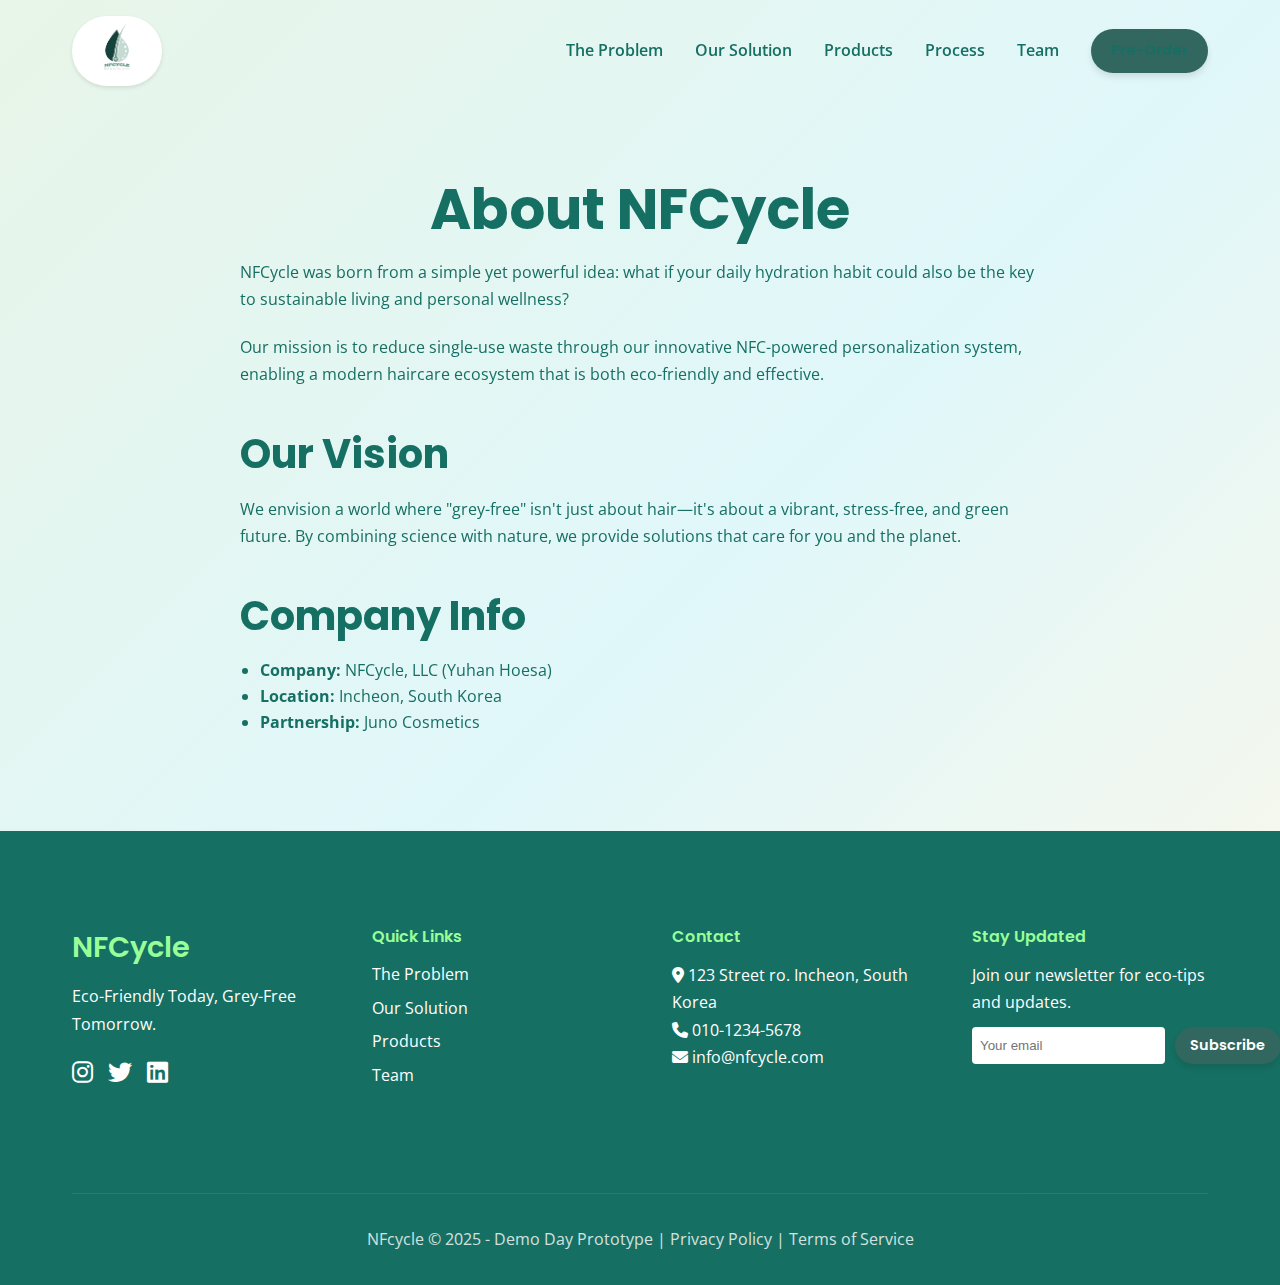
<file: about.html>
<!DOCTYPE html>
<html lang="en">

<head>
    <meta charset="UTF-8">
    <meta name="viewport" content="width=device-width, initial-scale=1.0">
    <title>About Us | NFCycle</title>
    <link rel="preconnect" href="https://fonts.googleapis.com">
    <link rel="preconnect" href="https://fonts.gstatic.com" crossorigin>
    <link
        href="https://fonts.googleapis.com/css2?family=Open+Sans:wght@400;600&family=Poppins:wght@500;600;700&display=swap"
        rel="stylesheet">
    <!-- FontAwesome -->
    <link rel="stylesheet" href="https://cdnjs.cloudflare.com/ajax/libs/font-awesome/6.4.0/css/all.min.css">
    <!-- AOS Animation Library -->
    <link href="https://unpkg.com/aos@2.3.1/dist/aos.css" rel="stylesheet">
    <link rel="stylesheet" href="style.css">
</head>

<body>
    <header>
        <div class="container">
            <nav>
                <a href="index.html" class="logo">
                    <img src="assets/logo.png" alt="NFCycle Logo" style="height: 60px;">
                </a>
                <div class="nav-links" id="navLinks">
                    <a href="index.html#problem">The Problem</a>
                    <a href="index.html#solution">Our Solution</a>
                    <a href="index.html#products">Products</a>
                    <a href="index.html#process">Process</a>
                    <a href="index.html#team">Team</a>
                    <a href="index.html#preorder" class="btn btn-sm">Pre-Order</a>
                </div>
                <div class="hamburger" id="hamburger">
                    <i class="fas fa-bars"></i>
                </div>
            </nav>
        </div>
    </header>

    <section class="section-padding" style="margin-top: 80px;">
        <div class="container">
            <h1 class="text-center" data-aos="fade-up">About NFCycle</h1>
            <div style="max-width: 800px; margin: 0 auto;" data-aos="fade-up" data-aos-delay="100">
                <p style="margin-bottom: 20px;">
                    NFCycle was born from a simple yet powerful idea: what if your daily hydration habit could also be
                    the key to sustainable living and personal wellness?
                </p>
                <p style="margin-bottom: 20px;">
                    Our mission is to reduce single-use waste through our innovative NFC-powered personalization system,
                    enabling a modern haircare ecosystem that is both eco-friendly and effective.
                </p>

                <h2 style="margin-top: 40px;">Our Vision</h2>
                <p>
                    We envision a world where "grey-free" isn't just about hair—it's about a vibrant, stress-free, and
                    green future. By combining science with nature, we provide solutions that care for you and the
                    planet.
                </p>

                <h2 style="margin-top: 40px;">Company Info</h2>
                <ul style="list-style: disc; padding-left: 20px;">
                    <li><strong>Company:</strong> NFCycle, LLC (Yuhan Hoesa)</li>
                    <li><strong>Location:</strong> Incheon, South Korea</li>
                    <li><strong>Partnership:</strong> Juno Cosmetics</li>
                </ul>
            </div>
        </div>
    </section>

    <!-- Footer -->
    <footer>
        <div class="container">
            <div class="footer-content">
                <div class="footer-brand">
                    <h3>NFCycle</h3>
                    <p>Eco-Friendly Today, Grey-Free Tomorrow.</p>
                    <div class="social-links" style="margin-top: 15px;">
                        <a href="#"><i class="fab fa-instagram"></i></a>
                        <a href="#"><i class="fab fa-twitter"></i></a>
                        <a href="#"><i class="fab fa-linkedin"></i></a>
                    </div>
                </div>
                <div class="footer-links">
                    <h4>Quick Links</h4>
                    <ul>
                        <li><a href="index.html#problem">The Problem</a></li>
                        <li><a href="index.html#solution">Our Solution</a></li>
                        <li><a href="index.html#products">Products</a></li>
                        <li><a href="index.html#team">Team</a></li>
                    </ul>
                </div>
                <div class="footer-contact">
                    <h4>Contact</h4>
                    <p><i class="fas fa-map-marker-alt"></i> 123 Street ro. Incheon, South Korea</p>
                    <p><i class="fas fa-phone"></i> 010-1234-5678</p>
                    <p><i class="fas fa-envelope"></i> info@nfcycle.com</p>
                </div>
                <div class="footer-newsletter">
                    <h4>Stay Updated</h4>
                    <p>Join our newsletter for eco-tips and updates.</p>
                    <form style="display: flex; gap: 10px; margin-top: 10px;">
                        <input type="email" placeholder="Your email"
                            style="padding: 8px; border-radius: 4px; border: none; flex: 1;">
                        <button type="submit" class="btn"
                            style="padding: 8px 15px; font-size: 0.9rem;">Subscribe</button>
                    </form>
                </div>
            </div>
            <div class="footer-bottom">
                <p>NFcycle © 2025 - Demo Day Prototype | <a href="#">Privacy Policy</a> | <a href="#">Terms of
                        Service</a></p>
            </div>
        </div>
    </footer>

    <!-- AOS Library -->
    <script src="https://unpkg.com/aos@2.3.1/dist/aos.js"></script>
    <script>
        // Initialize AOS
        AOS.init({
            duration: 800,
            once: true,
            offset: 100
        });

        // Mobile Menu Toggle
        const hamburger = document.getElementById('hamburger');
        const navLinks = document.getElementById('navLinks');

        if (hamburger && navLinks) {
            hamburger.addEventListener('click', () => {
                navLinks.classList.toggle('active');
                hamburger.classList.toggle('active');
            });
        }
    </script>
</body>

</html>
</file>
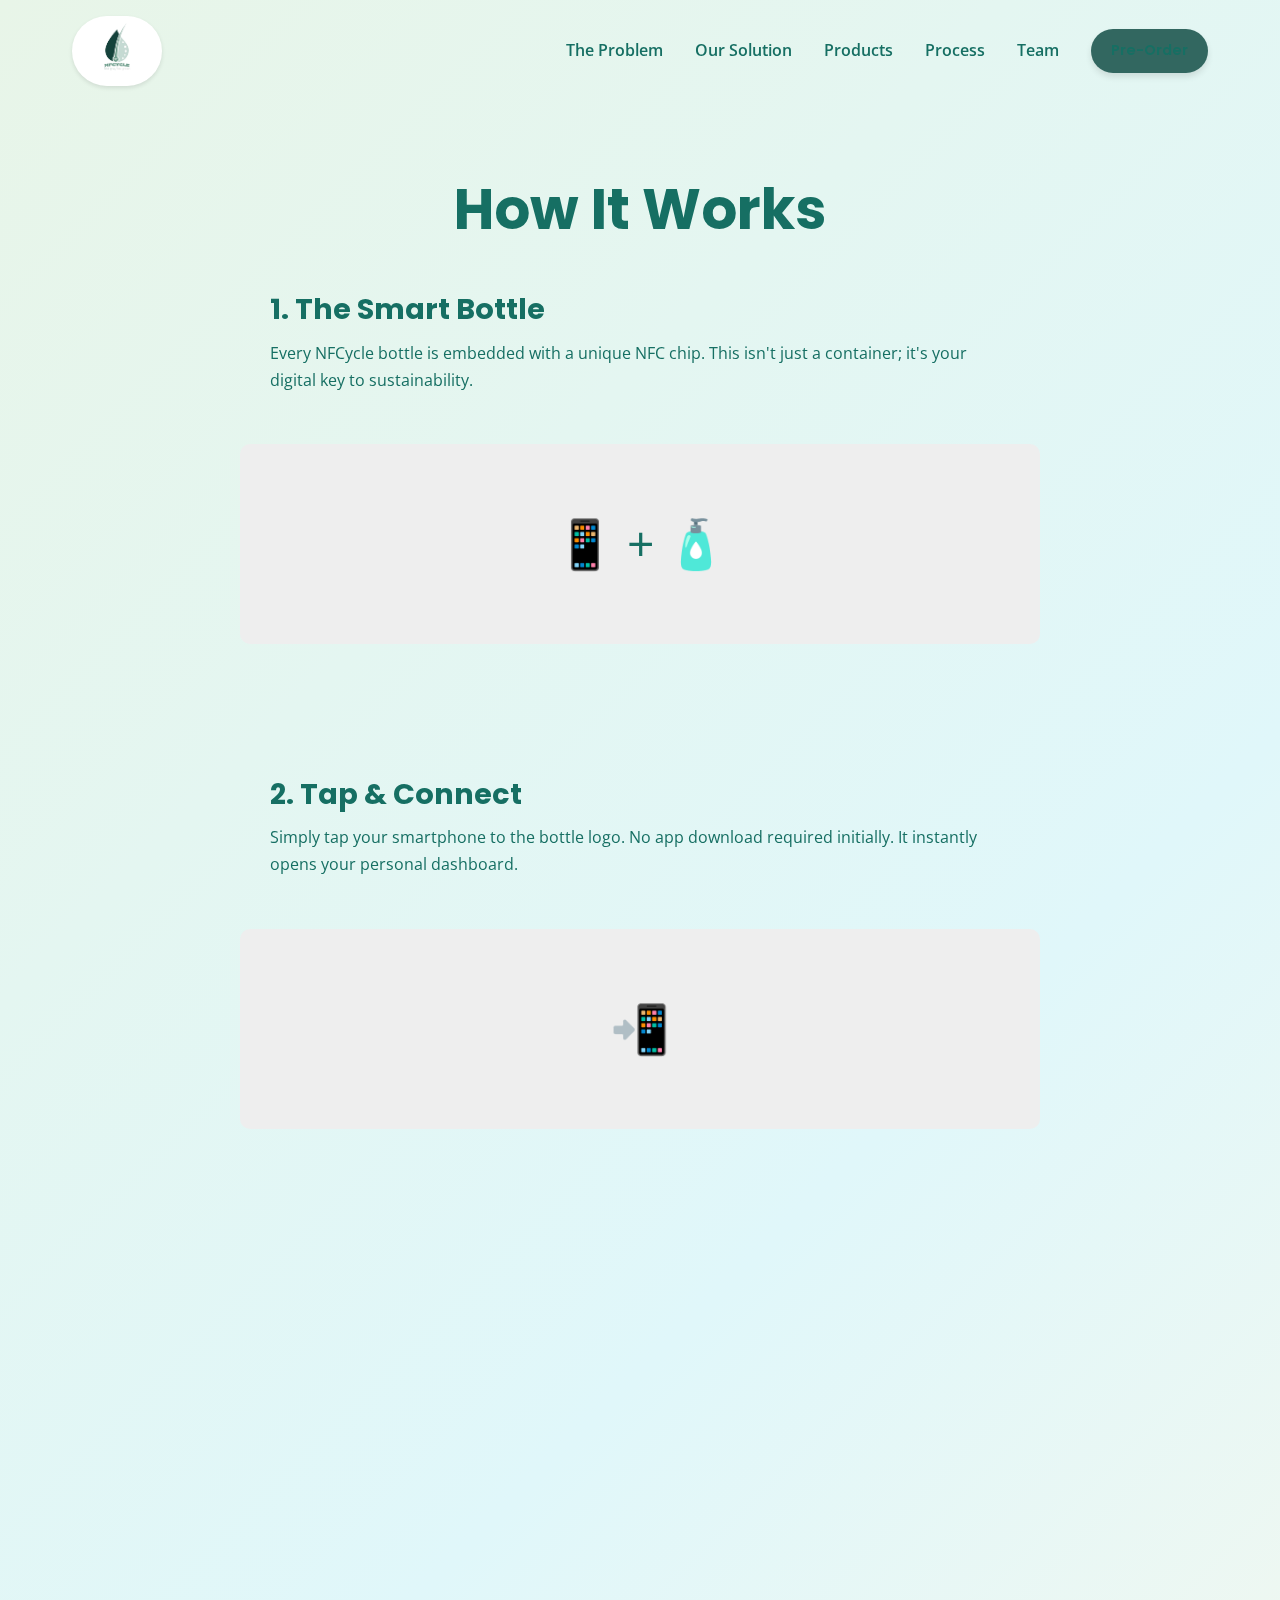
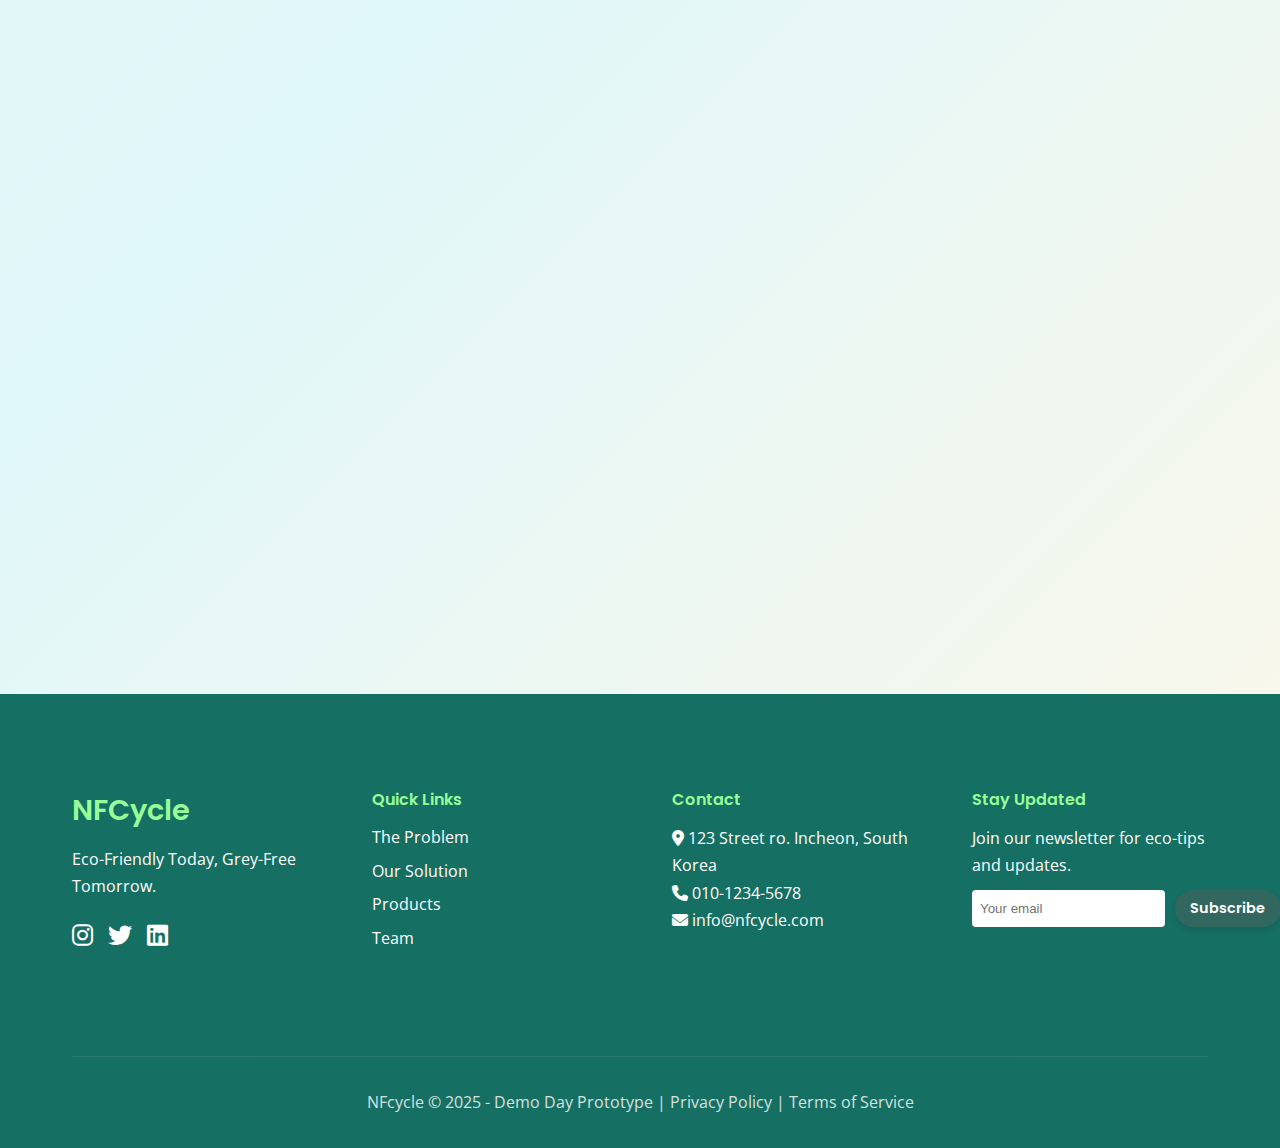
<file: how-it-works.html>
<!DOCTYPE html>
<html lang="en">

<head>
    <meta charset="UTF-8">
    <meta name="viewport" content="width=device-width, initial-scale=1.0">
    <title>How It Works | NFCycle</title>
    <link rel="preconnect" href="https://fonts.googleapis.com">
    <link rel="preconnect" href="https://fonts.gstatic.com" crossorigin>
    <link
        href="https://fonts.googleapis.com/css2?family=Open+Sans:wght@400;600&family=Poppins:wght@500;600;700&display=swap"
        rel="stylesheet">
    <!-- FontAwesome -->
    <link rel="stylesheet" href="https://cdnjs.cloudflare.com/ajax/libs/font-awesome/6.4.0/css/all.min.css">
    <!-- AOS Animation Library -->
    <link href="https://unpkg.com/aos@2.3.1/dist/aos.css" rel="stylesheet">
    <link rel="stylesheet" href="style.css">
</head>

<body>
    <header>
        <div class="container">
            <nav>
                <a href="index.html" class="logo">
                    <img src="assets/logo.png" alt="NFCycle Logo" style="height: 60px;">
                </a>
                <div class="nav-links" id="navLinks">
                    <a href="index.html#problem">The Problem</a>
                    <a href="index.html#solution">Our Solution</a>
                    <a href="index.html#products">Products</a>
                    <a href="index.html#process">Process</a>
                    <a href="index.html#team">Team</a>
                    <a href="index.html#preorder" class="btn btn-sm">Pre-Order</a>
                </div>
                <div class="hamburger" id="hamburger">
                    <i class="fas fa-bars"></i>
                </div>
            </nav>
        </div>
    </header>

    <section class="section-padding" style="margin-top: 80px;">
        <div class="container">
            <h1 class="text-center" data-aos="fade-up">How It Works</h1>
            <div style="max-width: 800px; margin: 0 auto;">

                <div class="product-item" data-aos="fade-up" data-aos-delay="100">
                    <div class="product-info">
                        <h3>1. The Smart Bottle</h3>
                        <p>Every NFCycle bottle is embedded with a unique NFC chip. This isn't just a container; it's
                            your digital key to sustainability.</p>
                    </div>
                    <div class="product-image">
                        <div
                            style="background: #eee; height: 200px; display: flex; align-items: center; justify-content: center; border-radius: 10px;">
                            <span style="font-size: 3rem;">📱 + 🧴</span>
                        </div>
                    </div>
                </div>

                <div class="product-item" data-aos="fade-up" data-aos-delay="200">
                    <div class="product-info">
                        <h3>2. Tap & Connect</h3>
                        <p>Simply tap your smartphone to the bottle logo. No app download required initially. It
                            instantly opens your personal dashboard.</p>
                    </div>
                    <div class="product-image">
                        <div
                            style="background: #eee; height: 200px; display: flex; align-items: center; justify-content: center; border-radius: 10px;">
                            <span style="font-size: 3rem;">📲</span>
                        </div>
                    </div>
                </div>

                <div class="product-item" data-aos="fade-up" data-aos-delay="300">
                    <div class="product-info">
                        <h3>3. Track & Refill</h3>
                        <p>Monitor your usage, earn eco-points for every refill, and order new product cartridges
                            directly through the interface.</p>
                    </div>
                    <div class="product-image">
                        <div
                            style="background: #eee; height: 200px; display: flex; align-items: center; justify-content: center; border-radius: 10px;">
                            <span style="font-size: 3rem;">📊</span>
                        </div>
                    </div>
                </div>

                <div class="product-item" data-aos="fade-up" data-aos-delay="400">
                    <div class="product-info">
                        <h3>4. Closed Loop</h3>
                        <p>When your bottle reaches the end of its life, return it to us. We recycle the materials 100%,
                            and you get a discount on your next upgrade.</p>
                    </div>
                    <div class="product-image">
                        <div
                            style="background: #eee; height: 200px; display: flex; align-items: center; justify-content: center; border-radius: 10px;">
                            <span style="font-size: 3rem;">♻️</span>
                        </div>
                    </div>
                </div>

            </div>
        </div>
    </section>

    <!-- Footer -->
    <footer>
        <div class="container">
            <div class="footer-content">
                <div class="footer-brand">
                    <h3>NFCycle</h3>
                    <p>Eco-Friendly Today, Grey-Free Tomorrow.</p>
                    <div class="social-links" style="margin-top: 15px;">
                        <a href="#"><i class="fab fa-instagram"></i></a>
                        <a href="#"><i class="fab fa-twitter"></i></a>
                        <a href="#"><i class="fab fa-linkedin"></i></a>
                    </div>
                </div>
                <div class="footer-links">
                    <h4>Quick Links</h4>
                    <ul>
                        <li><a href="index.html#problem">The Problem</a></li>
                        <li><a href="index.html#solution">Our Solution</a></li>
                        <li><a href="index.html#products">Products</a></li>
                        <li><a href="index.html#team">Team</a></li>
                    </ul>
                </div>
                <div class="footer-contact">
                    <h4>Contact</h4>
                    <p><i class="fas fa-map-marker-alt"></i> 123 Street ro. Incheon, South Korea</p>
                    <p><i class="fas fa-phone"></i> 010-1234-5678</p>
                    <p><i class="fas fa-envelope"></i> info@nfcycle.com</p>
                </div>
                <div class="footer-newsletter">
                    <h4>Stay Updated</h4>
                    <p>Join our newsletter for eco-tips and updates.</p>
                    <form style="display: flex; gap: 10px; margin-top: 10px;">
                        <input type="email" placeholder="Your email"
                            style="padding: 8px; border-radius: 4px; border: none; flex: 1;">
                        <button type="submit" class="btn"
                            style="padding: 8px 15px; font-size: 0.9rem;">Subscribe</button>
                    </form>
                </div>
            </div>
            <div class="footer-bottom">
                <p>NFcycle © 2025 - Demo Day Prototype | <a href="#">Privacy Policy</a> | <a href="#">Terms of
                        Service</a></p>
            </div>
        </div>
    </footer>

    <!-- AOS Library -->
    <script src="https://unpkg.com/aos@2.3.1/dist/aos.js"></script>
    <script>
        // Initialize AOS
        AOS.init({
            duration: 800,
            once: true,
            offset: 100
        });

        // Mobile Menu Toggle
        const hamburger = document.getElementById('hamburger');
        const navLinks = document.getElementById('navLinks');

        if (hamburger && navLinks) {
            hamburger.addEventListener('click', () => {
                navLinks.classList.toggle('active');
                hamburger.classList.toggle('active');
            });
        }
    </script>
</body>

</html>
</file>
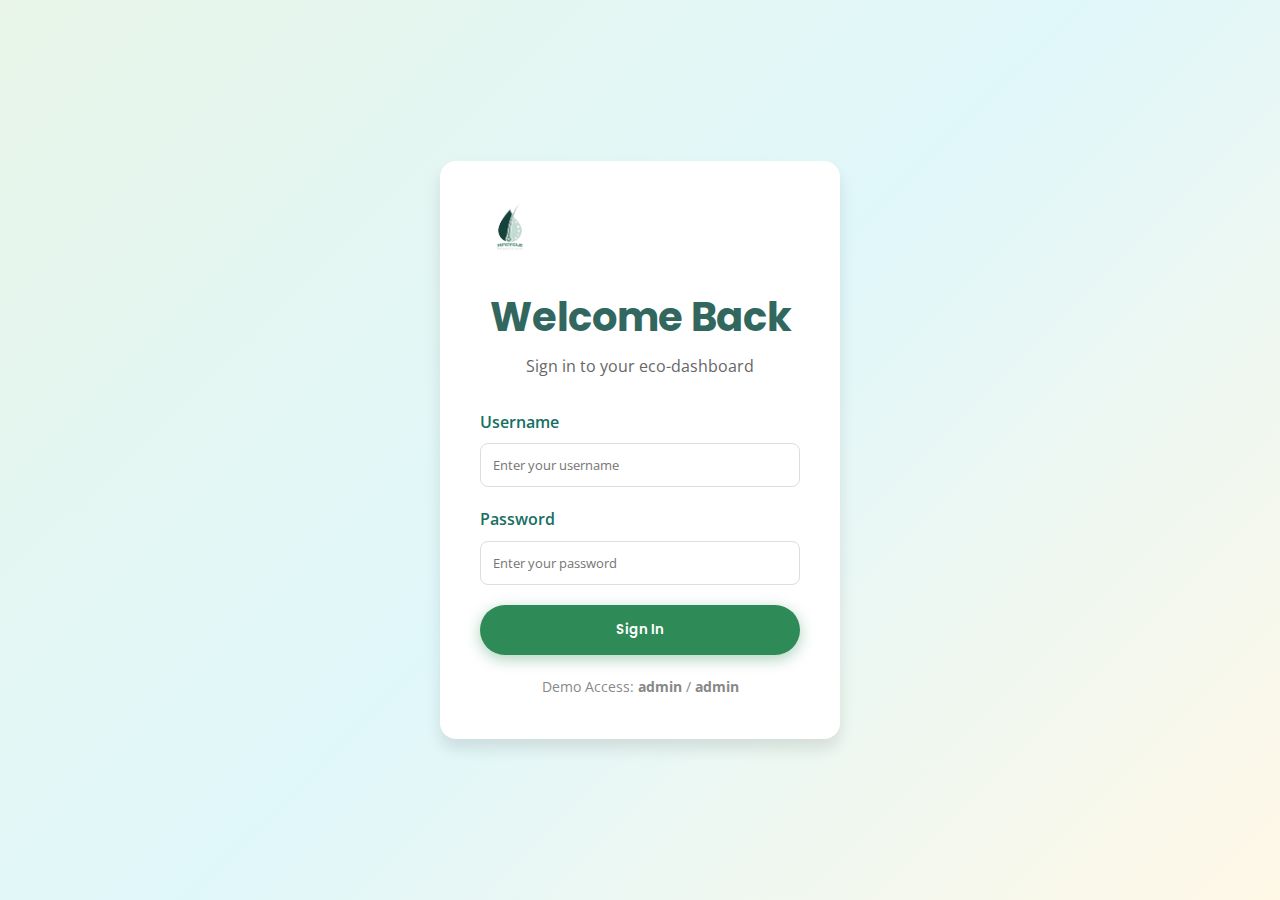
<file: login.html>
<!DOCTYPE html>
<html lang="en">

<head>
    <meta charset="UTF-8">
    <meta name="viewport" content="width=device-width, initial-scale=1.0">
    <title>Login | NFCycle</title>
    <link rel="icon" type="image/png" href="assets/images/logo.png">
    <link rel="preconnect" href="https://fonts.googleapis.com">
    <link rel="preconnect" href="https://fonts.gstatic.com" crossorigin>
    <link
        href="https://fonts.googleapis.com/css2?family=Open+Sans:wght@400;600&family=Poppins:wght@500;600;700&display=swap"
        rel="stylesheet">
    <link rel="stylesheet" href="https://cdnjs.cloudflare.com/ajax/libs/font-awesome/6.4.0/css/all.min.css">
    <link rel="stylesheet" href="style.css">
    <style>
        body {
            background-color: #f8fbf8;
            display: flex;
            justify-content: center;
            align-items: center;
            min-height: 100vh;
            margin: 0;
        }

        .auth-container {
            background: white;
            padding: 40px;
            border-radius: var(--radius-lg);
            box-shadow: var(--shadow-lg);
            width: 100%;
            max-width: 400px;
            text-align: center;
        }

        .auth-logo {
            margin-bottom: 30px;
        }

        .auth-logo img {
            height: 60px;
        }

        .form-group {
            margin-bottom: 20px;
            text-align: left;
        }

        .form-group label {
            display: block;
            margin-bottom: 8px;
            font-weight: 600;
            color: var(--color-text-dark);
        }

        .form-group input {
            width: 100%;
            padding: 12px;
            border: 1px solid #ddd;
            border-radius: var(--radius-md);
            font-family: inherit;
            transition: border-color 0.3s;
        }

        .form-group input:focus {
            outline: none;
            border-color: var(--color-primary);
        }

        .btn-block {
            width: 100%;
            margin-top: 10px;
        }

        .error-message {
            color: #dc3545;
            font-size: 0.9rem;
            margin-top: 15px;
            display: none;
        }
    </style>
</head>

<body>

    <div class="auth-container">
        <div class="auth-logo">
            <a href="index.html">
                <img src="assets/images/logo.png" alt="NFCycle Logo">
            </a>
        </div>
        <h2 style="margin-bottom: 10px; color: var(--color-primary);">Welcome Back</h2>
        <p style="margin-bottom: 30px; color: #666;">Sign in to your eco-dashboard</p>

        <form id="loginForm" onsubmit="handleLogin(event)">
            <div class="form-group">
                <label for="username">Username</label>
                <input type="text" id="username" name="username" placeholder="Enter your username" required>
            </div>
            <div class="form-group">
                <label for="password">Password</label>
                <input type="password" id="password" name="password" placeholder="Enter your password" required>
            </div>
            <button type="submit" class="btn btn-primary btn-block">Sign In</button>
            <p class="error-message" id="errorMessage">Invalid username or password.</p>
        </form>
        <p style="margin-top: 20px; font-size: 0.9rem; color: #888;">
            Demo Access: <strong>admin</strong> / <strong>admin</strong>
        </p>
    </div>

    <script>
        function handleLogin(event) {
            event.preventDefault();
            const username = document.getElementById('username').value;
            const password = document.getElementById('password').value;
            const errorMessage = document.getElementById('errorMessage');

            if (username === 'admin' && password === 'admin') {
                // Successful login
                window.location.href = 'user-dashboard.html';
            } else {
                // Failed login
                errorMessage.style.display = 'block';
            }
        }
    </script>
</body>

</html>
</file>
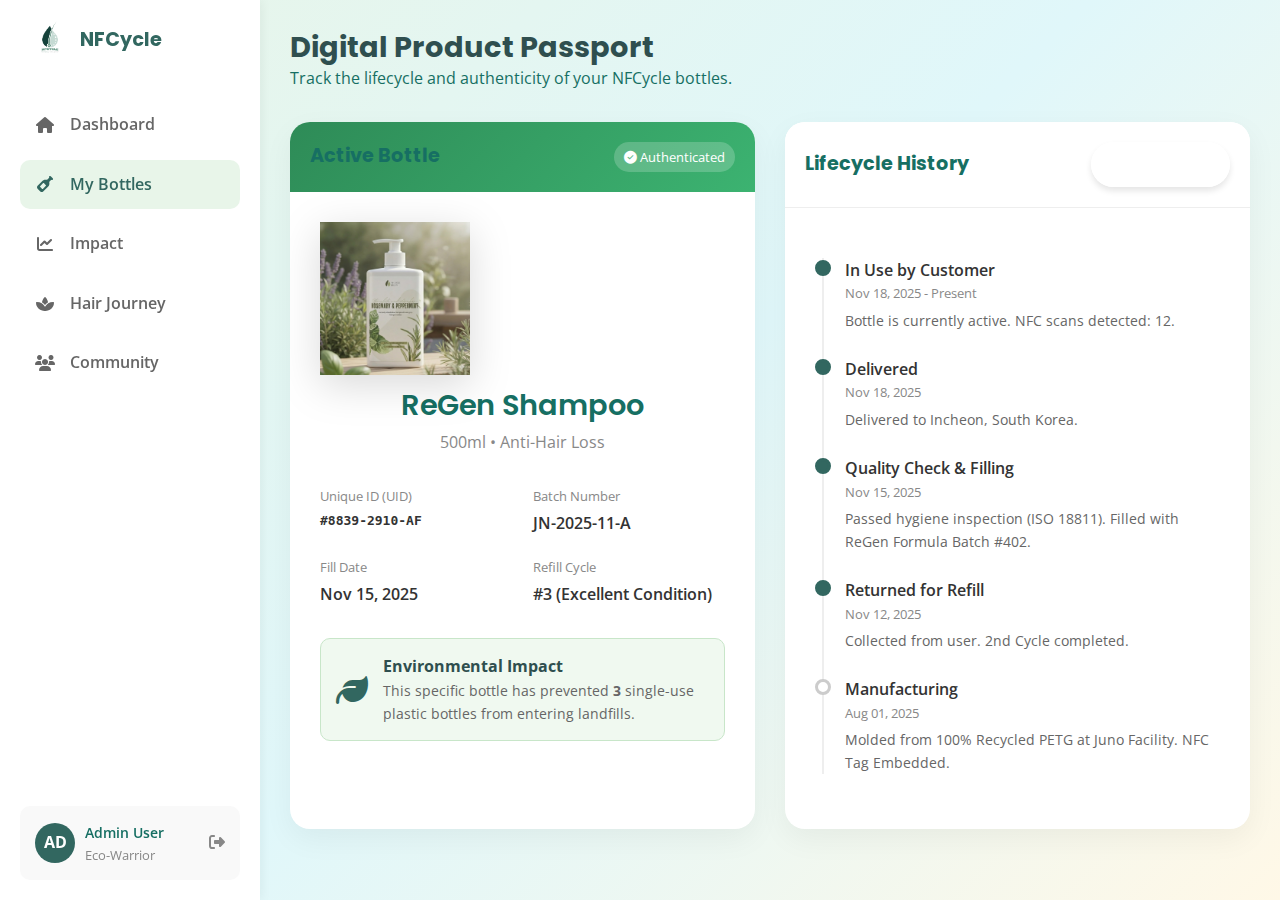
<file: my-bottles.html>
<!DOCTYPE html>
<html lang="en">

<head>
    <meta charset="UTF-8">
    <meta name="viewport" content="width=device-width, initial-scale=1.0">
    <title>My Bottles | NFCycle</title>
    <link rel="icon" type="image/png" href="assets/images/logo.png">
    <link rel="preconnect" href="https://fonts.googleapis.com">
    <link rel="preconnect" href="https://fonts.gstatic.com" crossorigin>
    <link
        href="https://fonts.googleapis.com/css2?family=Open+Sans:wght@400;600&family=Poppins:wght@500;600;700&display=swap"
        rel="stylesheet">
    <link rel="stylesheet" href="https://cdnjs.cloudflare.com/ajax/libs/font-awesome/6.4.0/css/all.min.css">
    <link rel="stylesheet" href="style.css">
    <style>
        body {
            background-color: #f4f7f4;
            display: flex;
            min-height: 100vh;
            margin: 0;
            font-family: 'Open Sans', sans-serif;
        }

        /* Sidebar Styles (Copied for consistency) */
        .sidebar {
            width: 260px;
            background-color: white;
            box-shadow: 2px 0 10px rgba(0, 0, 0, 0.05);
            padding: 20px;
            display: flex;
            flex-direction: column;
            position: fixed;
            height: 100vh;
            z-index: 100;
        }

        .sidebar-logo {
            display: flex;
            align-items: center;
            gap: 10px;
            margin-bottom: 40px;
            padding-left: 10px;
        }

        .sidebar-logo img {
            height: 40px;
        }

        .sidebar-logo span {
            font-family: 'Poppins', sans-serif;
            font-weight: 700;
            font-size: 1.2rem;
            color: var(--color-primary);
        }

        .nav-menu {
            list-style: none;
            padding: 0;
            flex-grow: 1;
        }

        .nav-item {
            margin-bottom: 10px;
        }

        .nav-link {
            display: flex;
            align-items: center;
            gap: 15px;
            padding: 12px 15px;
            color: #666;
            text-decoration: none;
            border-radius: 10px;
            transition: all 0.3s;
            font-weight: 600;
        }

        .nav-link:hover,
        .nav-link.active {
            background-color: #e8f5e9;
            color: var(--color-primary);
        }

        .nav-link i {
            width: 20px;
            text-align: center;
        }

        .user-mini-profile {
            display: flex;
            align-items: center;
            gap: 10px;
            padding: 15px;
            background-color: #f9f9f9;
            border-radius: 10px;
            margin-top: auto;
        }

        .user-avatar {
            width: 40px;
            height: 40px;
            border-radius: 50%;
            background-color: var(--color-primary);
            color: white;
            display: flex;
            justify-content: center;
            align-items: center;
            font-weight: bold;
        }

        /* Main Content Styles */
        .main-content {
            flex-grow: 1;
            margin-left: 260px;
            padding: 30px;
        }

        .header-bar {
            display: flex;
            justify-content: space-between;
            align-items: center;
            margin-bottom: 30px;
        }

        .header-title h1 {
            margin: 0;
            font-size: 1.8rem;
            color: #2F4F4F;
        }

        /* Digital Passport Styles */
        .passport-grid {
            display: grid;
            grid-template-columns: 1fr 1fr;
            gap: 30px;
        }

        .passport-card {
            background: white;
            border-radius: 20px;
            overflow: hidden;
            box-shadow: 0 10px 30px rgba(0, 0, 0, 0.05);
            position: relative;
        }

        .passport-header {
            background: linear-gradient(135deg, #2E8B57, #3CB371);
            padding: 20px;
            color: white;
            display: flex;
            justify-content: space-between;
            align-items: center;
        }

        .passport-header h2 {
            margin: 0;
            font-size: 1.2rem;
            font-family: 'Poppins', sans-serif;
        }

        .passport-body {
            padding: 30px;
        }

        .bottle-visual {
            text-align: center;
            margin-bottom: 30px;
        }

        .bottle-visual img {
            max-width: 150px;
            filter: drop-shadow(0 10px 20px rgba(0, 0, 0, 0.15));
        }

        .bottle-details {
            display: grid;
            grid-template-columns: 1fr 1fr;
            gap: 20px;
            margin-bottom: 30px;
        }

        .detail-item label {
            display: block;
            font-size: 0.8rem;
            color: #888;
            margin-bottom: 5px;
        }

        .detail-item div {
            font-weight: 600;
            color: #333;
        }

        .lifecycle-timeline {
            position: relative;
            padding-left: 30px;
            margin-top: 20px;
        }

        .lifecycle-timeline::before {
            content: '';
            position: absolute;
            left: 7px;
            top: 0;
            bottom: 0;
            width: 2px;
            background: #eee;
        }

        .lifecycle-event {
            position: relative;
            margin-bottom: 25px;
        }

        .event-dot {
            position: absolute;
            left: -30px;
            width: 16px;
            height: 16px;
            background: white;
            border: 3px solid #ccc;
            border-radius: 50%;
            top: 2px;
        }

        .lifecycle-event.active .event-dot {
            border-color: var(--color-primary);
            background: var(--color-primary);
        }

        .event-title {
            font-weight: 600;
            color: #333;
        }

        .event-date {
            font-size: 0.8rem;
            color: #888;
        }

        .event-desc {
            font-size: 0.9rem;
            color: #666;
            margin-top: 5px;
        }

        .impact-badge {
            background: #f0f9f0;
            border: 1px solid #c8e6c9;
            border-radius: 10px;
            padding: 15px;
            display: flex;
            align-items: center;
            gap: 15px;
            margin-top: 20px;
        }

        .impact-icon {
            font-size: 2rem;
            color: var(--color-primary);
        }

        @media (max-width: 1024px) {
            .passport-grid {
                grid-template-columns: 1fr;
            }

            .sidebar {
                width: 70px;
                padding: 20px 10px;
            }

            .sidebar-logo span,
            .nav-link span,
            .user-mini-profile div {
                display: none;
            }

            .nav-link {
                justify-content: center;
                padding: 15px;
            }

            .main-content {
                margin-left: 70px;
            }
        }
    </style>
</head>

<body>

    <!-- Sidebar -->
    <aside class="sidebar">
        <div class="sidebar-logo">
            <img src="assets/images/logo.png" alt="NFCycle">
            <span>NFCycle</span>
        </div>

        <ul class="nav-menu">
            <li class="nav-item">
                <a href="user-dashboard.html" class="nav-link">
                    <i class="fas fa-home"></i>
                    <span>Dashboard</span>
                </a>
            </li>
            <li class="nav-item">
                <a href="#" class="nav-link active">
                    <i class="fas fa-wine-bottle"></i>
                    <span>My Bottles</span>
                </a>
            </li>
            <li class="nav-item">
                <a href="#" class="nav-link" onclick="alert('Impact tracking coming soon!')">
                    <i class="fas fa-chart-line"></i>
                    <span>Impact</span>
                </a>
            </li>
            <li class="nav-item">
                <a href="#" class="nav-link" onclick="alert('Hair Journey features coming soon!')">
                    <i class="fas fa-spa"></i>
                    <span>Hair Journey</span>
                </a>
            </li>
            <li class="nav-item">
                <a href="#" class="nav-link" onclick="alert('Community features coming soon!')">
                    <i class="fas fa-users"></i>
                    <span>Community</span>
                </a>
            </li>
        </ul>

        <div class="user-mini-profile">
            <div class="user-avatar">AD</div>
            <div>
                <div style="font-weight: 600; font-size: 0.9rem;">Admin User</div>
                <div style="font-size: 0.8rem; color: #888;">Eco-Warrior</div>
            </div>
            <a href="login.html" style="margin-left: auto; color: #888;"><i class="fas fa-sign-out-alt"></i></a>
        </div>
    </aside>

    <!-- Main Content -->
    <main class="main-content">
        <div class="header-bar">
            <div class="header-title">
                <h1>Digital Product Passport</h1>
                <p>Track the lifecycle and authenticity of your NFCycle bottles.</p>
            </div>
        </div>

        <div class="passport-grid">
            <!-- Active Bottle Card -->
            <div class="passport-card">
                <div class="passport-header">
                    <h2>Active Bottle</h2>
                    <span
                        style="background: rgba(255,255,255,0.2); padding: 5px 10px; border-radius: 20px; font-size: 0.8rem;">
                        <i class="fas fa-check-circle"></i> Authenticated
                    </span>
                </div>
                <div class="passport-body">
                    <div class="bottle-visual">
                        <img src="assets/images/products/regen.jpg" alt="ReGen Bottle">
                        <h3 style="margin: 10px 0 5px;">ReGen Shampoo</h3>
                        <div style="color: #888;">500ml • Anti-Hair Loss</div>
                    </div>

                    <div class="bottle-details">
                        <div class="detail-item">
                            <label>Unique ID (UID)</label>
                            <div style="font-family: monospace;">#8839-2910-AF</div>
                        </div>
                        <div class="detail-item">
                            <label>Batch Number</label>
                            <div>JN-2025-11-A</div>
                        </div>
                        <div class="detail-item">
                            <label>Fill Date</label>
                            <div>Nov 15, 2025</div>
                        </div>
                        <div class="detail-item">
                            <label>Refill Cycle</label>
                            <div>#3 (Excellent Condition)</div>
                        </div>
                    </div>

                    <div class="impact-badge">
                        <i class="fas fa-leaf impact-icon"></i>
                        <div>
                            <div style="font-weight: 700; color: #2F4F4F;">Environmental Impact</div>
                            <div style="font-size: 0.9rem; color: #666;">This specific bottle has prevented
                                <strong>3</strong> single-use plastic bottles from entering landfills.
                            </div>
                        </div>
                    </div>
                </div>
            </div>

            <!-- Lifecycle Timeline -->
            <div class="passport-card">
                <div class="passport-header" style="background: white; color: #333; border-bottom: 1px solid #eee;">
                    <h2>Lifecycle History</h2>
                    <button class="btn btn-sm btn-outline">View Full Log</button>
                </div>
                <div class="passport-body">
                    <div class="lifecycle-timeline">
                        <div class="lifecycle-event active">
                            <div class="event-dot"></div>
                            <div class="event-title">In Use by Customer</div>
                            <div class="event-date">Nov 18, 2025 - Present</div>
                            <div class="event-desc">Bottle is currently active. NFC scans detected: 12.</div>
                        </div>

                        <div class="lifecycle-event active">
                            <div class="event-dot"></div>
                            <div class="event-title">Delivered</div>
                            <div class="event-date">Nov 18, 2025</div>
                            <div class="event-desc">Delivered to Incheon, South Korea.</div>
                        </div>

                        <div class="lifecycle-event active">
                            <div class="event-dot"></div>
                            <div class="event-title">Quality Check & Filling</div>
                            <div class="event-date">Nov 15, 2025</div>
                            <div class="event-desc">Passed hygiene inspection (ISO 18811). Filled with ReGen Formula
                                Batch #402.</div>
                        </div>

                        <div class="lifecycle-event active">
                            <div class="event-dot"></div>
                            <div class="event-title">Returned for Refill</div>
                            <div class="event-date">Nov 12, 2025</div>
                            <div class="event-desc">Collected from user. 2nd Cycle completed.</div>
                        </div>

                        <div class="lifecycle-event">
                            <div class="event-dot"></div>
                            <div class="event-title">Manufacturing</div>
                            <div class="event-date">Aug 01, 2025</div>
                            <div class="event-desc">Molded from 100% Recycled PETG at Juno Facility. NFC Tag Embedded.
                            </div>
                        </div>
                    </div>
                </div>
            </div>
        </div>
    </main>

</body>

</html>
</file>
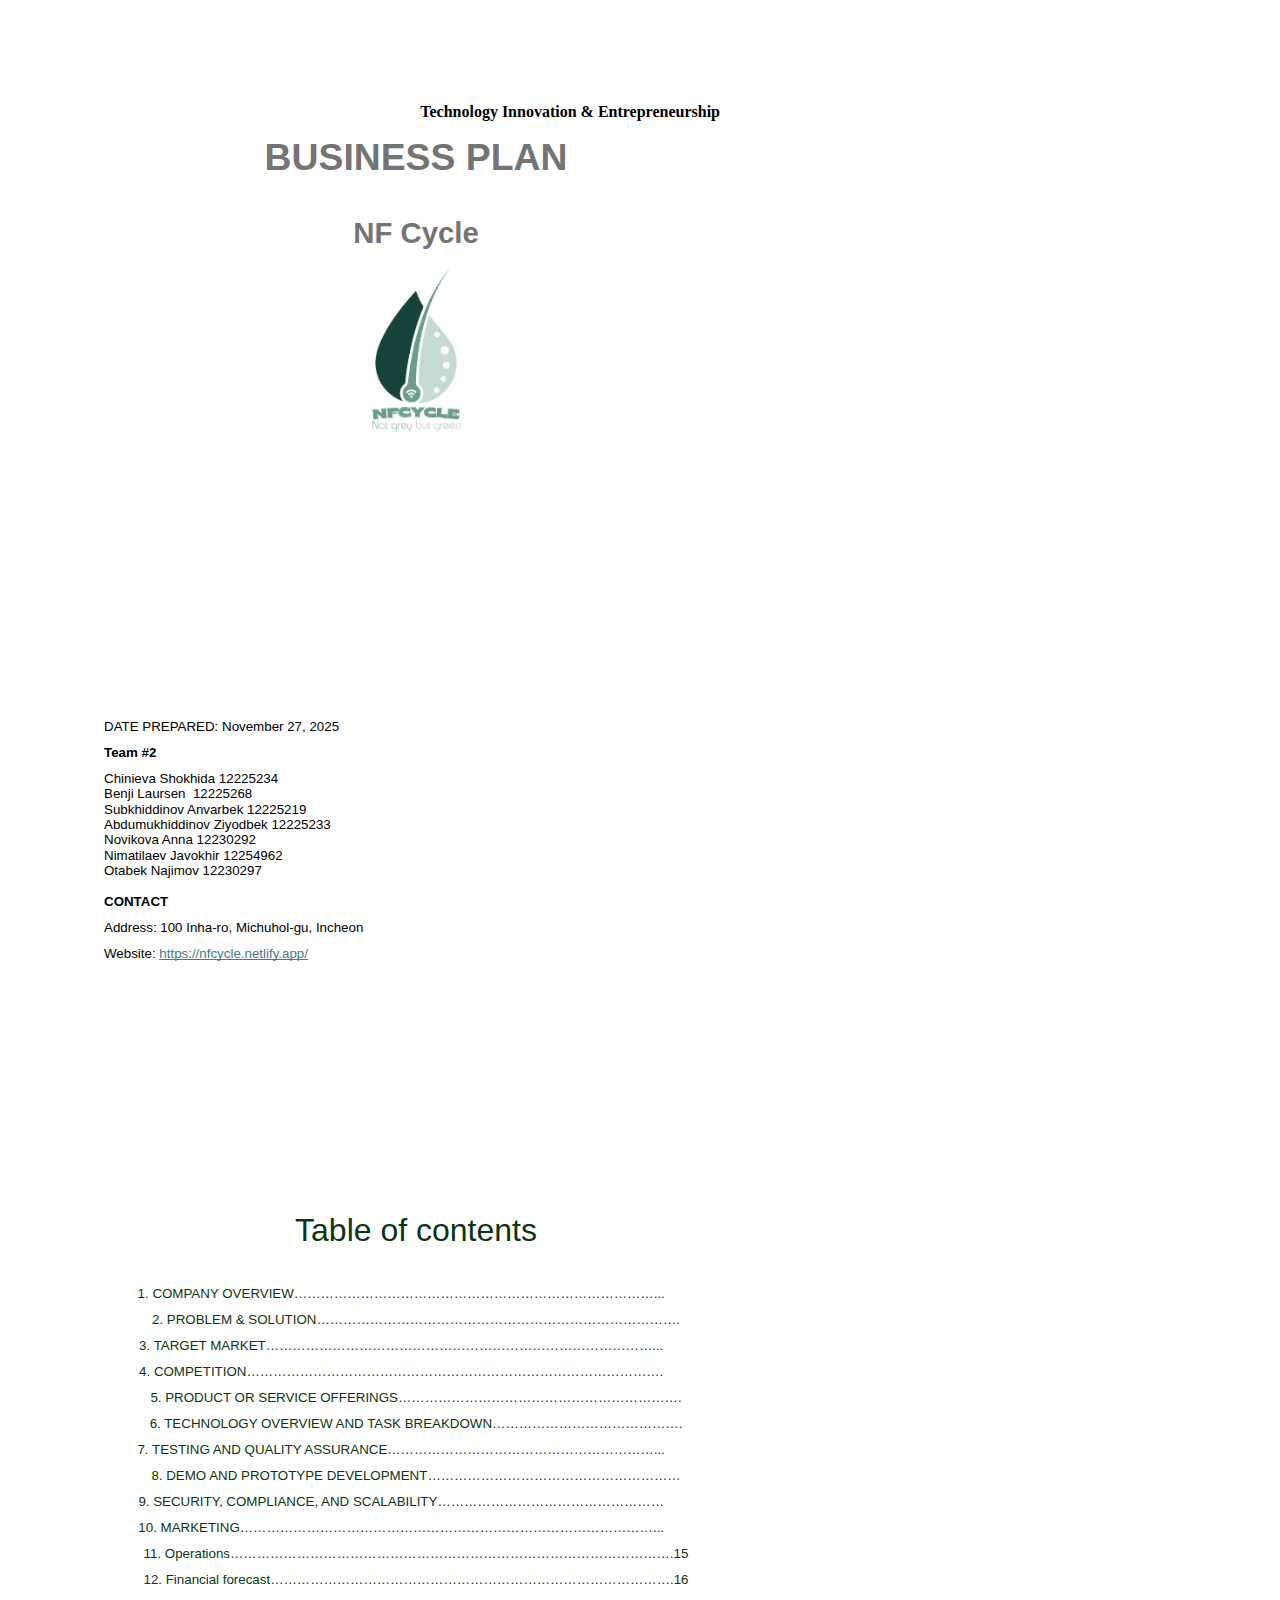
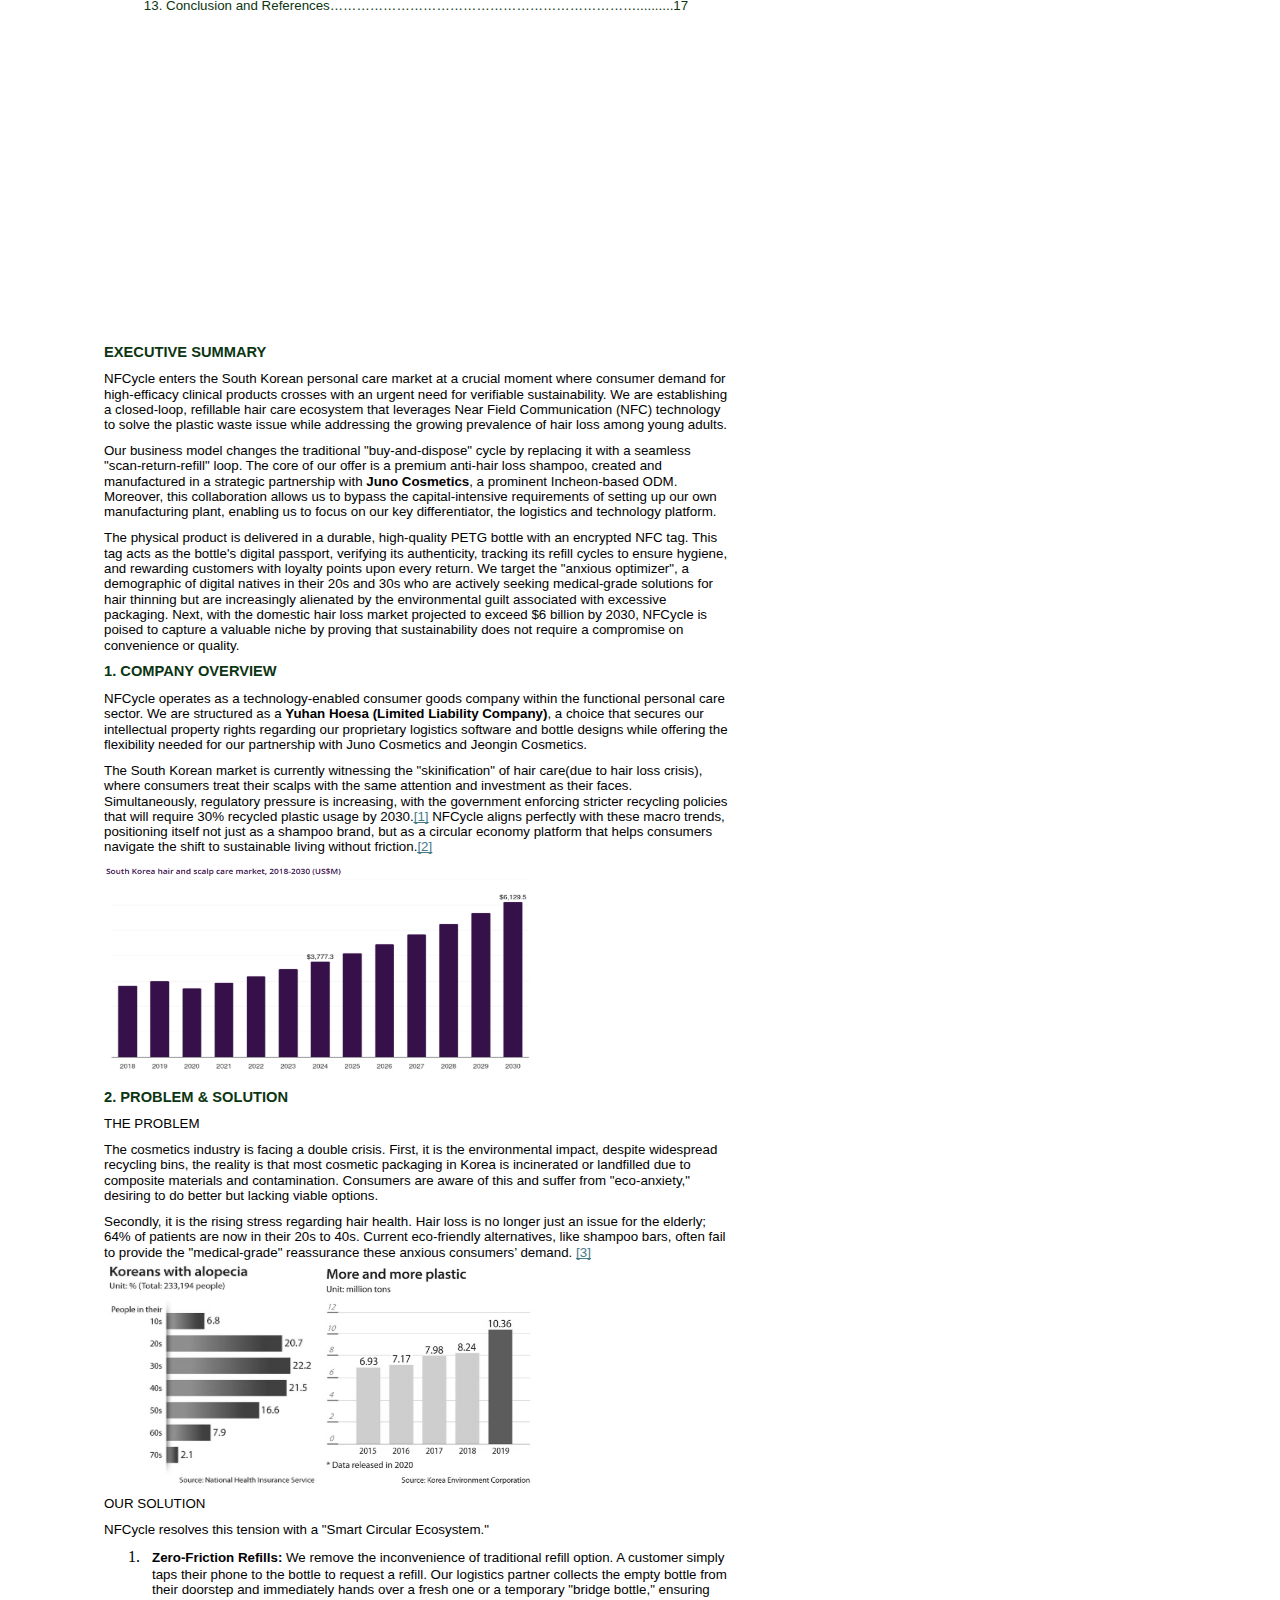
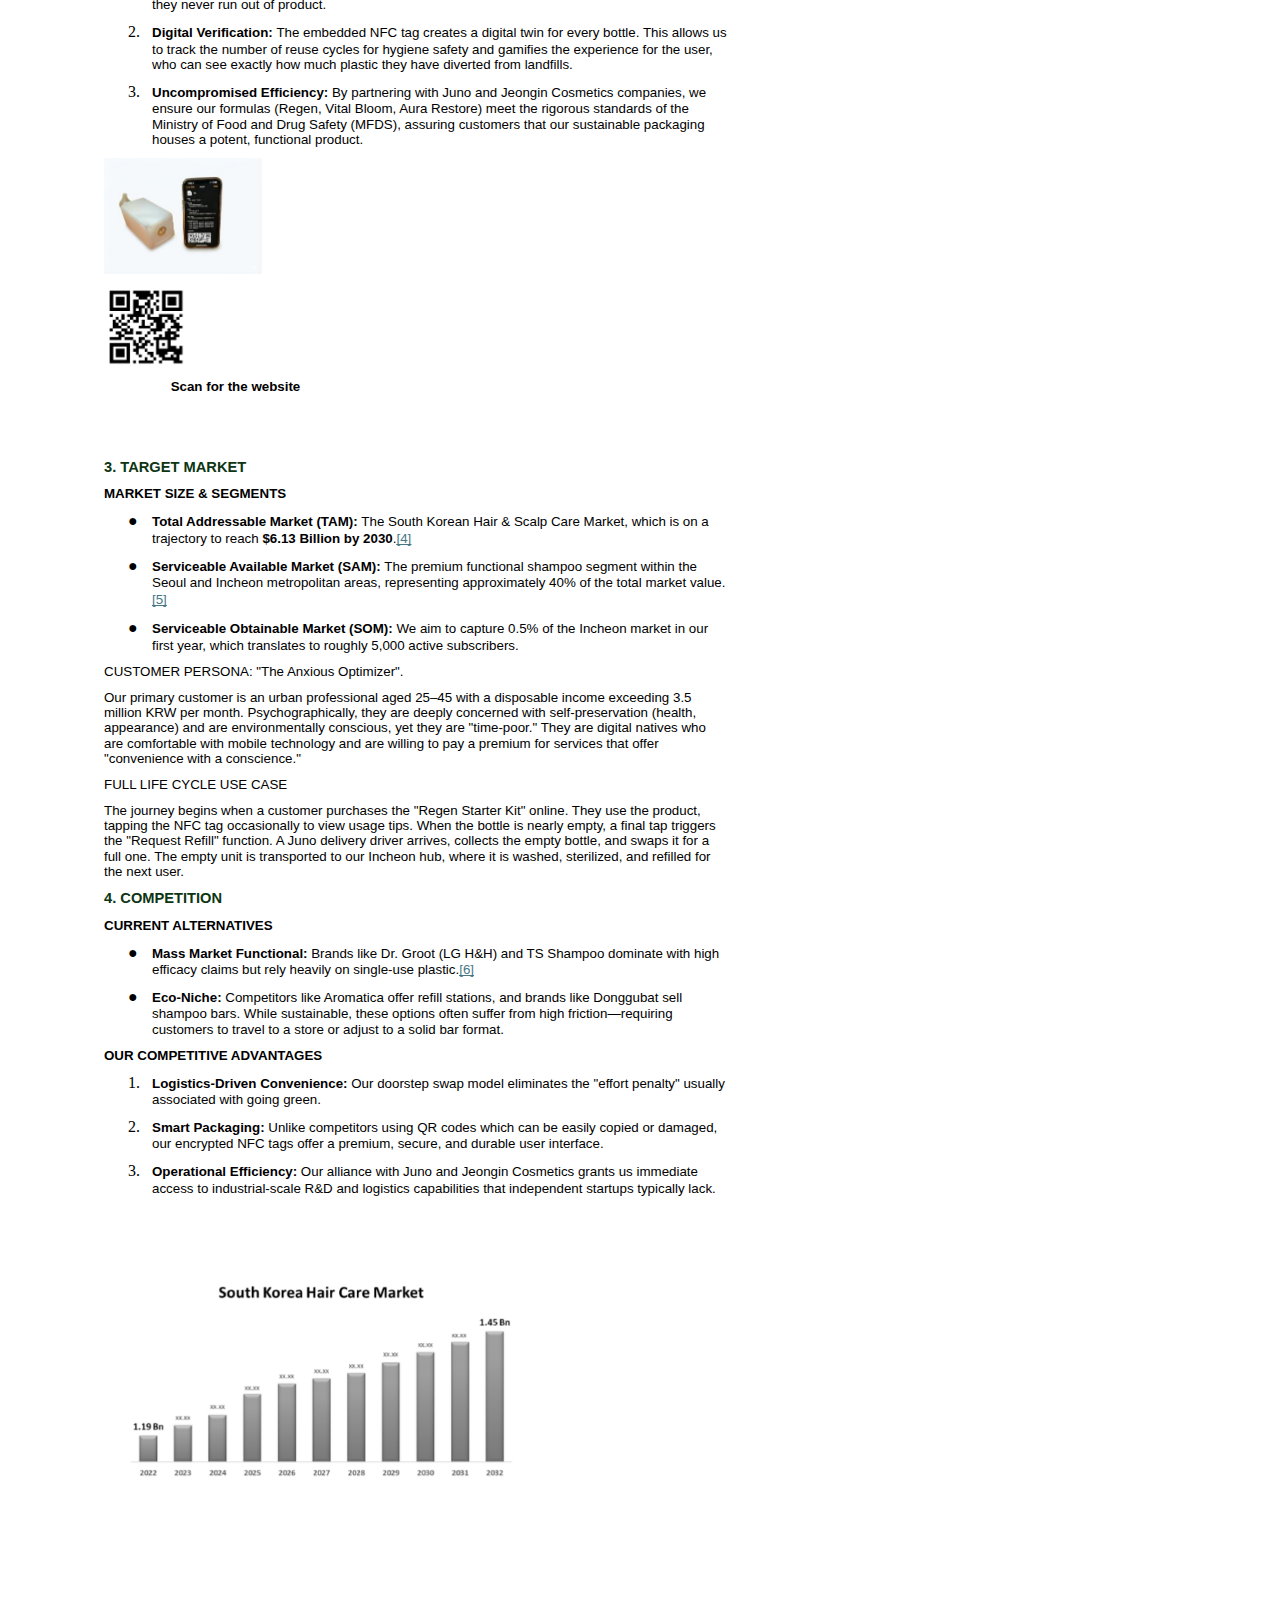
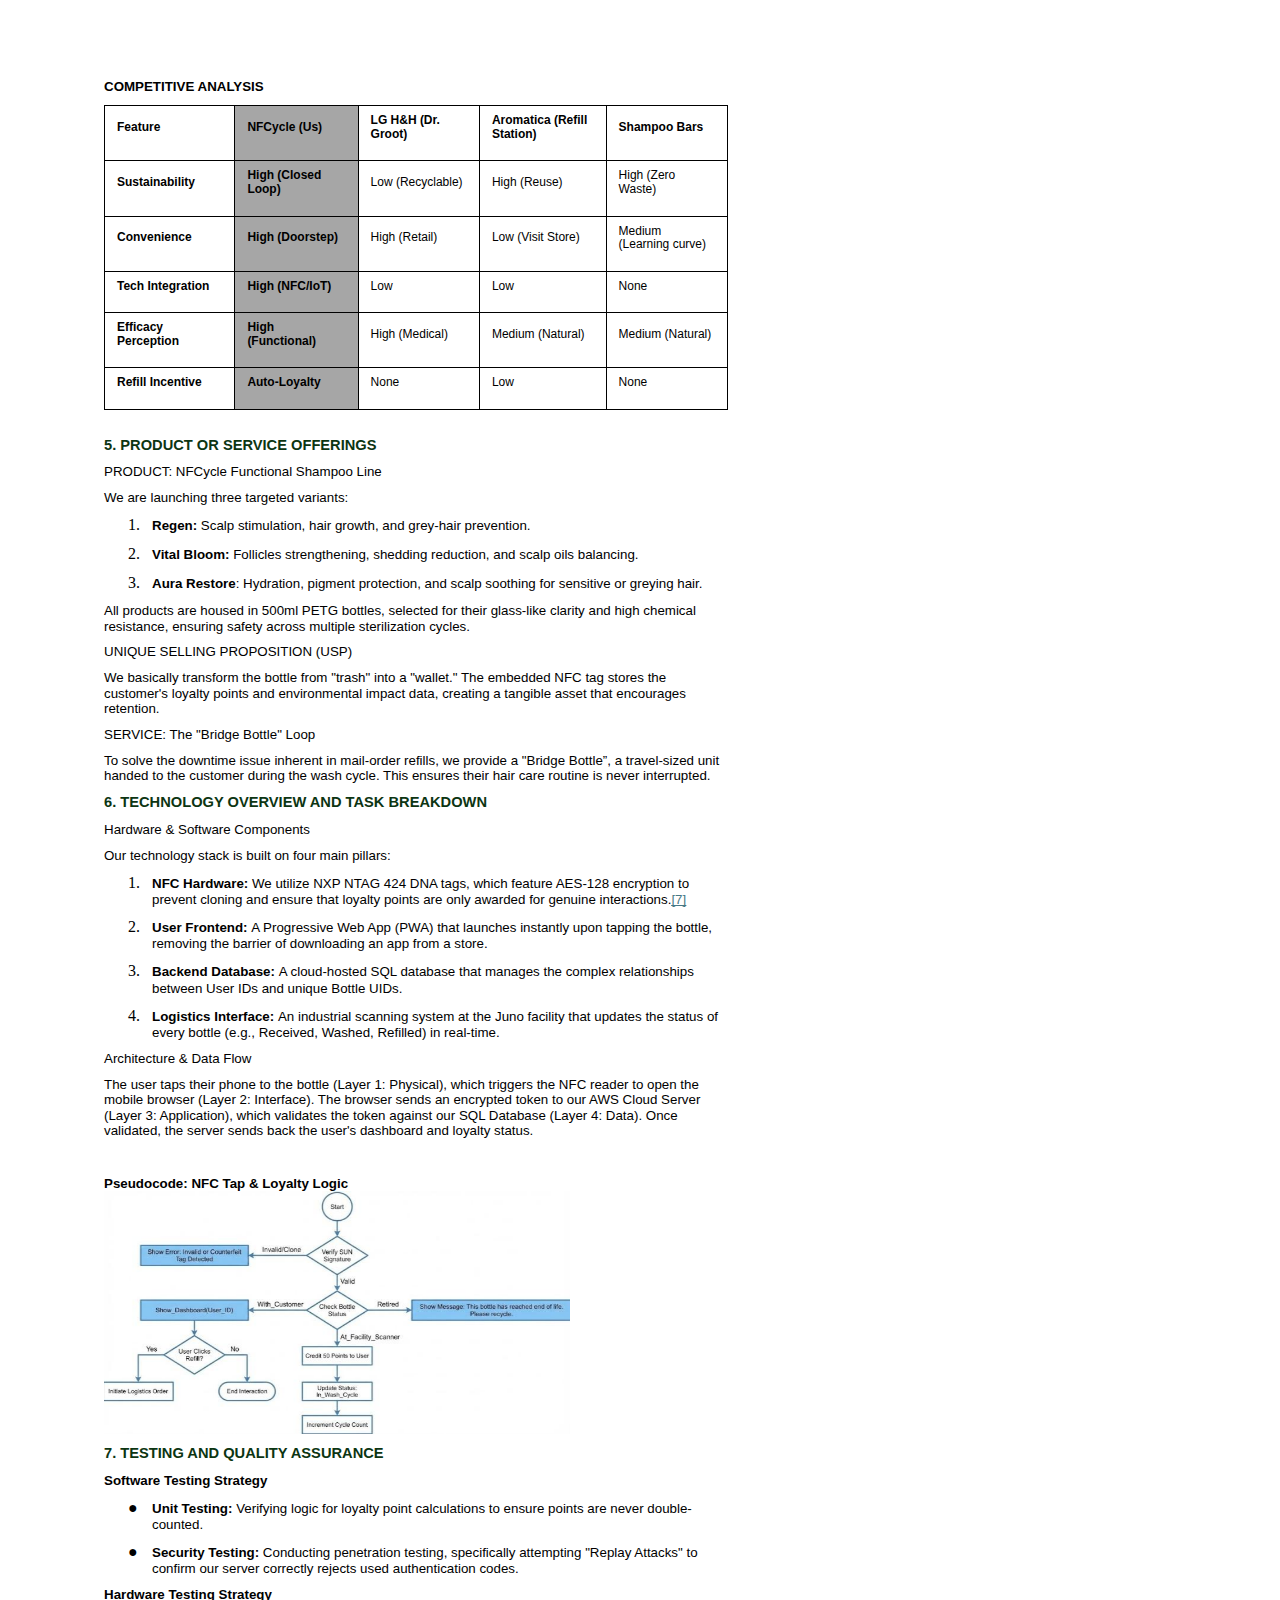
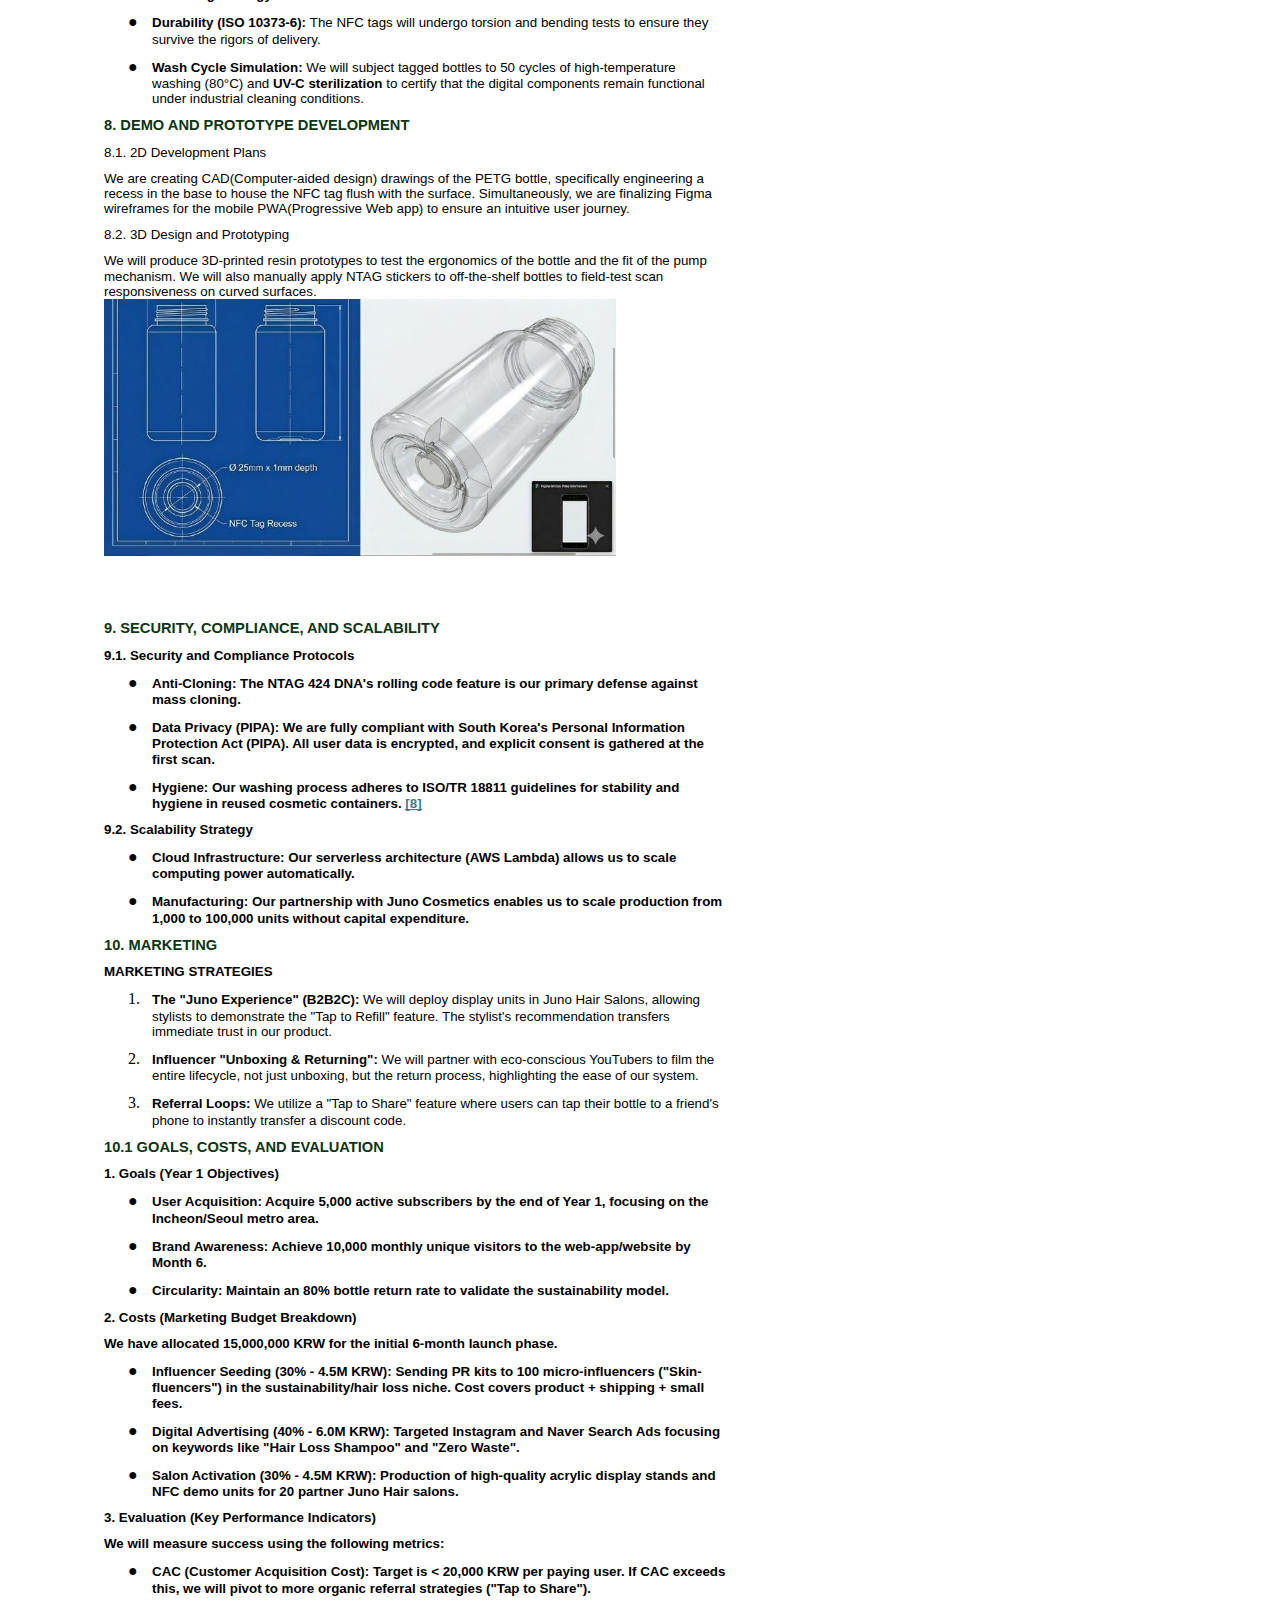
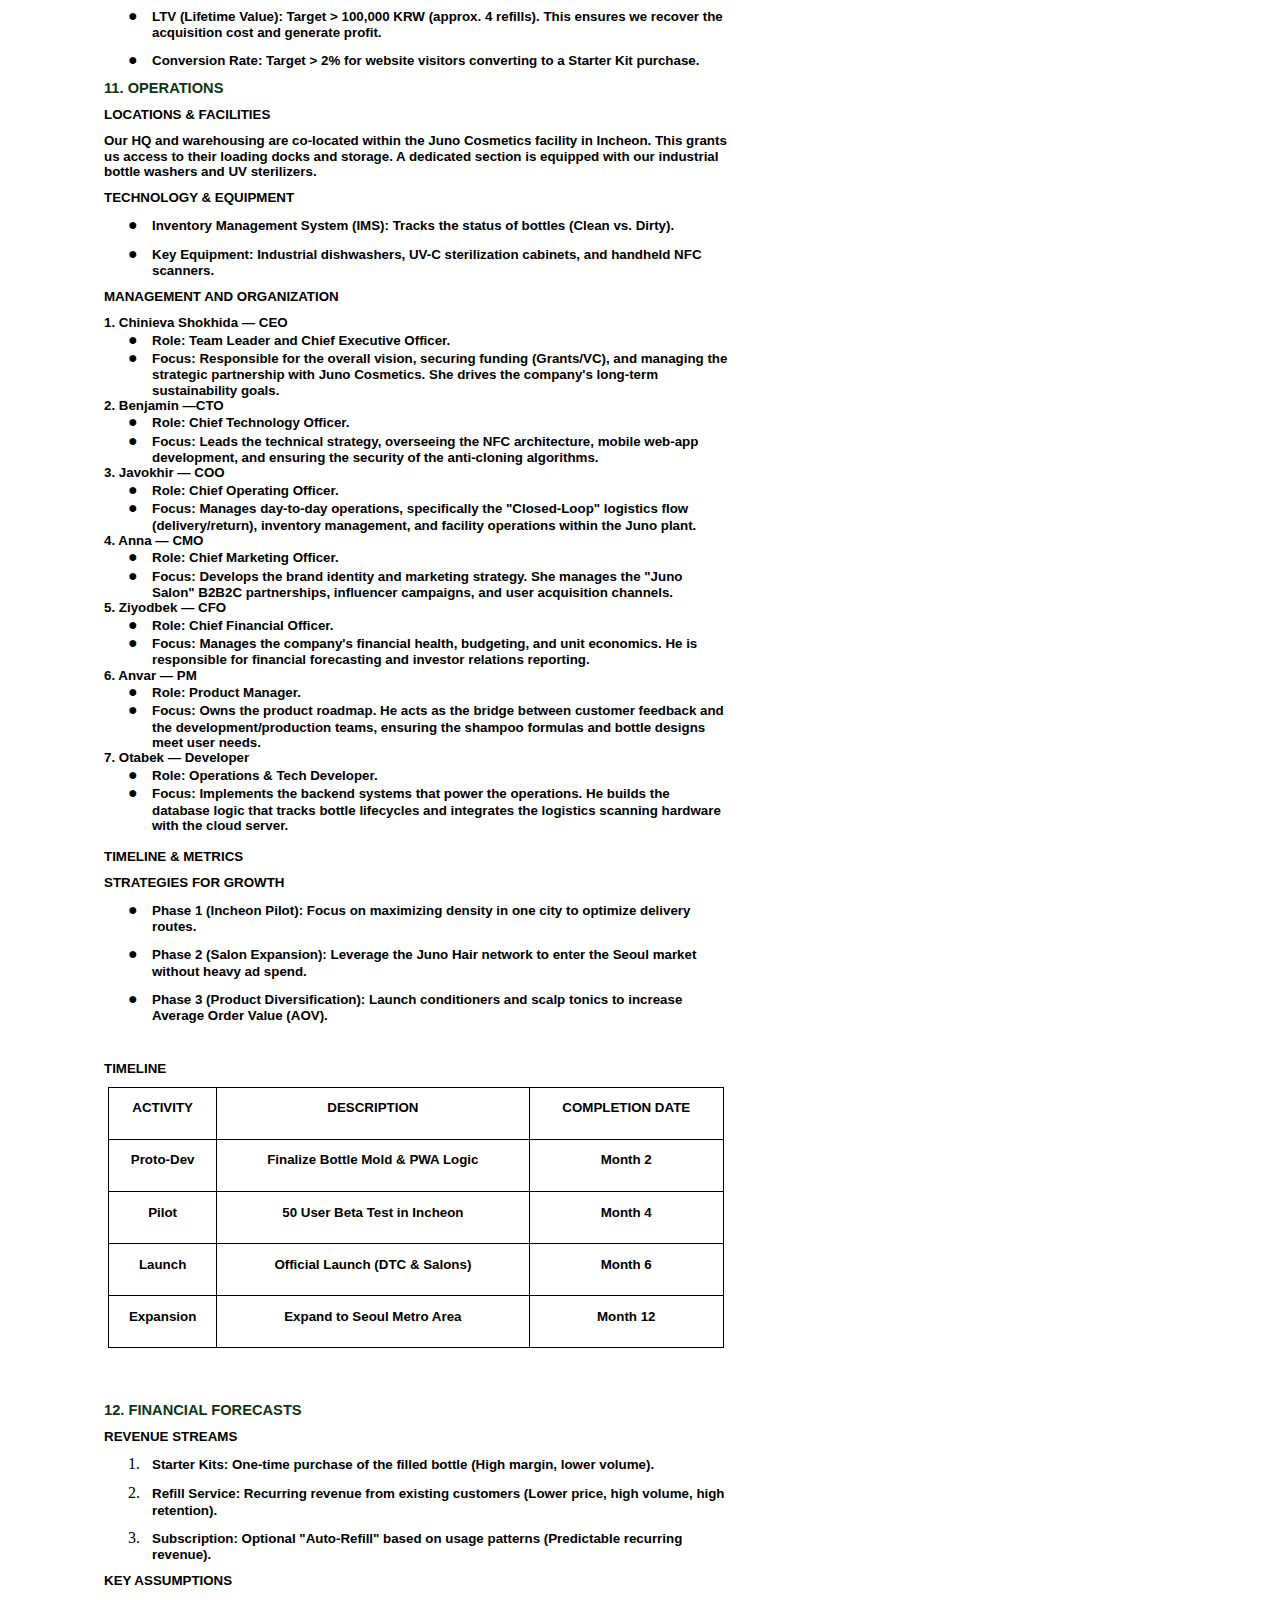
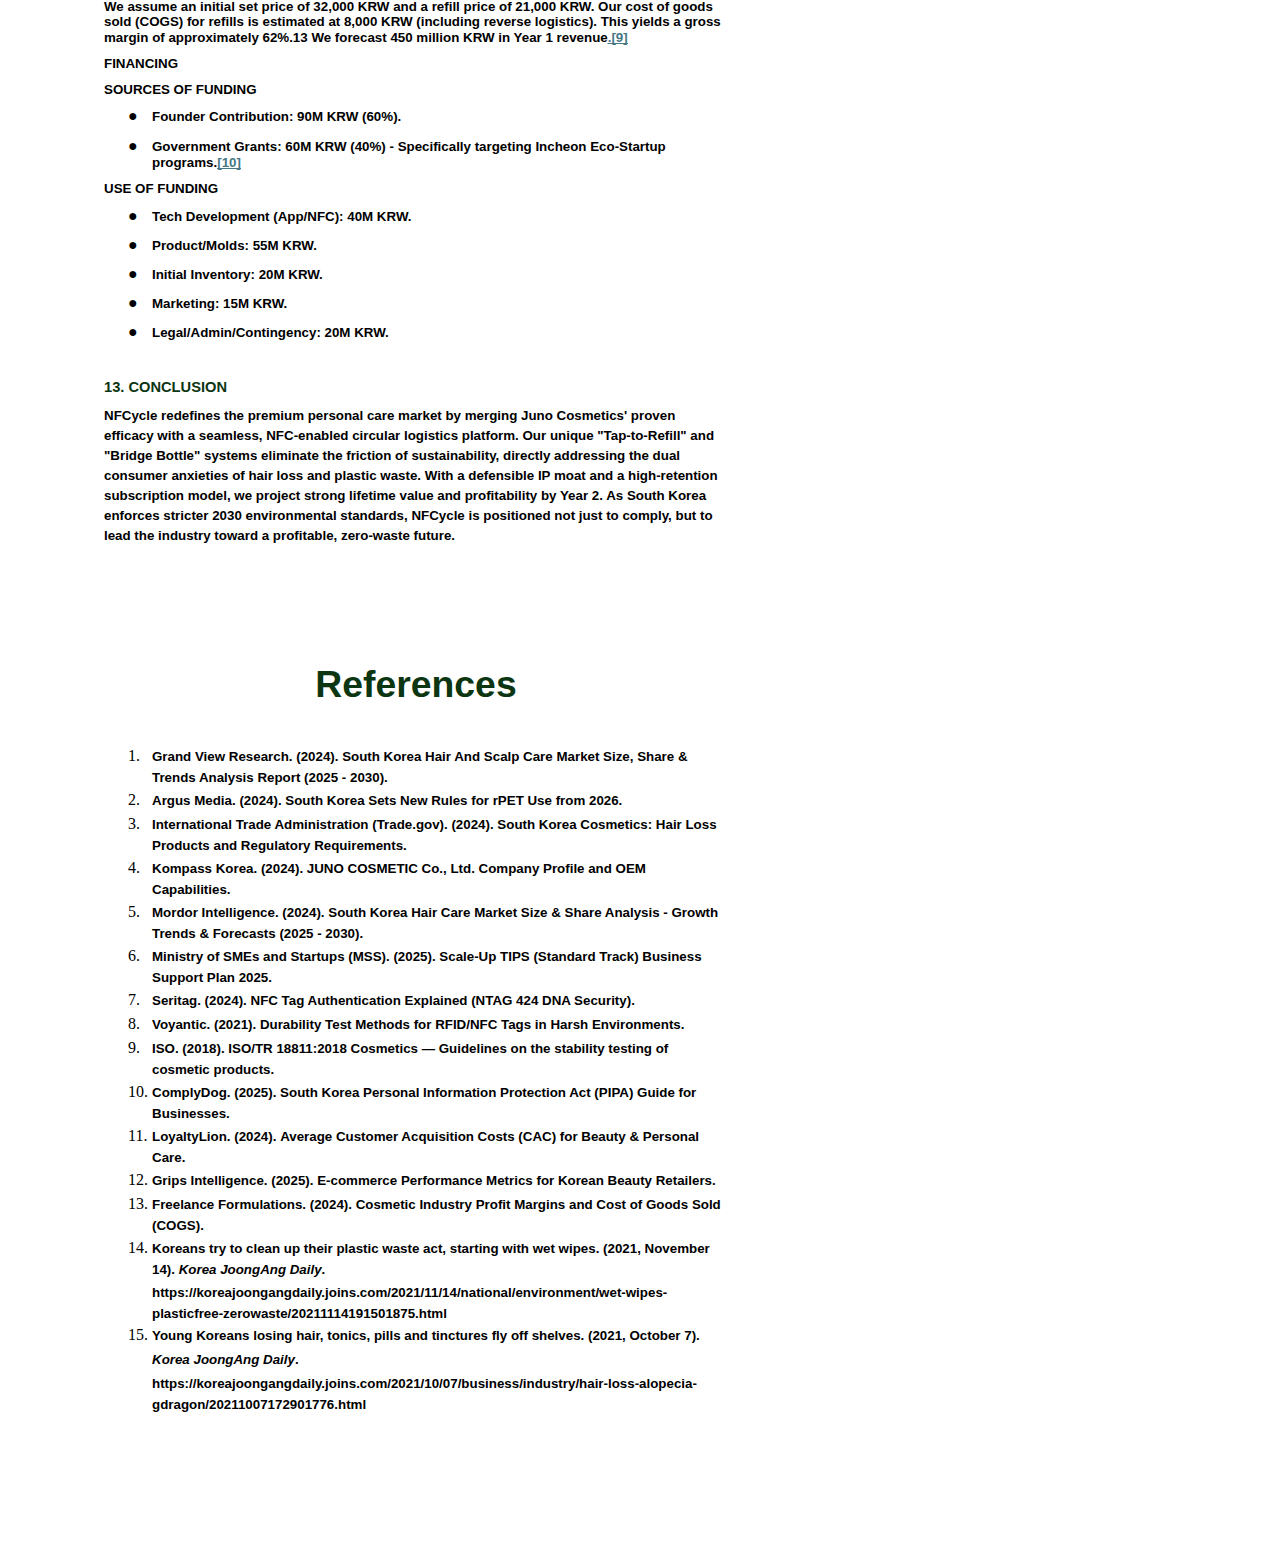
<file: Final Report_Team2_NFCycle/FinalReport_Team2_NFCycle.html>
<html><head><meta content="text/html; charset=UTF-8" http-equiv="content-type"><style type="text/css">@import url(https://themes.googleusercontent.com/fonts/css?kit=1BVhQjsg_ddXeTZ1N5YwRA);ol.lst-kix_list_7-0{list-style-type:none}.lst-kix_list_14-1>li:before{content:"o  "}.lst-kix_list_14-3>li:before{content:"\0025aa   "}ol.lst-kix_list_15-6{list-style-type:none}ol.lst-kix_list_15-7{list-style-type:none}ol.lst-kix_list_15-8{list-style-type:none}.lst-kix_list_14-0>li:before{content:"\0025cf   "}.lst-kix_list_14-4>li:before{content:"\0025aa   "}ol.lst-kix_list_15-2{list-style-type:none}ol.lst-kix_list_15-3{list-style-type:none}ol.lst-kix_list_15-4{list-style-type:none}.lst-kix_list_6-1>li{counter-increment:lst-ctn-kix_list_6-1}.lst-kix_list_14-5>li:before{content:"\0025aa   "}.lst-kix_list_14-7>li:before{content:"\0025aa   "}ol.lst-kix_list_15-5{list-style-type:none}ol.lst-kix_list_15-0{list-style-type:none}.lst-kix_list_14-6>li:before{content:"\0025aa   "}ol.lst-kix_list_15-1{list-style-type:none}ul.lst-kix_list_9-3{list-style-type:none}ul.lst-kix_list_9-4{list-style-type:none}ul.lst-kix_list_9-1{list-style-type:none}ul.lst-kix_list_9-2{list-style-type:none}ul.lst-kix_list_9-7{list-style-type:none}ol.lst-kix_list_7-4.start{counter-reset:lst-ctn-kix_list_7-4 0}ul.lst-kix_list_9-8{list-style-type:none}ul.lst-kix_list_9-5{list-style-type:none}.lst-kix_list_5-0>li{counter-increment:lst-ctn-kix_list_5-0}ul.lst-kix_list_9-6{list-style-type:none}ol.lst-kix_list_7-5{list-style-type:none}ol.lst-kix_list_7-6{list-style-type:none}ol.lst-kix_list_7-7{list-style-type:none}ol.lst-kix_list_7-8{list-style-type:none}ol.lst-kix_list_7-1{list-style-type:none}ol.lst-kix_list_7-2{list-style-type:none}ul.lst-kix_list_9-0{list-style-type:none}ol.lst-kix_list_7-3{list-style-type:none}ol.lst-kix_list_7-4{list-style-type:none}.lst-kix_list_14-2>li:before{content:"\0025aa   "}ol.lst-kix_list_5-3.start{counter-reset:lst-ctn-kix_list_5-3 0}ul.lst-kix_list_17-1{list-style-type:none}ul.lst-kix_list_17-0{list-style-type:none}.lst-kix_list_4-3>li{counter-increment:lst-ctn-kix_list_4-3}ul.lst-kix_list_17-8{list-style-type:none}ul.lst-kix_list_17-7{list-style-type:none}ul.lst-kix_list_17-6{list-style-type:none}ul.lst-kix_list_17-5{list-style-type:none}ul.lst-kix_list_17-4{list-style-type:none}ul.lst-kix_list_17-3{list-style-type:none}.lst-kix_list_14-8>li:before{content:"\0025aa   "}ul.lst-kix_list_17-2{list-style-type:none}ol.lst-kix_list_15-5.start{counter-reset:lst-ctn-kix_list_15-5 0}.lst-kix_list_7-2>li{counter-increment:lst-ctn-kix_list_7-2}.lst-kix_list_5-0>li:before{content:"" counter(lst-ctn-kix_list_5-0,decimal) ". "}ol.lst-kix_list_6-0{list-style-type:none}ol.lst-kix_list_6-1{list-style-type:none}.lst-kix_list_5-4>li{counter-increment:lst-ctn-kix_list_5-4}.lst-kix_list_24-7>li:before{content:"\0025cf   "}.lst-kix_list_1-4>li{counter-increment:lst-ctn-kix_list_1-4}.lst-kix_list_24-8>li:before{content:"\0025cf   "}ol.lst-kix_list_1-6.start{counter-reset:lst-ctn-kix_list_1-6 0}.lst-kix_list_5-3>li:before{content:"" counter(lst-ctn-kix_list_5-3,decimal) ". "}.lst-kix_list_5-2>li:before{content:"" counter(lst-ctn-kix_list_5-2,decimal) ". "}.lst-kix_list_5-1>li:before{content:"" counter(lst-ctn-kix_list_5-1,decimal) ". "}.lst-kix_list_24-2>li:before{content:"\0025cf   "}.lst-kix_list_5-7>li:before{content:"" counter(lst-ctn-kix_list_5-7,decimal) ". "}ul.lst-kix_list_8-4{list-style-type:none}ul.lst-kix_list_8-5{list-style-type:none}.lst-kix_list_5-6>li:before{content:"" counter(lst-ctn-kix_list_5-6,decimal) ". "}.lst-kix_list_5-8>li:before{content:"" counter(lst-ctn-kix_list_5-8,decimal) ". "}ul.lst-kix_list_8-2{list-style-type:none}ul.lst-kix_list_8-3{list-style-type:none}ul.lst-kix_list_8-8{list-style-type:none}.lst-kix_list_24-3>li:before{content:"\0025cf   "}ul.lst-kix_list_8-6{list-style-type:none}.lst-kix_list_24-4>li:before{content:"\0025cf   "}ul.lst-kix_list_8-7{list-style-type:none}ol.lst-kix_list_6-6{list-style-type:none}.lst-kix_list_24-5>li:before{content:"\0025cf   "}ol.lst-kix_list_6-7{list-style-type:none}.lst-kix_list_5-4>li:before{content:"" counter(lst-ctn-kix_list_5-4,decimal) ". "}ol.lst-kix_list_6-8{list-style-type:none}.lst-kix_list_5-5>li:before{content:"" counter(lst-ctn-kix_list_5-5,decimal) ". "}ol.lst-kix_list_6-2{list-style-type:none}ul.lst-kix_list_8-0{list-style-type:none}ol.lst-kix_list_6-3{list-style-type:none}ul.lst-kix_list_8-1{list-style-type:none}ol.lst-kix_list_6-4{list-style-type:none}.lst-kix_list_24-6>li:before{content:"\0025cf   "}ol.lst-kix_list_6-5{list-style-type:none}.lst-kix_list_23-6>li:before{content:"\0025cf   "}.lst-kix_list_6-1>li:before{content:"" counter(lst-ctn-kix_list_6-1,decimal) ". "}.lst-kix_list_6-3>li:before{content:"" counter(lst-ctn-kix_list_6-3,decimal) ". "}.lst-kix_list_6-5>li{counter-increment:lst-ctn-kix_list_6-5}ol.lst-kix_list_27-6{list-style-type:none}ol.lst-kix_list_27-5{list-style-type:none}.lst-kix_list_6-8>li{counter-increment:lst-ctn-kix_list_6-8}ol.lst-kix_list_27-8{list-style-type:none}.lst-kix_list_23-3>li:before{content:"\0025cf   "}.lst-kix_list_23-7>li:before{content:"\0025cf   "}.lst-kix_list_6-0>li:before{content:"" counter(lst-ctn-kix_list_6-0,decimal) ". "}.lst-kix_list_6-4>li:before{content:"" counter(lst-ctn-kix_list_6-4,decimal) ". "}ol.lst-kix_list_27-7{list-style-type:none}ol.lst-kix_list_27-2{list-style-type:none}.lst-kix_list_23-2>li:before{content:"\0025cf   "}ul.lst-kix_list_16-2{list-style-type:none}ol.lst-kix_list_27-1{list-style-type:none}ul.lst-kix_list_16-1{list-style-type:none}ol.lst-kix_list_27-4{list-style-type:none}ul.lst-kix_list_16-0{list-style-type:none}ol.lst-kix_list_27-3{list-style-type:none}.lst-kix_list_23-0>li:before{content:"\0025cf   "}.lst-kix_list_23-8>li:before{content:"\0025cf   "}ol.lst-kix_list_27-0{list-style-type:none}.lst-kix_list_23-1>li:before{content:"\0025cf   "}.lst-kix_list_6-2>li:before{content:"" counter(lst-ctn-kix_list_6-2,decimal) ". "}.lst-kix_list_24-1>li:before{content:"\0025cf   "}ol.lst-kix_list_15-0.start{counter-reset:lst-ctn-kix_list_15-0 0}ul.lst-kix_list_16-8{list-style-type:none}ul.lst-kix_list_16-7{list-style-type:none}ul.lst-kix_list_16-6{list-style-type:none}ul.lst-kix_list_16-5{list-style-type:none}.lst-kix_list_24-0>li:before{content:"\0025cf   "}ul.lst-kix_list_16-4{list-style-type:none}.lst-kix_list_6-8>li:before{content:"" counter(lst-ctn-kix_list_6-8,decimal) ". "}ul.lst-kix_list_16-3{list-style-type:none}.lst-kix_list_6-5>li:before{content:"" counter(lst-ctn-kix_list_6-5,decimal) ". "}.lst-kix_list_6-7>li:before{content:"" counter(lst-ctn-kix_list_6-7,decimal) ". "}.lst-kix_list_23-4>li:before{content:"\0025cf   "}.lst-kix_list_23-5>li:before{content:"\0025cf   "}.lst-kix_list_6-6>li:before{content:"" counter(lst-ctn-kix_list_6-6,decimal) ". "}ol.lst-kix_list_27-6.start{counter-reset:lst-ctn-kix_list_27-6 0}.lst-kix_list_7-4>li:before{content:"" counter(lst-ctn-kix_list_7-4,decimal) ". "}.lst-kix_list_7-6>li:before{content:"" counter(lst-ctn-kix_list_7-6,decimal) ". "}ol.lst-kix_list_6-2.start{counter-reset:lst-ctn-kix_list_6-2 0}.lst-kix_list_15-5>li{counter-increment:lst-ctn-kix_list_15-5}.lst-kix_list_22-2>li:before{content:"\0025cf   "}.lst-kix_list_22-6>li:before{content:"\0025cf   "}.lst-kix_list_7-2>li:before{content:"" counter(lst-ctn-kix_list_7-2,decimal) ". "}.lst-kix_list_7-6>li{counter-increment:lst-ctn-kix_list_7-6}.lst-kix_list_27-2>li{counter-increment:lst-ctn-kix_list_27-2}.lst-kix_list_22-0>li:before{content:"\0025cf   "}.lst-kix_list_22-8>li:before{content:"\0025cf   "}ol.lst-kix_list_4-6.start{counter-reset:lst-ctn-kix_list_4-6 0}.lst-kix_list_13-7>li:before{content:"\0025aa   "}.lst-kix_list_5-7>li{counter-increment:lst-ctn-kix_list_5-7}.lst-kix_list_7-8>li:before{content:"" counter(lst-ctn-kix_list_7-8,decimal) ". "}.lst-kix_list_15-6>li{counter-increment:lst-ctn-kix_list_15-6}.lst-kix_list_4-7>li{counter-increment:lst-ctn-kix_list_4-7}.lst-kix_list_22-4>li:before{content:"\0025cf   "}.lst-kix_list_15-5>li:before{content:"" counter(lst-ctn-kix_list_15-5,decimal) ". "}.lst-kix_list_27-3>li{counter-increment:lst-ctn-kix_list_27-3}.lst-kix_list_4-1>li:before{content:"" counter(lst-ctn-kix_list_4-1,decimal) ". "}.lst-kix_list_15-7>li:before{content:"" counter(lst-ctn-kix_list_15-7,decimal) ". "}ul.lst-kix_list_19-7{list-style-type:none}ul.lst-kix_list_19-6{list-style-type:none}.lst-kix_list_4-3>li:before{content:"" counter(lst-ctn-kix_list_4-3,decimal) ". "}.lst-kix_list_4-5>li:before{content:"" counter(lst-ctn-kix_list_4-5,decimal) ". "}ul.lst-kix_list_19-5{list-style-type:none}ul.lst-kix_list_19-4{list-style-type:none}ul.lst-kix_list_19-3{list-style-type:none}.lst-kix_list_1-8>li{counter-increment:lst-ctn-kix_list_1-8}.lst-kix_list_25-5>li:before{content:"\0025cf   "}ul.lst-kix_list_19-2{list-style-type:none}ul.lst-kix_list_19-1{list-style-type:none}ul.lst-kix_list_19-0{list-style-type:none}.lst-kix_list_15-1>li:before{content:"" counter(lst-ctn-kix_list_15-1,decimal) ". "}ol.lst-kix_list_1-4.start{counter-reset:lst-ctn-kix_list_1-4 0}.lst-kix_list_25-7>li:before{content:"\0025cf   "}ol.lst-kix_list_1-1.start{counter-reset:lst-ctn-kix_list_1-1 0}.lst-kix_list_15-3>li:before{content:"" counter(lst-ctn-kix_list_15-3,decimal) ". "}ul.lst-kix_list_19-8{list-style-type:none}ol.lst-kix_list_4-4.start{counter-reset:lst-ctn-kix_list_4-4 0}.lst-kix_list_6-4>li{counter-increment:lst-ctn-kix_list_6-4}ol.lst-kix_list_27-4.start{counter-reset:lst-ctn-kix_list_27-4 0}ol.lst-kix_list_15-2.start{counter-reset:lst-ctn-kix_list_15-2 0}.lst-kix_list_12-3>li:before{content:"\0025aa   "}ol.lst-kix_list_7-6.start{counter-reset:lst-ctn-kix_list_7-6 0}.lst-kix_list_12-1>li:before{content:"o  "}ol.lst-kix_list_15-3.start{counter-reset:lst-ctn-kix_list_15-3 0}.lst-kix_list_13-3>li:before{content:"\0025aa   "}ul.lst-kix_list_18-0{list-style-type:none}ol.lst-kix_list_5-8.start{counter-reset:lst-ctn-kix_list_5-8 0}.lst-kix_list_1-3>li{counter-increment:lst-ctn-kix_list_1-3}.lst-kix_list_13-5>li:before{content:"\0025aa   "}.lst-kix_list_12-5>li:before{content:"\0025aa   "}ul.lst-kix_list_18-8{list-style-type:none}ul.lst-kix_list_18-7{list-style-type:none}ul.lst-kix_list_18-6{list-style-type:none}ul.lst-kix_list_18-5{list-style-type:none}.lst-kix_list_12-7>li:before{content:"\0025aa   "}ul.lst-kix_list_18-4{list-style-type:none}ul.lst-kix_list_18-3{list-style-type:none}ul.lst-kix_list_18-2{list-style-type:none}ol.lst-kix_list_6-0.start{counter-reset:lst-ctn-kix_list_6-0 0}ul.lst-kix_list_18-1{list-style-type:none}.lst-kix_list_4-2>li{counter-increment:lst-ctn-kix_list_4-2}.lst-kix_list_13-1>li:before{content:"o  "}ul.lst-kix_list_24-0{list-style-type:none}.lst-kix_list_5-1>li{counter-increment:lst-ctn-kix_list_5-1}ul.lst-kix_list_24-1{list-style-type:none}ul.lst-kix_list_24-2{list-style-type:none}ul.lst-kix_list_24-3{list-style-type:none}ul.lst-kix_list_24-4{list-style-type:none}ul.lst-kix_list_24-5{list-style-type:none}.lst-kix_list_1-1>li{counter-increment:lst-ctn-kix_list_1-1}.lst-kix_list_7-1>li{counter-increment:lst-ctn-kix_list_7-1}.lst-kix_list_3-0>li:before{content:"\0025cf   "}.lst-kix_list_21-8>li:before{content:"\0025cf   "}.lst-kix_list_26-5>li:before{content:"\0025cf   "}.lst-kix_list_4-0>li{counter-increment:lst-ctn-kix_list_4-0}ul.lst-kix_list_24-6{list-style-type:none}ul.lst-kix_list_24-7{list-style-type:none}.lst-kix_list_3-4>li:before{content:"\0025aa   "}ul.lst-kix_list_24-8{list-style-type:none}.lst-kix_list_3-3>li:before{content:"\0025aa   "}.lst-kix_list_26-8>li:before{content:"\0025cf   "}.lst-kix_list_8-0>li:before{content:"\0025cf   "}.lst-kix_list_8-7>li:before{content:"\0025cf   "}.lst-kix_list_3-8>li:before{content:"\0025aa   "}.lst-kix_list_21-0>li:before{content:"\0025cf   "}.lst-kix_list_26-1>li:before{content:"\0025cf   "}.lst-kix_list_21-1>li:before{content:"\0025cf   "}ol.lst-kix_list_15-8.start{counter-reset:lst-ctn-kix_list_15-8 0}.lst-kix_list_8-3>li:before{content:"\0025cf   "}ul.lst-kix_list_13-5{list-style-type:none}ul.lst-kix_list_13-4{list-style-type:none}ul.lst-kix_list_13-3{list-style-type:none}ul.lst-kix_list_13-2{list-style-type:none}ul.lst-kix_list_13-1{list-style-type:none}.lst-kix_list_3-7>li:before{content:"\0025aa   "}ul.lst-kix_list_13-0{list-style-type:none}.lst-kix_list_26-4>li:before{content:"\0025cf   "}.lst-kix_list_8-4>li:before{content:"\0025cf   "}ul.lst-kix_list_13-8{list-style-type:none}.lst-kix_list_11-1>li:before{content:"o  "}ul.lst-kix_list_13-7{list-style-type:none}ul.lst-kix_list_13-6{list-style-type:none}.lst-kix_list_21-5>li:before{content:"\0025cf   "}.lst-kix_list_21-4>li:before{content:"\0025cf   "}.lst-kix_list_11-0>li:before{content:"\0025cf   "}.lst-kix_list_26-0>li:before{content:"\0025cf   "}.lst-kix_list_8-8>li:before{content:"\0025cf   "}.lst-kix_list_16-8>li:before{content:"\0025aa   "}ul.lst-kix_list_23-0{list-style-type:none}ul.lst-kix_list_23-1{list-style-type:none}.lst-kix_list_16-7>li:before{content:"\0025aa   "}ol.lst-kix_list_7-2.start{counter-reset:lst-ctn-kix_list_7-2 0}ul.lst-kix_list_23-2{list-style-type:none}ul.lst-kix_list_23-3{list-style-type:none}ul.lst-kix_list_23-4{list-style-type:none}ul.lst-kix_list_23-5{list-style-type:none}ul.lst-kix_list_23-6{list-style-type:none}.lst-kix_list_4-8>li:before{content:"" counter(lst-ctn-kix_list_4-8,decimal) ". "}.lst-kix_list_4-7>li:before{content:"" counter(lst-ctn-kix_list_4-7,decimal) ". "}.lst-kix_list_17-0>li:before{content:"\0025cf   "}.lst-kix_list_16-0>li:before{content:"\0025cf   "}ol.lst-kix_list_27-8.start{counter-reset:lst-ctn-kix_list_27-8 0}ol.lst-kix_list_4-8.start{counter-reset:lst-ctn-kix_list_4-8 0}.lst-kix_list_25-1>li:before{content:"\0025cf   "}ul.lst-kix_list_23-7{list-style-type:none}.lst-kix_list_25-0>li:before{content:"\0025cf   "}.lst-kix_list_16-4>li:before{content:"\0025aa   "}ul.lst-kix_list_23-8{list-style-type:none}.lst-kix_list_16-3>li:before{content:"\0025aa   "}ol.lst-kix_list_7-1.start{counter-reset:lst-ctn-kix_list_7-1 0}ul.lst-kix_list_12-6{list-style-type:none}ul.lst-kix_list_12-5{list-style-type:none}.lst-kix_list_17-7>li:before{content:"\0025aa   "}ul.lst-kix_list_12-4{list-style-type:none}ul.lst-kix_list_12-3{list-style-type:none}ul.lst-kix_list_12-2{list-style-type:none}ul.lst-kix_list_12-1{list-style-type:none}.lst-kix_list_17-8>li:before{content:"\0025aa   "}ul.lst-kix_list_12-0{list-style-type:none}.lst-kix_list_17-3>li:before{content:"\0025aa   "}.lst-kix_list_27-7>li{counter-increment:lst-ctn-kix_list_27-7}.lst-kix_list_17-4>li:before{content:"\0025aa   "}ul.lst-kix_list_12-8{list-style-type:none}ul.lst-kix_list_12-7{list-style-type:none}.lst-kix_list_7-0>li:before{content:"" counter(lst-ctn-kix_list_7-0,decimal) ". "}ol.lst-kix_list_27-7.start{counter-reset:lst-ctn-kix_list_27-7 0}ol.lst-kix_list_4-7.start{counter-reset:lst-ctn-kix_list_4-7 0}ol.lst-kix_list_5-0{list-style-type:none}ol.lst-kix_list_5-1{list-style-type:none}ol.lst-kix_list_5-2{list-style-type:none}.lst-kix_list_22-5>li:before{content:"\0025cf   "}ul.lst-kix_list_26-0{list-style-type:none}.lst-kix_list_2-4>li:before{content:"\0025aa   "}.lst-kix_list_2-8>li:before{content:"\0025aa   "}ul.lst-kix_list_26-1{list-style-type:none}ul.lst-kix_list_26-2{list-style-type:none}ul.lst-kix_list_26-3{list-style-type:none}.lst-kix_list_22-1>li:before{content:"\0025cf   "}.lst-kix_list_27-4>li:before{content:"" counter(lst-ctn-kix_list_27-4,decimal) ". "}.lst-kix_list_6-6>li{counter-increment:lst-ctn-kix_list_6-6}ol.lst-kix_list_15-7.start{counter-reset:lst-ctn-kix_list_15-7 0}.lst-kix_list_7-3>li:before{content:"" counter(lst-ctn-kix_list_7-3,decimal) ". "}.lst-kix_list_10-0>li:before{content:"\0025cf   "}.lst-kix_list_13-8>li:before{content:"\0025aa   "}.lst-kix_list_18-3>li:before{content:"\0025cf   "}.lst-kix_list_18-7>li:before{content:"\0025cf   "}ol.lst-kix_list_5-7{list-style-type:none}ul.lst-kix_list_26-4{list-style-type:none}ol.lst-kix_list_5-8{list-style-type:none}ul.lst-kix_list_26-5{list-style-type:none}ul.lst-kix_list_26-6{list-style-type:none}ul.lst-kix_list_26-7{list-style-type:none}ol.lst-kix_list_5-3{list-style-type:none}ul.lst-kix_list_26-8{list-style-type:none}ol.lst-kix_list_5-4{list-style-type:none}.lst-kix_list_27-0>li:before{content:"" counter(lst-ctn-kix_list_27-0,decimal) ". "}ol.lst-kix_list_5-5{list-style-type:none}ol.lst-kix_list_5-6{list-style-type:none}.lst-kix_list_7-7>li:before{content:"" counter(lst-ctn-kix_list_7-7,decimal) ". "}.lst-kix_list_15-4>li:before{content:"" counter(lst-ctn-kix_list_15-4,decimal) ". "}.lst-kix_list_5-8>li{counter-increment:lst-ctn-kix_list_5-8}.lst-kix_list_10-4>li:before{content:"\0025aa   "}.lst-kix_list_10-8>li:before{content:"\0025aa   "}.lst-kix_list_4-0>li:before{content:"" counter(lst-ctn-kix_list_4-0,decimal) ". "}.lst-kix_list_27-0>li{counter-increment:lst-ctn-kix_list_27-0}.lst-kix_list_15-0>li:before{content:"" counter(lst-ctn-kix_list_15-0,decimal) ". "}.lst-kix_list_15-8>li:before{content:"" counter(lst-ctn-kix_list_15-8,decimal) ". "}.lst-kix_list_15-7>li{counter-increment:lst-ctn-kix_list_15-7}.lst-kix_list_4-4>li:before{content:"" counter(lst-ctn-kix_list_4-4,decimal) ". "}.lst-kix_list_25-4>li:before{content:"\0025cf   "}.lst-kix_list_9-3>li:before{content:"\0025cf   "}ol.lst-kix_list_7-0.start{counter-reset:lst-ctn-kix_list_7-0 0}.lst-kix_list_25-8>li:before{content:"\0025cf   "}ol.lst-kix_list_4-0{list-style-type:none}ol.lst-kix_list_4-1{list-style-type:none}ol.lst-kix_list_4-2{list-style-type:none}ol.lst-kix_list_4-3{list-style-type:none}ul.lst-kix_list_25-0{list-style-type:none}ul.lst-kix_list_25-1{list-style-type:none}ul.lst-kix_list_25-2{list-style-type:none}.lst-kix_list_9-7>li:before{content:"\0025cf   "}ul.lst-kix_list_25-3{list-style-type:none}ul.lst-kix_list_25-4{list-style-type:none}.lst-kix_list_11-4>li:before{content:"\0025aa   "}.lst-kix_list_15-2>li{counter-increment:lst-ctn-kix_list_15-2}.lst-kix_list_12-4>li:before{content:"\0025aa   "}.lst-kix_list_27-5>li{counter-increment:lst-ctn-kix_list_27-5}.lst-kix_list_5-3>li{counter-increment:lst-ctn-kix_list_5-3}.lst-kix_list_20-5>li:before{content:"\0025cf   "}ol.lst-kix_list_4-8{list-style-type:none}.lst-kix_list_7-4>li{counter-increment:lst-ctn-kix_list_7-4}ul.lst-kix_list_25-5{list-style-type:none}.lst-kix_list_1-0>li:before{content:"" counter(lst-ctn-kix_list_1-0,decimal) ". "}ul.lst-kix_list_25-6{list-style-type:none}.lst-kix_list_20-1>li:before{content:"\0025cf   "}ul.lst-kix_list_25-7{list-style-type:none}ul.lst-kix_list_25-8{list-style-type:none}ol.lst-kix_list_4-4{list-style-type:none}.lst-kix_list_11-8>li:before{content:"\0025aa   "}ol.lst-kix_list_4-5{list-style-type:none}ol.lst-kix_list_4-6{list-style-type:none}.lst-kix_list_12-0>li:before{content:"\0025cf   "}ol.lst-kix_list_4-7{list-style-type:none}.lst-kix_list_1-4>li:before{content:"" counter(lst-ctn-kix_list_1-4,decimal) ". "}.lst-kix_list_13-0>li:before{content:"\0025cf   "}ul.lst-kix_list_14-4{list-style-type:none}ul.lst-kix_list_14-3{list-style-type:none}.lst-kix_list_1-6>li{counter-increment:lst-ctn-kix_list_1-6}ul.lst-kix_list_14-2{list-style-type:none}.lst-kix_list_13-4>li:before{content:"\0025aa   "}ul.lst-kix_list_14-1{list-style-type:none}ul.lst-kix_list_14-0{list-style-type:none}ul.lst-kix_list_14-8{list-style-type:none}ul.lst-kix_list_14-7{list-style-type:none}.lst-kix_list_2-0>li:before{content:"\0025cf   "}ul.lst-kix_list_14-6{list-style-type:none}ul.lst-kix_list_14-5{list-style-type:none}.lst-kix_list_4-5>li{counter-increment:lst-ctn-kix_list_4-5}.lst-kix_list_1-8>li:before{content:"" counter(lst-ctn-kix_list_1-8,decimal) ". "}.lst-kix_list_27-8>li:before{content:"" counter(lst-ctn-kix_list_27-8,decimal) ". "}.lst-kix_list_12-8>li:before{content:"\0025aa   "}.lst-kix_list_4-1>li{counter-increment:lst-ctn-kix_list_4-1}ul.lst-kix_list_20-2{list-style-type:none}ul.lst-kix_list_20-3{list-style-type:none}.lst-kix_list_19-0>li:before{content:"\0025cf   "}.lst-kix_list_19-1>li:before{content:"\0025cf   "}ul.lst-kix_list_20-4{list-style-type:none}ul.lst-kix_list_20-5{list-style-type:none}ul.lst-kix_list_20-6{list-style-type:none}ul.lst-kix_list_20-7{list-style-type:none}ul.lst-kix_list_20-8{list-style-type:none}.lst-kix_list_27-8>li{counter-increment:lst-ctn-kix_list_27-8}.lst-kix_list_19-4>li:before{content:"\0025cf   "}.lst-kix_list_19-2>li:before{content:"\0025cf   "}.lst-kix_list_19-3>li:before{content:"\0025cf   "}ul.lst-kix_list_20-0{list-style-type:none}ul.lst-kix_list_20-1{list-style-type:none}.lst-kix_list_15-0>li{counter-increment:lst-ctn-kix_list_15-0}ol.lst-kix_list_6-6.start{counter-reset:lst-ctn-kix_list_6-6 0}.lst-kix_list_7-0>li{counter-increment:lst-ctn-kix_list_7-0}ol.lst-kix_list_1-5.start{counter-reset:lst-ctn-kix_list_1-5 0}ol.lst-kix_list_27-5.start{counter-reset:lst-ctn-kix_list_27-5 0}ol.lst-kix_list_4-5.start{counter-reset:lst-ctn-kix_list_4-5 0}.lst-kix_list_1-2>li{counter-increment:lst-ctn-kix_list_1-2}.lst-kix_list_19-8>li:before{content:"\0025cf   "}.lst-kix_list_5-2>li{counter-increment:lst-ctn-kix_list_5-2}.lst-kix_list_19-5>li:before{content:"\0025cf   "}.lst-kix_list_19-6>li:before{content:"\0025cf   "}.lst-kix_list_19-7>li:before{content:"\0025cf   "}ol.lst-kix_list_15-6.start{counter-reset:lst-ctn-kix_list_15-6 0}ol.lst-kix_list_1-0.start{counter-reset:lst-ctn-kix_list_1-0 0}.lst-kix_list_18-0>li:before{content:"\0025cf   "}.lst-kix_list_18-1>li:before{content:"\0025cf   "}.lst-kix_list_18-2>li:before{content:"\0025cf   "}ol.lst-kix_list_4-0.start{counter-reset:lst-ctn-kix_list_4-0 0}ol.lst-kix_list_27-0.start{counter-reset:lst-ctn-kix_list_27-0 0}.lst-kix_list_27-4>li{counter-increment:lst-ctn-kix_list_27-4}.lst-kix_list_27-1>li{counter-increment:lst-ctn-kix_list_27-1}ol.lst-kix_list_1-3{list-style-type:none}ul.lst-kix_list_22-0{list-style-type:none}ol.lst-kix_list_1-4{list-style-type:none}.lst-kix_list_2-7>li:before{content:"\0025aa   "}.lst-kix_list_27-1>li:before{content:"" counter(lst-ctn-kix_list_27-1,decimal) ". "}ul.lst-kix_list_22-1{list-style-type:none}ol.lst-kix_list_1-5{list-style-type:none}ul.lst-kix_list_22-2{list-style-type:none}ol.lst-kix_list_1-6{list-style-type:none}ul.lst-kix_list_22-3{list-style-type:none}ul.lst-kix_list_22-4{list-style-type:none}ol.lst-kix_list_1-0{list-style-type:none}.lst-kix_list_2-5>li:before{content:"\0025aa   "}.lst-kix_list_27-3>li:before{content:"" counter(lst-ctn-kix_list_27-3,decimal) ". "}ul.lst-kix_list_22-5{list-style-type:none}ol.lst-kix_list_1-1{list-style-type:none}ul.lst-kix_list_22-6{list-style-type:none}ol.lst-kix_list_1-2{list-style-type:none}ul.lst-kix_list_22-7{list-style-type:none}.lst-kix_list_27-5>li:before{content:"" counter(lst-ctn-kix_list_27-5,decimal) ". "}.lst-kix_list_18-6>li:before{content:"\0025cf   "}ul.lst-kix_list_3-7{list-style-type:none}ul.lst-kix_list_3-8{list-style-type:none}.lst-kix_list_10-1>li:before{content:"o  "}.lst-kix_list_18-4>li:before{content:"\0025cf   "}.lst-kix_list_18-8>li:before{content:"\0025cf   "}ol.lst-kix_list_27-3.start{counter-reset:lst-ctn-kix_list_27-3 0}ul.lst-kix_list_3-1{list-style-type:none}ul.lst-kix_list_22-8{list-style-type:none}ul.lst-kix_list_3-2{list-style-type:none}.lst-kix_list_7-7>li{counter-increment:lst-ctn-kix_list_7-7}ol.lst-kix_list_15-1.start{counter-reset:lst-ctn-kix_list_15-1 0}ol.lst-kix_list_15-4.start{counter-reset:lst-ctn-kix_list_15-4 0}ul.lst-kix_list_3-0{list-style-type:none}ol.lst-kix_list_4-3.start{counter-reset:lst-ctn-kix_list_4-3 0}ol.lst-kix_list_1-7{list-style-type:none}ul.lst-kix_list_3-5{list-style-type:none}ol.lst-kix_list_1-8{list-style-type:none}ul.lst-kix_list_3-6{list-style-type:none}ul.lst-kix_list_3-3{list-style-type:none}ul.lst-kix_list_3-4{list-style-type:none}.lst-kix_list_10-7>li:before{content:"\0025aa   "}.lst-kix_list_7-8>li{counter-increment:lst-ctn-kix_list_7-8}.lst-kix_list_10-5>li:before{content:"\0025aa   "}.lst-kix_list_10-3>li:before{content:"\0025aa   "}ul.lst-kix_list_11-7{list-style-type:none}.lst-kix_list_15-4>li{counter-increment:lst-ctn-kix_list_15-4}ul.lst-kix_list_11-6{list-style-type:none}ol.lst-kix_list_7-3.start{counter-reset:lst-ctn-kix_list_7-3 0}ul.lst-kix_list_11-5{list-style-type:none}ul.lst-kix_list_11-4{list-style-type:none}ul.lst-kix_list_11-3{list-style-type:none}ul.lst-kix_list_11-2{list-style-type:none}ul.lst-kix_list_11-1{list-style-type:none}ul.lst-kix_list_11-0{list-style-type:none}.lst-kix_list_9-2>li:before{content:"\0025cf   "}ol.lst-kix_list_5-7.start{counter-reset:lst-ctn-kix_list_5-7 0}ul.lst-kix_list_11-8{list-style-type:none}.lst-kix_list_20-8>li:before{content:"\0025cf   "}.lst-kix_list_5-5>li{counter-increment:lst-ctn-kix_list_5-5}.lst-kix_list_9-0>li:before{content:"\0025cf   "}ul.lst-kix_list_21-1{list-style-type:none}ul.lst-kix_list_21-2{list-style-type:none}ul.lst-kix_list_21-3{list-style-type:none}ul.lst-kix_list_21-4{list-style-type:none}.lst-kix_list_20-0>li:before{content:"\0025cf   "}ul.lst-kix_list_21-5{list-style-type:none}ul.lst-kix_list_21-6{list-style-type:none}ul.lst-kix_list_21-7{list-style-type:none}ul.lst-kix_list_21-8{list-style-type:none}.lst-kix_list_9-6>li:before{content:"\0025cf   "}.lst-kix_list_9-4>li:before{content:"\0025cf   "}.lst-kix_list_11-3>li:before{content:"\0025aa   "}ul.lst-kix_list_21-0{list-style-type:none}.lst-kix_list_6-3>li{counter-increment:lst-ctn-kix_list_6-3}.lst-kix_list_20-6>li:before{content:"\0025cf   "}ol.lst-kix_list_1-3.start{counter-reset:lst-ctn-kix_list_1-3 0}ul.lst-kix_list_2-8{list-style-type:none}ol.lst-kix_list_1-2.start{counter-reset:lst-ctn-kix_list_1-2 0}.lst-kix_list_20-4>li:before{content:"\0025cf   "}.lst-kix_list_11-5>li:before{content:"\0025aa   "}ol.lst-kix_list_6-1.start{counter-reset:lst-ctn-kix_list_6-1 0}ul.lst-kix_list_2-2{list-style-type:none}.lst-kix_list_20-2>li:before{content:"\0025cf   "}ul.lst-kix_list_2-3{list-style-type:none}ul.lst-kix_list_2-0{list-style-type:none}ul.lst-kix_list_2-1{list-style-type:none}.lst-kix_list_9-8>li:before{content:"\0025cf   "}ul.lst-kix_list_2-6{list-style-type:none}.lst-kix_list_1-1>li:before{content:"" counter(lst-ctn-kix_list_1-1,decimal) ". "}ul.lst-kix_list_2-7{list-style-type:none}.lst-kix_list_11-7>li:before{content:"\0025aa   "}ul.lst-kix_list_2-4{list-style-type:none}ul.lst-kix_list_2-5{list-style-type:none}ul.lst-kix_list_10-0{list-style-type:none}.lst-kix_list_1-3>li:before{content:"" counter(lst-ctn-kix_list_1-3,decimal) ". "}ul.lst-kix_list_10-8{list-style-type:none}.lst-kix_list_4-8>li{counter-increment:lst-ctn-kix_list_4-8}ul.lst-kix_list_10-7{list-style-type:none}.lst-kix_list_1-7>li:before{content:"" counter(lst-ctn-kix_list_1-7,decimal) ". "}ul.lst-kix_list_10-6{list-style-type:none}ul.lst-kix_list_10-5{list-style-type:none}ul.lst-kix_list_10-4{list-style-type:none}ul.lst-kix_list_10-3{list-style-type:none}.lst-kix_list_1-5>li:before{content:"" counter(lst-ctn-kix_list_1-5,decimal) ". "}ul.lst-kix_list_10-2{list-style-type:none}ul.lst-kix_list_10-1{list-style-type:none}.lst-kix_list_5-6>li{counter-increment:lst-ctn-kix_list_5-6}ol.lst-kix_list_7-5.start{counter-reset:lst-ctn-kix_list_7-5 0}.lst-kix_list_2-1>li:before{content:"o  "}.lst-kix_list_27-7>li:before{content:"" counter(lst-ctn-kix_list_27-7,decimal) ". "}.lst-kix_list_2-3>li:before{content:"\0025aa   "}ol.lst-kix_list_7-7.start{counter-reset:lst-ctn-kix_list_7-7 0}.lst-kix_list_3-1>li:before{content:"o  "}.lst-kix_list_3-2>li:before{content:"\0025aa   "}.lst-kix_list_26-6>li:before{content:"\0025cf   "}.lst-kix_list_26-7>li:before{content:"\0025cf   "}.lst-kix_list_8-1>li:before{content:"\0025cf   "}ol.lst-kix_list_1-8.start{counter-reset:lst-ctn-kix_list_1-8 0}.lst-kix_list_8-2>li:before{content:"\0025cf   "}.lst-kix_list_6-0>li{counter-increment:lst-ctn-kix_list_6-0}.lst-kix_list_3-5>li:before{content:"\0025aa   "}.lst-kix_list_21-2>li:before{content:"\0025cf   "}.lst-kix_list_8-5>li:before{content:"\0025cf   "}.lst-kix_list_8-6>li:before{content:"\0025cf   "}.lst-kix_list_15-1>li{counter-increment:lst-ctn-kix_list_15-1}.lst-kix_list_26-2>li:before{content:"\0025cf   "}.lst-kix_list_26-3>li:before{content:"\0025cf   "}.lst-kix_list_3-6>li:before{content:"\0025aa   "}.lst-kix_list_21-6>li:before{content:"\0025cf   "}.lst-kix_list_21-7>li:before{content:"\0025cf   "}ol.lst-kix_list_5-0.start{counter-reset:lst-ctn-kix_list_5-0 0}.lst-kix_list_11-2>li:before{content:"\0025aa   "}ol.lst-kix_list_4-2.start{counter-reset:lst-ctn-kix_list_4-2 0}ol.lst-kix_list_27-2.start{counter-reset:lst-ctn-kix_list_27-2 0}.lst-kix_list_21-3>li:before{content:"\0025cf   "}.lst-kix_list_16-6>li:before{content:"\0025aa   "}.lst-kix_list_4-4>li{counter-increment:lst-ctn-kix_list_4-4}ol.lst-kix_list_6-4.start{counter-reset:lst-ctn-kix_list_6-4 0}.lst-kix_list_25-2>li:before{content:"\0025cf   "}.lst-kix_list_17-1>li:before{content:"o  "}.lst-kix_list_25-3>li:before{content:"\0025cf   "}ol.lst-kix_list_5-6.start{counter-reset:lst-ctn-kix_list_5-6 0}.lst-kix_list_16-1>li:before{content:"o  "}ol.lst-kix_list_4-1.start{counter-reset:lst-ctn-kix_list_4-1 0}.lst-kix_list_7-3>li{counter-increment:lst-ctn-kix_list_7-3}.lst-kix_list_16-2>li:before{content:"\0025aa   "}ol.lst-kix_list_27-1.start{counter-reset:lst-ctn-kix_list_27-1 0}.lst-kix_list_16-5>li:before{content:"\0025aa   "}.lst-kix_list_15-3>li{counter-increment:lst-ctn-kix_list_15-3}ol.lst-kix_list_7-8.start{counter-reset:lst-ctn-kix_list_7-8 0}ol.lst-kix_list_6-3.start{counter-reset:lst-ctn-kix_list_6-3 0}.lst-kix_list_17-2>li:before{content:"\0025aa   "}ol.lst-kix_list_5-5.start{counter-reset:lst-ctn-kix_list_5-5 0}.lst-kix_list_17-6>li:before{content:"\0025aa   "}.lst-kix_list_17-5>li:before{content:"\0025aa   "}.lst-kix_list_6-2>li{counter-increment:lst-ctn-kix_list_6-2}.lst-kix_list_2-6>li:before{content:"\0025aa   "}.lst-kix_list_27-2>li:before{content:"" counter(lst-ctn-kix_list_27-2,decimal) ". "}.lst-kix_list_22-3>li:before{content:"\0025cf   "}.lst-kix_list_7-1>li:before{content:"" counter(lst-ctn-kix_list_7-1,decimal) ". "}.lst-kix_list_7-5>li:before{content:"" counter(lst-ctn-kix_list_7-5,decimal) ". "}.lst-kix_list_27-6>li:before{content:"" counter(lst-ctn-kix_list_27-6,decimal) ". "}.lst-kix_list_22-7>li:before{content:"\0025cf   "}ol.lst-kix_list_5-4.start{counter-reset:lst-ctn-kix_list_5-4 0}.lst-kix_list_18-5>li:before{content:"\0025cf   "}.lst-kix_list_13-6>li:before{content:"\0025aa   "}ol.lst-kix_list_5-1.start{counter-reset:lst-ctn-kix_list_5-1 0}.lst-kix_list_6-7>li{counter-increment:lst-ctn-kix_list_6-7}.lst-kix_list_1-7>li{counter-increment:lst-ctn-kix_list_1-7}.lst-kix_list_7-5>li{counter-increment:lst-ctn-kix_list_7-5}.lst-kix_list_15-6>li:before{content:"" counter(lst-ctn-kix_list_15-6,decimal) ". "}ol.lst-kix_list_6-8.start{counter-reset:lst-ctn-kix_list_6-8 0}.lst-kix_list_10-2>li:before{content:"\0025aa   "}.lst-kix_list_4-6>li{counter-increment:lst-ctn-kix_list_4-6}ol.lst-kix_list_1-7.start{counter-reset:lst-ctn-kix_list_1-7 0}.lst-kix_list_1-5>li{counter-increment:lst-ctn-kix_list_1-5}.lst-kix_list_20-7>li:before{content:"\0025cf   "}ol.lst-kix_list_6-5.start{counter-reset:lst-ctn-kix_list_6-5 0}.lst-kix_list_4-2>li:before{content:"" counter(lst-ctn-kix_list_4-2,decimal) ". "}.lst-kix_list_4-6>li:before{content:"" counter(lst-ctn-kix_list_4-6,decimal) ". "}.lst-kix_list_15-2>li:before{content:"" counter(lst-ctn-kix_list_15-2,decimal) ". "}.lst-kix_list_25-6>li:before{content:"\0025cf   "}.lst-kix_list_10-6>li:before{content:"\0025aa   "}.lst-kix_list_9-1>li:before{content:"\0025cf   "}.lst-kix_list_15-8>li{counter-increment:lst-ctn-kix_list_15-8}ol.lst-kix_list_6-7.start{counter-reset:lst-ctn-kix_list_6-7 0}.lst-kix_list_9-5>li:before{content:"\0025cf   "}.lst-kix_list_12-2>li:before{content:"\0025aa   "}.lst-kix_list_11-6>li:before{content:"\0025aa   "}.lst-kix_list_20-3>li:before{content:"\0025cf   "}.lst-kix_list_1-2>li:before{content:"" counter(lst-ctn-kix_list_1-2,decimal) ". "}.lst-kix_list_27-6>li{counter-increment:lst-ctn-kix_list_27-6}.lst-kix_list_1-0>li{counter-increment:lst-ctn-kix_list_1-0}.lst-kix_list_1-6>li:before{content:"" counter(lst-ctn-kix_list_1-6,decimal) ". "}li.li-bullet-0:before{margin-left:-18pt;white-space:nowrap;display:inline-block;min-width:18pt}.lst-kix_list_12-6>li:before{content:"\0025aa   "}.lst-kix_list_2-2>li:before{content:"\0025aa   "}.lst-kix_list_13-2>li:before{content:"\0025aa   "}ol.lst-kix_list_5-2.start{counter-reset:lst-ctn-kix_list_5-2 0}ol{margin:0;padding:0}table td,table th{padding:0}.c29{border-right-style:solid;padding:6pt 9pt 6pt 9pt;border-bottom-color:#000000;border-top-width:1pt;border-right-width:1pt;border-left-color:#000000;vertical-align:middle;border-right-color:#000000;border-left-width:1pt;border-top-style:solid;background-color:#a6a6a6;border-left-style:solid;border-bottom-width:1pt;width:89.8pt;border-top-color:#000000;border-bottom-style:solid}.c10{border-right-style:solid;padding:0.8pt 0.8pt 0.8pt 0.8pt;border-bottom-color:#000000;border-top-width:1pt;border-right-width:1pt;border-left-color:#000000;vertical-align:middle;border-right-color:#000000;border-left-width:1pt;border-top-style:solid;border-left-style:solid;border-bottom-width:1pt;width:143.4pt;border-top-color:#000000;border-bottom-style:solid}.c16{border-right-style:solid;padding:6pt 9pt 6pt 9pt;border-bottom-color:#000000;border-top-width:1pt;border-right-width:1pt;border-left-color:#000000;vertical-align:middle;border-right-color:#000000;border-left-width:1pt;border-top-style:solid;border-left-style:solid;border-bottom-width:1pt;width:88.5pt;border-top-color:#000000;border-bottom-style:solid}.c12{border-right-style:solid;padding:6pt 9pt 6pt 9pt;border-bottom-color:#000000;border-top-width:1pt;border-right-width:1pt;border-left-color:#000000;vertical-align:middle;border-right-color:#000000;border-left-width:1pt;border-top-style:solid;border-left-style:solid;border-bottom-width:1pt;width:99.8pt;border-top-color:#000000;border-bottom-style:solid}.c24{border-right-style:solid;padding:6pt 9pt 6pt 9pt;border-bottom-color:#000000;border-top-width:1pt;border-right-width:1pt;border-left-color:#000000;vertical-align:middle;border-right-color:#000000;border-left-width:1pt;border-top-style:solid;border-left-style:solid;border-bottom-width:1pt;width:95.1pt;border-top-color:#000000;border-bottom-style:solid}.c15{border-right-style:solid;padding:6pt 9pt 6pt 9pt;border-bottom-color:#000000;border-top-width:1pt;border-right-width:1pt;border-left-color:#000000;vertical-align:middle;border-right-color:#000000;border-left-width:1pt;border-top-style:solid;border-left-style:solid;border-bottom-width:1pt;width:94pt;border-top-color:#000000;border-bottom-style:solid}.c34{border-right-style:solid;padding:0.8pt 0.8pt 0.8pt 0.8pt;border-bottom-color:#000000;border-top-width:1pt;border-right-width:1pt;border-left-color:#000000;vertical-align:middle;border-right-color:#000000;border-left-width:1pt;border-top-style:solid;border-left-style:solid;border-bottom-width:1pt;width:232pt;border-top-color:#000000;border-bottom-style:solid}.c33{border-right-style:solid;padding:0.8pt 0.8pt 0.8pt 0.8pt;border-bottom-color:#000000;border-top-width:1pt;border-right-width:1pt;border-left-color:#000000;vertical-align:middle;border-right-color:#000000;border-left-width:1pt;border-top-style:solid;border-left-style:solid;border-bottom-width:1pt;width:78.7pt;border-top-color:#000000;border-bottom-style:solid}.c14{margin-left:36pt;padding-top:0pt;padding-left:0pt;padding-bottom:0pt;line-height:1.5;orphans:2;widows:2;text-align:left}.c9{-webkit-text-decoration-skip:none;color:#467886;font-weight:400;text-decoration:underline;text-decoration-skip-ink:none;font-size:10pt;font-family:"Arial"}.c26{padding-top:0pt;padding-bottom:0pt;line-height:1.0;orphans:2;widows:2;text-align:right;margin-right:6pt}.c0{color:#000000;font-weight:400;text-decoration:none;vertical-align:baseline;font-size:10pt;font-family:"Arial";font-style:normal}.c1{padding-top:0pt;padding-bottom:8pt;line-height:1.1500000000000001;orphans:2;widows:2;text-align:left;height:12pt}.c40{padding-top:0pt;padding-bottom:8pt;line-height:1.5;orphans:2;widows:2;text-align:left}.c45{padding-top:0pt;padding-bottom:0pt;line-height:1.0;orphans:2;widows:2;text-align:right}.c48{padding-top:0pt;padding-bottom:0pt;line-height:1.0;orphans:2;widows:2;text-align:left}.c3{padding-top:0pt;padding-bottom:8pt;line-height:1.1500000000000001;orphans:2;widows:2;text-align:left}.c18{padding-top:0pt;padding-bottom:0pt;line-height:1.1500000000000001;orphans:2;widows:2;text-align:left}.c5{padding-top:0pt;padding-bottom:8pt;line-height:1.1500000000000001;orphans:2;widows:2;text-align:center}.c35{color:#0c3512;font-weight:400;font-size:24pt;font-family:"Arial"}.c7{color:#000000;text-decoration:none;vertical-align:baseline;font-style:italic}.c8{font-size:10pt;font-family:"Arial";color:#0c3512;font-weight:400}.c21{font-size:11pt;font-family:"Arial";color:#0c3512;font-weight:700}.c42{border-spacing:0;border-collapse:collapse;margin-right:auto}.c36{color:#0c3512;font-weight:400;font-size:11pt;font-family:"Arial"}.c6{color:#000000;text-decoration:none;vertical-align:baseline;font-style:normal}.c37{color:#0c3512;font-weight:700;font-size:28pt;font-family:"Arial"}.c32{-webkit-text-decoration-skip:none;color:#467886;text-decoration:underline;text-decoration-skip-ink:none}.c38{margin-left:auto;border-spacing:0;border-collapse:collapse;margin-right:auto}.c22{text-decoration:none;vertical-align:baseline;font-style:normal}.c44{font-weight:400;font-size:11pt;font-family:"Arial"}.c49{font-weight:700;font-size:22pt;font-family:"Arial"}.c43{font-weight:700;font-size:12pt;font-family:"Aptos"}.c39{font-weight:700;font-size:28pt;font-family:"Arial"}.c2{font-size:10pt;font-weight:700;font-family:"Arial"}.c47{background-color:#ffffff;max-width:468pt;padding:72pt 72pt 72pt 72pt}.c46{font-weight:700;font-size:16pt;font-family:"Arial"}.c30{font-size:10pt;font-weight:400;font-family:"Arial"}.c13{font-weight:400;font-size:9pt;font-family:"Arial"}.c11{font-size:9pt;font-weight:700;font-family:"Arial"}.c20{font-weight:400;font-size:12pt;font-family:"Aptos"}.c19{margin-left:36pt;padding-left:0pt}.c17{padding:0;margin:0}.c4{color:inherit;text-decoration:inherit}.c31{color:#747474}.c25{height:39.1pt}.c23{text-decoration:none}.c41{margin-left:36pt}.c28{height:0pt}.c50{color:#e8e8e8}.c27{height:12pt}.title{padding-top:0pt;color:#000000;font-size:28pt;padding-bottom:4pt;font-family:"Play";line-height:1.0;orphans:2;widows:2;text-align:left}.subtitle{padding-top:0pt;color:#595959;font-size:14pt;padding-bottom:8pt;font-family:"Aptos";line-height:1.1583333333333334;orphans:2;widows:2;text-align:left}li{color:#000000;font-size:12pt;font-family:"Aptos"}p{margin:0;color:#000000;font-size:12pt;font-family:"Aptos"}h1{padding-top:18pt;color:#0f4761;font-size:20pt;padding-bottom:4pt;font-family:"Play";line-height:1.1583333333333334;page-break-after:avoid;orphans:2;widows:2;text-align:left}h2{padding-top:8pt;color:#0f4761;font-size:16pt;padding-bottom:4pt;font-family:"Play";line-height:1.1583333333333334;page-break-after:avoid;orphans:2;widows:2;text-align:left}h3{padding-top:8pt;color:#0f4761;font-size:14pt;padding-bottom:4pt;font-family:"Aptos";line-height:1.1583333333333334;page-break-after:avoid;orphans:2;widows:2;text-align:left}h4{padding-top:4pt;color:#0f4761;font-size:12pt;padding-bottom:2pt;font-family:"Aptos";line-height:1.1583333333333334;page-break-after:avoid;font-style:italic;orphans:2;widows:2;text-align:left}h5{padding-top:4pt;color:#0f4761;font-size:12pt;padding-bottom:2pt;font-family:"Aptos";line-height:1.1583333333333334;page-break-after:avoid;orphans:2;widows:2;text-align:left}h6{padding-top:2pt;color:#595959;font-size:12pt;padding-bottom:0pt;font-family:"Aptos";line-height:1.1583333333333334;page-break-after:avoid;font-style:italic;orphans:2;widows:2;text-align:left}</style></head><body class="c47 doc-content"><div><p class="c26"><span class="c22 c43 c50">&nbsp; &nbsp; &nbsp; </span><span class="c6 c43"><a class="c4" href="https://www.google.com/url?q=https://learn.inha.ac.kr/course/view.php?id%3D66141&amp;sa=D&amp;source=editors&amp;ust=1764550165191017&amp;usg=AOvVaw3Z6GP-gkLCb_30l40-3TTN">Technology Innovation &amp; Entrepreneurship</a></span></p><p class="c26 c27"><span class="c6 c20"></span></p></div><p class="c5"><span class="c22 c31 c39">BUSINESS PLAN</span></p><p class="c5 c27"><span class="c22 c2 c31"></span></p><p class="c5"><span class="c22 c31 c49">NF Cycle</span></p><p class="c5"><span style="overflow: hidden; display: inline-block; margin: 0.00px 0.00px; border: 0.00px solid #000000; transform: rotate(0.00rad) translateZ(0px); -webkit-transform: rotate(0.00rad) translateZ(0px); width: 208.00px; height: 208.00px;"><img alt="A logo for a company

AI-generated content may be incorrect." src="images/image5.png" style="width: 208.00px; height: 208.00px; margin-left: -0.00px; margin-top: -0.00px; transform: rotate(0.00rad) translateZ(0px); -webkit-transform: rotate(0.00rad) translateZ(0px);" title=""></span></p><p class="c1"><span class="c0"></span></p><p class="c1"><span class="c0"></span></p><p class="c1"><span class="c0"></span></p><p class="c1"><span class="c0"></span></p><p class="c1"><span class="c0"></span></p><p class="c1"><span class="c0"></span></p><p class="c1"><span class="c0"></span></p><p class="c1"><span class="c0"></span></p><p class="c1"><span class="c0"></span></p><p class="c3"><span class="c0">DATE PREPARED: November 27, 2025</span></p><p class="c3"><span class="c6 c2">Team #2</span></p><p class="c18"><span class="c0">Chinieva Shokhida 12225234 </span></p><p class="c18"><span class="c0">Benji Laursen &nbsp;12225268</span></p><p class="c18"><span class="c0">Subkhiddinov Anvarbek 12225219</span></p><p class="c18"><span class="c0">Abdumukhiddinov Ziyodbek 12225233</span></p><p class="c18"><span class="c0">Novikova Anna 12230292</span></p><p class="c18"><span class="c0">Nimatilaev Javokhir 12254962</span></p><p class="c18"><span class="c0">Otabek Najimov 12230297</span></p><p class="c18 c27"><span class="c0"></span></p><p class="c3"><span class="c6 c2">CONTACT</span></p><p class="c3"><span class="c0">Address: 100 Inha-ro, Michuhol-gu, Incheon</span></p><p class="c3"><span class="c30">Website: </span><span class="c9"><a class="c4" href="https://www.google.com/url?q=https://nfcycle.netlify.app/&amp;sa=D&amp;source=editors&amp;ust=1764550165155892&amp;usg=AOvVaw08jA_VXLc9jogkLJyJcRUB">https://nfcycle.netlify.app/</a></span><span class="c0">&nbsp;</span></p><p class="c1"><span class="c0"></span></p><p class="c1"><span class="c0"></span></p><p class="c1"><span class="c0"></span></p><p class="c1"><span class="c0"></span></p><p class="c1"><span class="c0"></span></p><p class="c1"><span class="c0"></span></p><p class="c1"><span class="c0"></span></p><p class="c1"><span class="c0"></span></p><p class="c1"><span class="c0"></span></p><p class="c5"><span class="c22 c35">Table of contents</span></p><p class="c5 c27"><span class="c8 c22"></span></p><p class="c5"><span class="c8">1. </span><span class="c8 c23">COMPANY OVERVIEW&hellip;&hellip;&hellip;&hellip;&hellip;&hellip;&hellip;&hellip;&hellip;&hellip;&hellip;&hellip;&hellip;&hellip;&hellip;&hellip;&hellip;&hellip;&hellip;&hellip;&hellip;&hellip;&hellip;&hellip;&hellip;&hellip;&hellip;...&nbsp;&nbsp;&nbsp;&nbsp;&nbsp;&nbsp;&nbsp;&nbsp;</span></p><p class="c5"><span class="c8 c23">2. PROBLEM &amp; SOLUTION&hellip;&hellip;&hellip;&hellip;&hellip;&hellip;&hellip;&hellip;&hellip;&hellip;&hellip;&hellip;&hellip;&hellip;&hellip;&hellip;&hellip;&hellip;&hellip;&hellip;&hellip;&hellip;&hellip;&hellip;&hellip;&hellip;&hellip;.</span></p><p class="c5"><span class="c8">3. </span><span class="c8 c23">TARGET MARKET&hellip;&hellip;&hellip;&hellip;&hellip;&hellip;&hellip;&hellip;&hellip;&hellip;&hellip;&hellip;&hellip;&hellip;&hellip;&hellip;&hellip;&hellip;&hellip;&hellip;&hellip;&hellip;&hellip;&hellip;&hellip;&hellip;&hellip;&hellip;&hellip;...&nbsp;&nbsp;&nbsp;&nbsp;&nbsp;&nbsp;&nbsp;&nbsp;</span></p><p class="c5"><span class="c8">4. </span><span class="c8 c23">COMPETITION&hellip;&hellip;&hellip;&hellip;&hellip;&hellip;&hellip;&hellip;&hellip;&hellip;&hellip;&hellip;&hellip;&hellip;&hellip;&hellip;&hellip;&hellip;&hellip;&hellip;&hellip;&hellip;&hellip;&hellip;&hellip;&hellip;&hellip;&hellip;&hellip;&hellip;&hellip;.&nbsp;&nbsp;&nbsp;&nbsp;&nbsp;&nbsp;&nbsp;&nbsp;</span></p><p class="c5"><span class="c8">5. </span><span class="c8 c23">PRODUCT OR SERVICE OFFERINGS&hellip;&hellip;&hellip;&hellip;&hellip;&hellip;&hellip;&hellip;&hellip;&hellip;&hellip;&hellip;&hellip;&hellip;&hellip;&hellip;&hellip;&hellip;&hellip;&hellip;&hellip;.</span></p><p class="c5"><span class="c8">6. </span><span class="c8 c23">TECHNOLOGY OVERVIEW AND TASK BREAKDOWN&hellip;&hellip;&hellip;&hellip;&hellip;&hellip;&hellip;&hellip;&hellip;&hellip;&hellip;&hellip;&hellip;&hellip;.</span></p><p class="c5"><span class="c8">7. </span><span class="c8 c23">TESTING AND QUALITY ASSURANCE&hellip;&hellip;&hellip;&hellip;&hellip;&hellip;&hellip;&hellip;&hellip;&hellip;&hellip;&hellip;&hellip;&hellip;&hellip;&hellip;&hellip;&hellip;&hellip;&hellip;...&nbsp;&nbsp;&nbsp;&nbsp;&nbsp;&nbsp;&nbsp;&nbsp;</span></p><p class="c5"><span class="c8">8. </span><span class="c8 c23">DEMO AND PROTOTYPE DEVELOPMENT&hellip;&hellip;&hellip;&hellip;&hellip;&hellip;&hellip;&hellip;&hellip;&hellip;&hellip;&hellip;&hellip;&hellip;&hellip;&hellip;&hellip;&hellip;&hellip;</span></p><p class="c5"><span class="c8">9. </span><span class="c8 c23">SECURITY, COMPLIANCE, AND SCALABILITY&hellip;&hellip;&hellip;&hellip;&hellip;&hellip;&hellip;&hellip;&hellip;&hellip;&hellip;&hellip;&hellip;&hellip;&hellip;&hellip;&hellip;&nbsp;&nbsp;&nbsp;&nbsp;&nbsp;&nbsp;&nbsp;&nbsp;</span></p><p class="c5"><span class="c8">10. </span><span class="c8 c23">MARKETING&hellip;&hellip;&hellip;&hellip;&hellip;&hellip;&hellip;&hellip;&hellip;&hellip;&hellip;&hellip;&hellip;&hellip;&hellip;&hellip;&hellip;&hellip;&hellip;&hellip;&hellip;&hellip;&hellip;&hellip;&hellip;&hellip;&hellip;&hellip;&hellip;&hellip;&hellip;...&nbsp;&nbsp;&nbsp;&nbsp;&nbsp;&nbsp;&nbsp;&nbsp;</span></p><p class="c5"><span class="c8 c22">11. Operations&hellip;&hellip;&hellip;&hellip;&hellip;&hellip;&hellip;&hellip;&hellip;&hellip;&hellip;&hellip;&hellip;&hellip;&hellip;&hellip;&hellip;&hellip;&hellip;&hellip;&hellip;&hellip;&hellip;&hellip;&hellip;&hellip;&hellip;&hellip;&hellip;&hellip;&hellip;&hellip;&hellip;.15</span></p><p class="c5"><span class="c8 c22">12. Financial forecast&hellip;&hellip;&hellip;&hellip;&hellip;&hellip;&hellip;&hellip;&hellip;&hellip;&hellip;&hellip;&hellip;&hellip;&hellip;&hellip;&hellip;&hellip;&hellip;&hellip;&hellip;&hellip;&hellip;&hellip;&hellip;&hellip;&hellip;&hellip;&hellip;&hellip;.16</span></p><p class="c5"><span class="c8 c22">13. Conclusion and References&hellip;&hellip;&hellip;&hellip;&hellip;&hellip;&hellip;&hellip;&hellip;&hellip;&hellip;&hellip;&hellip;&hellip;&hellip;&hellip;&hellip;&hellip;&hellip;&hellip;&hellip;&hellip;&hellip;..........17</span></p><p class="c1"><span class="c8 c22"></span></p><p class="c1"><span class="c8 c22"></span></p><p class="c1"><span class="c8 c22"></span></p><p class="c1"><span class="c8 c22"></span></p><p class="c1"><span class="c8 c22"></span></p><p class="c1"><span class="c8 c22"></span></p><p class="c1"><span class="c0"></span></p><p class="c1"><span class="c0"></span></p><p class="c1"><span class="c0"></span></p><p class="c1"><span class="c0"></span></p><p class="c1"><span class="c0"></span></p><p class="c1"><span class="c0"></span></p><p class="c3"><span class="c21 c22">EXECUTIVE SUMMARY</span></p><p class="c3"><span class="c0">NFCycle enters the South Korean personal care market at a crucial moment where consumer demand for high-efficacy clinical products crosses with an urgent need for verifiable sustainability. We are establishing a closed-loop, refillable hair care ecosystem that leverages Near Field Communication (NFC) technology to solve the plastic waste issue while addressing the growing prevalence of hair loss among young adults.</span></p><p class="c3"><span class="c30">Our business model changes the traditional &quot;buy-and-dispose&quot; cycle by replacing it with a seamless &quot;scan-return-refill&quot; loop. The core of our offer is a premium anti-hair loss shampoo, created and manufactured in a strategic partnership with </span><span class="c2">Juno Cosmetics</span><span class="c0">, a prominent Incheon-based ODM. Moreover, this collaboration allows us to bypass the capital-intensive requirements of setting up our own manufacturing plant, enabling us to focus on our key differentiator, the logistics and technology platform.</span></p><p class="c3"><span class="c0">The physical product is delivered in a durable, high-quality PETG bottle with an encrypted NFC tag. This tag acts as the bottle&#39;s digital passport, verifying its authenticity, tracking its refill cycles to ensure hygiene, and rewarding customers with loyalty points upon every return. We target the &quot;anxious optimizer&quot;, a demographic of digital natives in their 20s and 30s who are actively seeking medical-grade solutions for hair thinning but are increasingly alienated by the environmental guilt associated with excessive packaging. Next, with the domestic hair loss market projected to exceed $6 billion by 2030, NFCycle is poised to capture a valuable niche by proving that sustainability does not require a compromise on convenience or quality.</span></p><p class="c3"><span class="c21">1. COMPANY OVERVIEW</span></p><p class="c3"><span class="c30">NFCycle operates as a technology-enabled consumer goods company within the functional personal care sector. We are structured as a </span><span class="c2">Yuhan Hoesa (Limited Liability Company)</span><span class="c0">, a choice that secures our intellectual property rights regarding our proprietary logistics software and bottle designs while offering the flexibility needed for our partnership with Juno Cosmetics and Jeongin Cosmetics.</span></p><p class="c3"><span class="c30">The South Korean market is currently witnessing the &quot;skinification&quot; of hair care(due to hair loss crisis), where consumers treat their scalps with the same attention and investment as their faces. Simultaneously, regulatory pressure is increasing, with the government enforcing stricter recycling policies that will require 30% recycled plastic usage by 2030.</span><span class="c9"><a class="c4" href="https://www.google.com/url?q=https://foodpackagingforum.org/news/south-korea-and-japan-publish-criteria-for-recycled-content-in-pet-bottles&amp;sa=D&amp;source=editors&amp;ust=1764550165161412&amp;usg=AOvVaw2OT_Je42M7CSVn__FDlbhS">[1]</a></span><span class="c30">&nbsp;NFCycle aligns perfectly with these macro trends, positioning itself not just as a shampoo brand, but as a circular economy platform that helps consumers navigate the shift to sustainable living without friction.</span><span class="c9"><a class="c4" href="https://www.google.com/url?q=https://www.grandviewresearch.com/horizon/outlook/hair-and-scalp-care-market/south-korea&amp;sa=D&amp;source=editors&amp;ust=1764550165161715&amp;usg=AOvVaw2apfXjKz9DLGLlL9tgKb71">[2]</a></span><span style="overflow: hidden; display: inline-block; margin: 0.00px 0.00px; border: 0.00px solid #000000; transform: rotate(0.00rad) translateZ(0px); -webkit-transform: rotate(0.00rad) translateZ(0px); width: 434.60px; height: 223.07px;"><img alt="A graph of a growing graph

AI-generated content may be incorrect." src="images/image4.png" style="width: 434.60px; height: 223.07px; margin-left: 0.00px; margin-top: 0.00px; transform: rotate(0.00rad) translateZ(0px); -webkit-transform: rotate(0.00rad) translateZ(0px);" title=""></span></p><p class="c3"><span class="c21">2. PROBLEM &amp; SOLUTION</span></p><p class="c3"><span class="c0">THE PROBLEM</span></p><p class="c3"><span class="c0">The cosmetics industry is facing a double crisis. First, it is the environmental impact, despite widespread recycling bins, the reality is that most cosmetic packaging in Korea is incinerated or landfilled due to composite materials and contamination. Consumers are aware of this and suffer from &quot;eco-anxiety,&quot; desiring to do better but lacking viable options.</span></p><p class="c3"><span class="c30">Secondly, it is the rising stress regarding hair health. Hair loss is no longer just an issue for the elderly; 64% of patients are now in their 20s to 40s. Current eco-friendly alternatives, like shampoo bars, often fail to provide the &quot;medical-grade&quot; reassurance these anxious consumers&rsquo; demand. </span><span class="c9"><a class="c4" href="https://www.google.com/url?q=https://www.trade.gov/market-intelligence/south-korea-cosmetics-hair-loss-products&amp;sa=D&amp;source=editors&amp;ust=1764550165162602&amp;usg=AOvVaw3W31ZUxAQ-U_11eE3phZ82">[3]</a></span><span style="overflow: hidden; display: inline-block; margin: 0.00px 0.00px; border: 0.00px solid #000000; transform: rotate(0.00rad) translateZ(0px); -webkit-transform: rotate(0.00rad) translateZ(0px); width: 216.87px; height: 225.73px;"><img alt="Young Koreans losing hair, tonics, pills and tinctures fly off shelves" src="images/image8.png" style="width: 216.87px; height: 225.73px; margin-left: -0.00px; margin-top: -0.00px; transform: rotate(0.00rad) translateZ(0px); -webkit-transform: rotate(0.00rad) translateZ(0px);" title=""></span><span style="overflow: hidden; display: inline-block; margin: 0.00px 0.00px; border: 0.00px solid #000000; transform: rotate(0.00rad) translateZ(0px); -webkit-transform: rotate(0.00rad) translateZ(0px); width: 215.07px; height: 223.07px;"><img alt="Koreans try to clean up their plastic waste act, starting with wet wipes" src="images/image6.png" style="width: 215.07px; height: 223.07px; margin-left: -0.00px; margin-top: -0.00px; transform: rotate(0.00rad) translateZ(0px); -webkit-transform: rotate(0.00rad) translateZ(0px);" title=""></span></p><p class="c3"><span class="c0">OUR SOLUTION</span></p><p class="c3"><span class="c0">NFCycle resolves this tension with a &quot;Smart Circular Ecosystem.&quot;</span></p><ol class="c17 lst-kix_list_1-0 start" start="1"><li class="c3 c19 li-bullet-0"><span class="c2">Zero-Friction Refills:</span><span class="c0">&nbsp;We remove the inconvenience of traditional refill option. A customer simply taps their phone to the bottle to request a refill. Our logistics partner collects the empty bottle from their doorstep and immediately hands over a fresh one or a temporary &quot;bridge bottle,&quot; ensuring they never run out of product.</span></li><li class="c3 c19 li-bullet-0"><span class="c2">Digital Verification:</span><span class="c0">&nbsp;The embedded NFC tag creates a digital twin for every bottle. This allows us to track the number of reuse cycles for hygiene safety and gamifies the experience for the user, who can see exactly how much plastic they have diverted from landfills.</span></li><li class="c3 c19 li-bullet-0"><span class="c2">Uncompromised Efficiency:</span><span class="c0">&nbsp;By partnering with Juno and Jeongin Cosmetics companies, we ensure our formulas (Regen, Vital Bloom, Aura Restore) meet the rigorous standards of the Ministry of Food and Drug Safety (MFDS), assuring customers that our sustainable packaging houses a potent, functional product.</span></li></ol><p class="c3"><span style="overflow: hidden; display: inline-block; margin: 0.00px 0.00px; border: 0.00px solid #000000; transform: rotate(0.00rad) translateZ(0px); -webkit-transform: rotate(0.00rad) translateZ(0px); width: 158.47px; height: 116.20px;"><img alt="A cellphone and a qr code

AI-generated content may be incorrect." src="images/image3.jpg" style="width: 158.47px; height: 116.20px; margin-left: 0.00px; margin-top: 0.00px; transform: rotate(0.00rad) translateZ(0px); -webkit-transform: rotate(0.00rad) translateZ(0px);" title=""></span></p><p class="c3"><span style="overflow: hidden; display: inline-block; margin: 0.00px 0.00px; border: 0.00px solid #000000; transform: rotate(0.00rad) translateZ(0px); -webkit-transform: rotate(0.00rad) translateZ(0px); width: 84.20px; height: 84.20px;"><img alt="A qr code with a white background

AI-generated content may be incorrect." src="images/image7.png" style="width: 84.20px; height: 84.20px; margin-left: 0.00px; margin-top: 0.00px; transform: rotate(0.00rad) translateZ(0px); -webkit-transform: rotate(0.00rad) translateZ(0px);" title=""></span></p><p class="c3"><span class="c6 c2">&nbsp; &nbsp; &nbsp; &nbsp; &nbsp; &nbsp; &nbsp; &nbsp; &nbsp; Scan for the website</span></p><p class="c1"><span class="c2 c6"></span></p><p class="c1"><span class="c6 c2"></span></p><p class="c3"><span class="c21">3. TARGET MARKET</span></p><p class="c3"><span class="c2">MARKET SIZE &amp; SEGMENTS</span></p><ul class="c17 lst-kix_list_2-0 start"><li class="c3 c19 li-bullet-0"><span class="c2">Total Addressable Market (TAM):</span><span class="c30">&nbsp;The South Korean Hair &amp; Scalp Care Market, which is on a trajectory to reach </span><span class="c2">$6.13 Billion by 2030</span><span class="c30">.</span><span class="c9"><a class="c4" href="https://www.google.com/url?q=https://www.grandviewresearch.com/horizon/outlook/hair-and-scalp-care-market/south-korea&amp;sa=D&amp;source=editors&amp;ust=1764550165164251&amp;usg=AOvVaw2dn0rRVE89wm3EiAqAeG5j">[4]</a></span></li><li class="c3 c19 li-bullet-0"><span class="c2">Serviceable Available Market (SAM):</span><span class="c30">&nbsp;The premium functional shampoo segment within the Seoul and Incheon metropolitan areas, representing approximately 40% of the total market value.</span><span class="c9"><a class="c4" href="https://www.google.com/url?q=https://www.mordorintelligence.com/industry-reports/south-korea-hair-care-market-industry&amp;sa=D&amp;source=editors&amp;ust=1764550165164551&amp;usg=AOvVaw28kdY9imKMBoK_7SOtu58k">[5]</a></span></li><li class="c3 c19 li-bullet-0"><span class="c2">Serviceable Obtainable Market (SOM):</span><span class="c0">&nbsp;We aim to capture 0.5% of the Incheon market in our first year, which translates to roughly 5,000 active subscribers. </span></li></ul><p class="c3"><span class="c0">CUSTOMER PERSONA: &quot;The Anxious Optimizer&quot;. </span></p><p class="c3"><span class="c0">Our primary customer is an urban professional aged 25&ndash;45 with a disposable income exceeding 3.5 million KRW per month. Psychographically, they are deeply concerned with self-preservation (health, appearance) and are environmentally conscious, yet they are &quot;time-poor.&quot; They are digital natives who are comfortable with mobile technology and are willing to pay a premium for services that offer &quot;convenience with a conscience.&quot;</span></p><p class="c3"><span class="c0">FULL LIFE CYCLE USE CASE</span></p><p class="c3"><span class="c0">The journey begins when a customer purchases the &quot;Regen Starter Kit&quot; online. They use the product, tapping the NFC tag occasionally to view usage tips. When the bottle is nearly empty, a final tap triggers the &quot;Request Refill&quot; function. A Juno delivery driver arrives, collects the empty bottle, and swaps it for a full one. The empty unit is transported to our Incheon hub, where it is washed, sterilized, and refilled for the next user.</span></p><p class="c3"><span class="c21">4. COMPETITION</span></p><p class="c3"><span class="c2">CURRENT ALTERNATIVES</span></p><ul class="c17 lst-kix_list_3-0 start"><li class="c3 c19 li-bullet-0"><span class="c2">Mass Market Functional:</span><span class="c30">&nbsp;Brands like Dr. Groot (LG H&amp;H) and TS Shampoo dominate with high efficacy claims but rely heavily on single-use plastic.</span><span class="c9"><a class="c4" href="https://www.google.com/url?q=https://www.sphericalinsights.com/reports/south-korea-hair-care-market&amp;sa=D&amp;source=editors&amp;ust=1764550165166027&amp;usg=AOvVaw1nMH1aOoWtPfB7343kYKWl">[6]</a></span></li><li class="c3 c19 li-bullet-0"><span class="c2">Eco-Niche:</span><span class="c0">&nbsp;Competitors like Aromatica offer refill stations, and brands like Donggubat sell shampoo bars. While sustainable, these options often suffer from high friction&mdash;requiring customers to travel to a store or adjust to a solid bar format.</span></li></ul><p class="c3"><span class="c2">OUR COMPETITIVE ADVANTAGES</span></p><ol class="c17 lst-kix_list_4-0 start" start="1"><li class="c3 c19 li-bullet-0"><span class="c2">Logistics-Driven Convenience:</span><span class="c0">&nbsp;Our doorstep swap model eliminates the &quot;effort penalty&quot; usually associated with going green.</span></li><li class="c3 c19 li-bullet-0"><span class="c2">Smart Packaging:</span><span class="c0">&nbsp;Unlike competitors using QR codes which can be easily copied or damaged, our encrypted NFC tags offer a premium, secure, and durable user interface.</span></li><li class="c3 c19 li-bullet-0"><span class="c2">Operational Efficiency:</span><span class="c0">&nbsp;Our alliance with Juno and Jeongin Cosmetics grants us immediate access to industrial-scale R&amp;D and logistics capabilities that independent startups typically lack.</span></li></ol><p class="c1"><span class="c6 c2"></span></p><p class="c1"><span class="c6 c2"></span></p><p class="c3"><span style="overflow: hidden; display: inline-block; margin: 0.00px 0.00px; border: 0.00px solid #000000; transform: rotate(0.00rad) translateZ(0px); -webkit-transform: rotate(0.00rad) translateZ(0px); width: 440.00px; height: 221.87px;"><img alt="A graph of growth of hair care market

AI-generated content may be incorrect." src="images/image9.png" style="width: 440.00px; height: 221.87px; margin-left: 0.00px; margin-top: 0.00px; transform: rotate(0.00rad) translateZ(0px); -webkit-transform: rotate(0.00rad) translateZ(0px);" title=""></span></p><p class="c1"><span class="c6 c2"></span></p><p class="c1"><span class="c6 c2"></span></p><p class="c1"><span class="c6 c2"></span></p><p class="c1"><span class="c6 c2"></span></p><p class="c1"><span class="c6 c2"></span></p><p class="c1"><span class="c6 c2"></span></p><p class="c1"><span class="c6 c2"></span></p><p class="c3"><span class="c2">COMPETITIVE ANALYSIS</span></p><table class="c42"><thead><tr class="c28"><td class="c15" colspan="1" rowspan="1"><p class="c3"><span class="c11">Feature</span></p></td><td class="c29" colspan="1" rowspan="1"><p class="c3"><span class="c11">NFCycle (Us)</span></p></td><td class="c16" colspan="1" rowspan="1"><p class="c3"><span class="c11">LG H&amp;H (Dr. Groot)</span></p></td><td class="c12" colspan="1" rowspan="1"><p class="c3"><span class="c11">Aromatica (Refill Station)</span></p></td><td class="c24" colspan="1" rowspan="1"><p class="c3"><span class="c11">Shampoo Bars</span></p></td><tbody></tbody></tr><tr class="c28"><td class="c15" colspan="1" rowspan="1"><p class="c3"><span class="c11">Sustainability</span></p></td><td class="c29" colspan="1" rowspan="1"><p class="c3"><span class="c11">High (Closed Loop)</span></p></td><td class="c16" colspan="1" rowspan="1"><p class="c3"><span class="c6 c13">Low (Recyclable)</span></p></td><td class="c12" colspan="1" rowspan="1"><p class="c3"><span class="c6 c13">High (Reuse)</span></p></td><td class="c24" colspan="1" rowspan="1"><p class="c3"><span class="c6 c13">High (Zero Waste)</span></p></td></tr><tr class="c28"><td class="c15" colspan="1" rowspan="1"><p class="c3"><span class="c11">Convenience</span></p></td><td class="c29" colspan="1" rowspan="1"><p class="c3"><span class="c11">High (Doorstep)</span></p></td><td class="c16" colspan="1" rowspan="1"><p class="c3"><span class="c6 c13">High (Retail)</span></p></td><td class="c12" colspan="1" rowspan="1"><p class="c3"><span class="c6 c13">Low (Visit Store)</span></p></td><td class="c24" colspan="1" rowspan="1"><p class="c3"><span class="c6 c13">Medium (Learning curve)</span></p></td></tr><tr class="c28"><td class="c15" colspan="1" rowspan="1"><p class="c3"><span class="c11">Tech Integration</span></p></td><td class="c29" colspan="1" rowspan="1"><p class="c3"><span class="c11">High (NFC/IoT)</span></p></td><td class="c16" colspan="1" rowspan="1"><p class="c3"><span class="c6 c13">Low</span></p></td><td class="c12" colspan="1" rowspan="1"><p class="c3"><span class="c6 c13">Low</span></p></td><td class="c24" colspan="1" rowspan="1"><p class="c3"><span class="c6 c13">None</span></p></td></tr><tr class="c28"><td class="c15" colspan="1" rowspan="1"><p class="c3"><span class="c11">Efficacy Perception</span></p></td><td class="c29" colspan="1" rowspan="1"><p class="c3"><span class="c11">High (Functional)</span></p></td><td class="c16" colspan="1" rowspan="1"><p class="c3"><span class="c6 c13">High (Medical)</span></p></td><td class="c12" colspan="1" rowspan="1"><p class="c3"><span class="c6 c13">Medium (Natural)</span></p></td><td class="c24" colspan="1" rowspan="1"><p class="c3"><span class="c6 c13">Medium (Natural)</span></p></td></tr><tr class="c28"><td class="c15" colspan="1" rowspan="1"><p class="c3"><span class="c11">Refill Incentive</span></p></td><td class="c29" colspan="1" rowspan="1"><p class="c3"><span class="c11">Auto-Loyalty</span></p></td><td class="c16" colspan="1" rowspan="1"><p class="c3"><span class="c6 c13">None</span></p></td><td class="c12" colspan="1" rowspan="1"><p class="c3"><span class="c6 c13">Low</span></p></td><td class="c24" colspan="1" rowspan="1"><p class="c3"><span class="c6 c13">None</span></p></td></tr></thead></table><p class="c1"><span class="c0"></span></p><p class="c3"><span class="c21">5. PRODUCT OR SERVICE OFFERINGS</span></p><p class="c3"><span class="c0">PRODUCT: NFCycle Functional Shampoo Line</span></p><p class="c3"><span class="c0">We are launching three targeted variants: </span></p><ol class="c17 lst-kix_list_5-0 start" start="1"><li class="c3 c19 li-bullet-0"><span class="c2">Regen:</span><span class="c0">&nbsp;Scalp stimulation, hair growth, and grey-hair prevention.</span></li><li class="c3 c19 li-bullet-0"><span class="c2">Vital Bloom:</span><span class="c0">&nbsp;Follicles strengthening, shedding reduction, and scalp oils balancing.</span></li><li class="c3 c19 li-bullet-0"><span class="c2">Aura Restore</span><span class="c0">: Hydration, pigment protection, and scalp soothing for sensitive or greying hair.</span></li></ol><p class="c3"><span class="c0">All products are housed in 500ml PETG bottles, selected for their glass-like clarity and high chemical resistance, ensuring safety across multiple sterilization cycles.</span></p><p class="c3"><span class="c0">UNIQUE SELLING PROPOSITION (USP)</span></p><p class="c3"><span class="c0">We basically transform the bottle from &quot;trash&quot; into a &quot;wallet.&quot; The embedded NFC tag stores the customer&#39;s loyalty points and environmental impact data, creating a tangible asset that encourages retention.</span></p><p class="c3"><span class="c0">SERVICE: The &quot;Bridge Bottle&quot; Loop</span></p><p class="c3"><span class="c0">To solve the downtime issue inherent in mail-order refills, we provide a &quot;Bridge Bottle&rdquo;, a travel-sized unit handed to the customer during the wash cycle. This ensures their hair care routine is never interrupted.</span></p><p class="c3"><span class="c21">6. TECHNOLOGY OVERVIEW AND TASK BREAKDOWN</span></p><p class="c3"><span class="c0">Hardware &amp; Software Components</span></p><p class="c3"><span class="c0">Our technology stack is built on four main pillars:</span></p><ol class="c17 lst-kix_list_6-0 start" start="1"><li class="c3 c19 li-bullet-0"><span class="c2">NFC Hardware:</span><span class="c30">&nbsp;We utilize NXP NTAG 424 DNA tags, which feature AES-128 encryption to prevent cloning and ensure that loyalty points are only awarded for genuine interactions.</span><span class="c9"><a class="c4" href="https://www.google.com/url?q=https://www.youtube.com/watch?v%3DZFN881RKVZI&amp;sa=D&amp;source=editors&amp;ust=1764550165173882&amp;usg=AOvVaw2tL39QE5-4tf-91xn1oh7r">[7]</a></span></li><li class="c3 c19 li-bullet-0"><span class="c2">User Frontend:</span><span class="c0">&nbsp;A Progressive Web App (PWA) that launches instantly upon tapping the bottle, removing the barrier of downloading an app from a store.</span></li><li class="c3 c19 li-bullet-0"><span class="c2">Backend Database:</span><span class="c0">&nbsp;A cloud-hosted SQL database that manages the complex relationships between User IDs and unique Bottle UIDs.</span></li><li class="c3 c19 li-bullet-0"><span class="c2">Logistics Interface:</span><span class="c0">&nbsp;An industrial scanning system at the Juno facility that updates the status of every bottle (e.g., Received, Washed, Refilled) in real-time.</span></li></ol><p class="c3"><span class="c0">Architecture &amp; Data Flow</span></p><p class="c3"><span class="c0">The user taps their phone to the bottle (Layer 1: Physical), which triggers the NFC reader to open the mobile browser (Layer 2: Interface). The browser sends an encrypted token to our AWS Cloud Server (Layer 3: Application), which validates the token against our SQL Database (Layer 4: Data). Once validated, the server sends back the user&#39;s dashboard and loyalty status.</span></p><p class="c1"><span class="c0"></span></p><p class="c3"><span class="c6 c2">Pseudocode: NFC Tap &amp; Loyalty Logic</span><span style="overflow: hidden; display: inline-block; margin: 0.00px 0.00px; border: 0.00px solid #000000; transform: rotate(0.00rad) translateZ(0px); -webkit-transform: rotate(0.00rad) translateZ(0px); width: 465.80px; height: 243.47px;"><img alt="A diagram of a process

AI-generated content may be incorrect." src="images/image1.jpg" style="width: 465.80px; height: 243.47px; margin-left: 0.00px; margin-top: 0.00px; transform: rotate(0.00rad) translateZ(0px); -webkit-transform: rotate(0.00rad) translateZ(0px);" title=""></span></p><p class="c3"><span class="c21">7. TESTING AND QUALITY ASSURANCE</span></p><p class="c3"><span class="c2">Software Testing Strategy</span></p><ul class="c17 lst-kix_list_25-0 start"><li class="c3 c19 li-bullet-0"><span class="c2">Unit Testing:</span><span class="c0">&nbsp;Verifying logic for loyalty point calculations to ensure points are never double-counted.</span></li><li class="c3 c19 li-bullet-0"><span class="c2">Security Testing:</span><span class="c0">&nbsp;Conducting penetration testing, specifically attempting &quot;Replay Attacks&quot; to confirm our server correctly rejects used authentication codes.&nbsp;&nbsp;&nbsp;</span></li></ul><p class="c3"><span class="c2">Hardware Testing Strategy</span></p><ul class="c17 lst-kix_list_26-0 start"><li class="c3 c19 li-bullet-0"><span class="c2">Durability (ISO 10373-6):</span><span class="c0">&nbsp;The NFC tags will undergo torsion and bending tests to ensure they survive the rigors of delivery.&nbsp;&nbsp;&nbsp;</span></li><li class="c3 c19 li-bullet-0"><span class="c2">Wash Cycle Simulation:</span><span class="c30">&nbsp;We will subject tagged bottles to 50 cycles of high-temperature washing (80&deg;C) and&nbsp;</span><span class="c2">UV-C sterilization</span><span class="c0">&nbsp;to certify that the digital components remain functional under industrial cleaning conditions.&nbsp;&nbsp;&nbsp;</span></li></ul><p class="c3"><span class="c21">8. DEMO AND PROTOTYPE DEVELOPMENT</span></p><p class="c3"><span class="c0">8.1. 2D Development Plans</span></p><p class="c3"><span class="c0">We are creating CAD(Computer-aided design) drawings of the PETG bottle, specifically engineering a recess in the base to house the NFC tag flush with the surface. Simultaneously, we are finalizing Figma wireframes for the mobile PWA(Progressive Web app) to ensure an intuitive user journey.</span></p><p class="c3"><span class="c0">8.2. 3D Design and Prototyping</span></p><p class="c3"><span class="c0">We will produce 3D-printed resin prototypes to test the ergonomics of the bottle and the fit of the pump mechanism. We will also manually apply NTAG stickers to off-the-shelf bottles to field-test scan responsiveness on curved surfaces.</span><span style="overflow: hidden; display: inline-block; margin: 0.00px 0.00px; border: 0.00px solid #000000; transform: rotate(0.00rad) translateZ(0px); -webkit-transform: rotate(0.00rad) translateZ(0px); width: 512.00px; height: 256.93px;"><img alt="A close-up of a bottle

AI-generated content may be incorrect." src="images/image2.jpg" style="width: 512.00px; height: 279.38px; margin-left: -0.00px; margin-top: -22.45px; transform: rotate(0.00rad) translateZ(0px); -webkit-transform: rotate(0.00rad) translateZ(0px);" title=""></span></p><p class="c1"><span class="c0"></span></p><p class="c1"><span class="c0"></span></p><p class="c3"><span class="c21 c22">9. SECURITY, COMPLIANCE, AND SCALABILITY</span></p><p class="c3"><span class="c6 c2">9.1. Security and Compliance Protocols</span></p><ul class="c17 lst-kix_list_8-0 start"><li class="c3 c19 li-bullet-0"><span class="c6 c2">Anti-Cloning:&nbsp;The NTAG 424 DNA&#39;s rolling code feature is our primary defense against mass cloning.&nbsp;&nbsp;&nbsp;</span></li><li class="c3 c19 li-bullet-0"><span class="c6 c2">Data Privacy (PIPA):&nbsp;We are fully compliant with South Korea&#39;s&nbsp;Personal Information Protection Act (PIPA). All user data is encrypted, and explicit consent is gathered at the first scan.&nbsp;&nbsp;&nbsp;</span></li><li class="c3 c19 li-bullet-0"><span class="c2">Hygiene:&nbsp;Our washing process adheres to&nbsp;ISO/TR 18811&nbsp;guidelines for stability and hygiene in reused cosmetic containers.&nbsp;</span><span class="c32 c2"><a class="c4" href="https://www.google.com/url?q=https://cdn.standards.iteh.ai/samples/63465/052474727e4e49ba9c8c0d33fd9ff9a1/ISO-TR-18811-2018.pdf&amp;sa=D&amp;source=editors&amp;ust=1764550165177566&amp;usg=AOvVaw3PaJCZx8-sS6rLyvAtgjIF">[8]</a></span></li></ul><p class="c3"><span class="c6 c2">9.2. Scalability Strategy</span></p><ul class="c17 lst-kix_list_9-0 start"><li class="c3 c19 li-bullet-0"><span class="c6 c2">Cloud Infrastructure:&nbsp;Our serverless architecture (AWS Lambda) allows us to scale computing power automatically.</span></li><li class="c3 c19 li-bullet-0"><span class="c6 c2">Manufacturing:&nbsp;Our partnership with Juno Cosmetics enables us to scale production from 1,000 to 100,000 units without capital expenditure.</span></li></ul><p class="c3"><span class="c21">10. MARKETING</span></p><p class="c3"><span class="c2">MARKETING STRATEGIES</span></p><ol class="c17 lst-kix_list_7-0 start" start="1"><li class="c3 c19 li-bullet-0"><span class="c2">The &quot;Juno Experience&quot; (B2B2C):</span><span class="c0">&nbsp;We will deploy display units in Juno Hair Salons, allowing stylists to demonstrate the &quot;Tap to Refill&quot; feature. The stylist&#39;s recommendation transfers immediate trust in our product.</span></li><li class="c3 c19 li-bullet-0"><span class="c2">Influencer &quot;Unboxing &amp; Returning&quot;:</span><span class="c0">&nbsp;We will partner with eco-conscious YouTubers to film the entire lifecycle, not just unboxing, but the return process, highlighting the ease of our system.</span></li><li class="c3 c19 li-bullet-0"><span class="c2">Referral Loops:</span><span class="c0">&nbsp;We utilize a &quot;Tap to Share&quot; feature where users can tap their bottle to a friend&#39;s phone to instantly transfer a discount code.</span></li></ol><p class="c3"><span class="c21 c22">10.1 GOALS, COSTS, AND EVALUATION</span></p><p class="c3"><span class="c6 c2">1. Goals (Year 1 Objectives)</span></p><ul class="c17 lst-kix_list_10-0 start"><li class="c3 c19 li-bullet-0"><span class="c6 c2">User Acquisition: Acquire 5,000 active subscribers by the end of Year 1, focusing on the Incheon/Seoul metro area.</span></li><li class="c3 c19 li-bullet-0"><span class="c6 c2">Brand Awareness: Achieve 10,000 monthly unique visitors to the web-app/website by Month 6.</span></li><li class="c3 c19 li-bullet-0"><span class="c6 c2">Circularity: Maintain an 80% bottle return rate to validate the sustainability model.</span></li></ul><p class="c3"><span class="c6 c2">2. Costs (Marketing Budget Breakdown)</span></p><p class="c3"><span class="c6 c2">We have allocated 15,000,000 KRW for the initial 6-month launch phase.</span></p><ul class="c17 lst-kix_list_11-0 start"><li class="c3 c19 li-bullet-0"><span class="c6 c2">Influencer Seeding (30% - 4.5M KRW): Sending PR kits to 100 micro-influencers (&quot;Skin-fluencers&quot;) in the sustainability/hair loss niche. Cost covers product + shipping + small fees.</span></li><li class="c3 c19 li-bullet-0"><span class="c6 c2">Digital Advertising (40% - 6.0M KRW): Targeted Instagram and Naver Search Ads focusing on keywords like &quot;Hair Loss Shampoo&quot; and &quot;Zero Waste&quot;.</span></li><li class="c3 c19 li-bullet-0"><span class="c6 c2">Salon Activation (30% - 4.5M KRW): Production of high-quality acrylic display stands and NFC demo units for 20 partner Juno Hair salons.</span></li></ul><p class="c3"><span class="c6 c2">3. Evaluation (Key Performance Indicators)</span></p><p class="c3"><span class="c6 c2">We will measure success using the following metrics:</span></p><ul class="c17 lst-kix_list_12-0 start"><li class="c3 c19 li-bullet-0"><span class="c6 c2">CAC (Customer Acquisition Cost): Target is &lt; 20,000 KRW per paying user. If CAC exceeds this, we will pivot to more organic referral strategies (&quot;Tap to Share&quot;).</span></li><li class="c3 c19 li-bullet-0"><span class="c6 c2">LTV (Lifetime Value): Target &gt; 100,000 KRW (approx. 4 refills). This ensures we recover the acquisition cost and generate profit.</span></li><li class="c3 c19 li-bullet-0"><span class="c6 c2">Conversion Rate: Target &gt; 2% for website visitors converting to a Starter Kit purchase.</span></li></ul><p class="c3"><span class="c21 c22">11. OPERATIONS</span></p><p class="c3"><span class="c6 c2">LOCATIONS &amp; FACILITIES</span></p><p class="c3"><span class="c6 c2">Our HQ and warehousing are co-located within the Juno Cosmetics facility in Incheon. This grants us access to their loading docks and storage. A dedicated section is equipped with our industrial bottle washers and UV sterilizers.</span></p><p class="c3"><span class="c6 c2">TECHNOLOGY &amp; EQUIPMENT</span></p><ul class="c17 lst-kix_list_13-0 start"><li class="c3 c19 li-bullet-0"><span class="c6 c2">Inventory Management System (IMS): Tracks the status of bottles (Clean vs. Dirty).</span></li><li class="c3 c19 li-bullet-0"><span class="c6 c2">Key Equipment: Industrial dishwashers, UV-C sterilization cabinets, and handheld NFC scanners.</span></li></ul><p class="c3"><span class="c6 c2">MANAGEMENT AND ORGANIZATION</span></p><p class="c18"><span class="c6 c2">1. Chinieva Shokhida &mdash; CEO</span></p><ul class="c17 lst-kix_list_18-0 start"><li class="c18 c19 li-bullet-0"><span class="c6 c2">Role:&nbsp;Team Leader and Chief Executive Officer.</span></li><li class="c18 c19 li-bullet-0"><span class="c6 c2">Focus:&nbsp;Responsible for the overall vision, securing funding (Grants/VC), and managing the strategic partnership with Juno Cosmetics. She drives the company&#39;s long-term sustainability goals.</span></li></ul><p class="c18"><span class="c6 c2">2. Benjamin &mdash;CTO</span></p><ul class="c17 lst-kix_list_19-0 start"><li class="c18 c19 li-bullet-0"><span class="c6 c2">Role:&nbsp;Chief Technology Officer.</span></li><li class="c18 c19 li-bullet-0"><span class="c6 c2">Focus:&nbsp;Leads the technical strategy, overseeing the NFC architecture, mobile web-app development, and ensuring the security of the anti-cloning algorithms.</span></li></ul><p class="c18"><span class="c6 c2">3. Javokhir &mdash; COO</span></p><ul class="c17 lst-kix_list_20-0 start"><li class="c18 c19 li-bullet-0"><span class="c6 c2">Role:&nbsp;Chief Operating Officer.</span></li><li class="c18 c19 li-bullet-0"><span class="c6 c2">Focus:&nbsp;Manages day-to-day operations, specifically the &quot;Closed-Loop&quot; logistics flow (delivery/return), inventory management, and facility operations within the Juno plant.</span></li></ul><p class="c18"><span class="c6 c2">4. Anna &mdash; CMO</span></p><ul class="c17 lst-kix_list_21-0 start"><li class="c18 c19 li-bullet-0"><span class="c6 c2">Role:&nbsp;Chief Marketing Officer.</span></li><li class="c18 c19 li-bullet-0"><span class="c6 c2">Focus:&nbsp;Develops the brand identity and marketing strategy. She manages the &quot;Juno Salon&quot; B2B2C partnerships, influencer campaigns, and user acquisition channels.</span></li></ul><p class="c18"><span class="c6 c2">5. Ziyodbek &mdash; CFO</span></p><ul class="c17 lst-kix_list_22-0 start"><li class="c18 c19 li-bullet-0"><span class="c6 c2">Role:&nbsp;Chief Financial Officer.</span></li><li class="c18 c19 li-bullet-0"><span class="c6 c2">Focus:&nbsp;Manages the company&#39;s financial health, budgeting, and unit economics. He is responsible for financial forecasting and investor relations reporting.</span></li></ul><p class="c18"><span class="c6 c2">6. Anvar &mdash; PM</span></p><ul class="c17 lst-kix_list_23-0 start"><li class="c18 c19 li-bullet-0"><span class="c6 c2">Role:&nbsp;Product Manager.</span></li><li class="c18 c19 li-bullet-0"><span class="c6 c2">Focus:&nbsp;Owns the product roadmap. He acts as the bridge between customer feedback and the development/production teams, ensuring the shampoo formulas and bottle designs meet user needs.</span></li></ul><p class="c18"><span class="c6 c2">7. Otabek &mdash; Developer</span></p><ul class="c17 lst-kix_list_24-0 start"><li class="c18 c19 li-bullet-0"><span class="c6 c2">Role:&nbsp;Operations &amp; Tech Developer.</span></li><li class="c18 c19 li-bullet-0"><span class="c6 c2">Focus:&nbsp;Implements the backend systems that power the operations. He builds the database logic that tracks bottle lifecycles and integrates the logistics scanning hardware with the cloud server.</span></li></ul><p class="c18 c41 c27"><span class="c6 c2"></span></p><p class="c3"><span class="c6 c2">TIMELINE &amp; METRICS</span></p><p class="c3"><span class="c6 c2">STRATEGIES FOR GROWTH</span></p><ul class="c17 lst-kix_list_14-0 start"><li class="c3 c19 li-bullet-0"><span class="c6 c2">Phase 1 (Incheon Pilot): Focus on maximizing density in one city to optimize delivery routes.</span></li><li class="c3 c19 li-bullet-0"><span class="c6 c2">Phase 2 (Salon Expansion): Leverage the Juno Hair network to enter the Seoul market without heavy ad spend.</span></li><li class="c3 c19 li-bullet-0"><span class="c6 c2">Phase 3 (Product Diversification): Launch conditioners and scalp tonics to increase Average Order Value (AOV).</span></li></ul><p class="c1 c41"><span class="c6 c2"></span></p><p class="c3"><span class="c6 c2">TIMELINE</span></p><table class="c38"><thead><tr class="c25"><td class="c33" colspan="1" rowspan="1"><p class="c5"><span class="c6 c2">ACTIVITY</span></p></td><td class="c34" colspan="1" rowspan="1"><p class="c5"><span class="c6 c2">DESCRIPTION</span></p></td><td class="c10" colspan="1" rowspan="1"><p class="c5"><span class="c6 c2">COMPLETION DATE</span></p></td><tbody></tbody></tr><tr class="c25"><td class="c33" colspan="1" rowspan="1"><p class="c5"><span class="c6 c2">Proto-Dev</span></p></td><td class="c34" colspan="1" rowspan="1"><p class="c5"><span class="c6 c2">Finalize Bottle Mold &amp; PWA Logic</span></p></td><td class="c10" colspan="1" rowspan="1"><p class="c5"><span class="c6 c2">Month 2</span></p></td></tr><tr class="c25"><td class="c33" colspan="1" rowspan="1"><p class="c5"><span class="c6 c2">Pilot</span></p></td><td class="c34" colspan="1" rowspan="1"><p class="c5"><span class="c6 c2">50 User Beta Test in Incheon</span></p></td><td class="c10" colspan="1" rowspan="1"><p class="c5"><span class="c6 c2">Month 4</span></p></td></tr><tr class="c25"><td class="c33" colspan="1" rowspan="1"><p class="c5"><span class="c6 c2">Launch</span></p></td><td class="c34" colspan="1" rowspan="1"><p class="c5"><span class="c6 c2">Official Launch (DTC &amp; Salons)</span></p></td><td class="c10" colspan="1" rowspan="1"><p class="c5"><span class="c6 c2">Month 6</span></p></td></tr><tr class="c25"><td class="c33" colspan="1" rowspan="1"><p class="c5"><span class="c6 c2">Expansion</span></p></td><td class="c34" colspan="1" rowspan="1"><p class="c5"><span class="c6 c2">Expand to Seoul Metro Area</span></p></td><td class="c10" colspan="1" rowspan="1"><p class="c5"><span class="c6 c2">Month 12</span></p></td></tr></thead></table><p class="c1"><span class="c6 c2"></span></p><p class="c1"><span class="c21 c22"></span></p><p class="c3"><span class="c21 c22">12. FINANCIAL FORECASTS</span></p><p class="c3"><span class="c6 c2">REVENUE STREAMS</span></p><ol class="c17 lst-kix_list_15-0 start" start="1"><li class="c3 c19 li-bullet-0"><span class="c6 c2">Starter Kits: One-time purchase of the filled bottle (High margin, lower volume).</span></li><li class="c3 c19 li-bullet-0"><span class="c6 c2">Refill Service: Recurring revenue from existing customers (Lower price, high volume, high retention).</span></li><li class="c3 c19 li-bullet-0"><span class="c6 c2">Subscription: Optional &quot;Auto-Refill&quot; based on usage patterns (Predictable recurring revenue).</span></li></ol><p class="c3"><span class="c6 c2">KEY ASSUMPTIONS</span></p><p class="c3"><span class="c2">We assume an initial set price of 32,000 KRW and a refill price of 21,000 KRW. Our cost of goods sold (COGS) for refills is estimated at 8,000 KRW (including reverse logistics). This yields a gross margin of approximately 62%.13 We forecast 450 million KRW in Year 1 revenue</span><span class="c32 c2"><a class="c4" href="https://www.google.com/url?q=https://www.freelanceformulations.com/post/what-is-the-average-profit-margin-of-the-cosmetic-industry&amp;sa=D&amp;source=editors&amp;ust=1764550165186685&amp;usg=AOvVaw3Ctc51jPLshDRZmVSXbhor">.[9]</a></span></p><p class="c3"><span class="c6 c2">FINANCING</span></p><p class="c3"><span class="c6 c2">SOURCES OF FUNDING</span></p><ul class="c17 lst-kix_list_16-0 start"><li class="c3 c19 li-bullet-0"><span class="c6 c2">Founder Contribution: 90M KRW (60%).</span></li><li class="c3 c19 li-bullet-0"><span class="c2">Government Grants: 60M KRW (40%) - Specifically targeting Incheon Eco-Startup programs.</span><span class="c2 c32"><a class="c4" href="https://www.google.com/url?q=https://madeinkoreanews.com/30572/&amp;sa=D&amp;source=editors&amp;ust=1764550165187019&amp;usg=AOvVaw0MxrOrsiBEvJzMAaGwQ8UZ">[10]</a></span></li></ul><p class="c3"><span class="c6 c2">USE OF FUNDING</span></p><ul class="c17 lst-kix_list_17-0 start"><li class="c3 c19 li-bullet-0"><span class="c6 c2">Tech Development (App/NFC): 40M KRW.</span></li><li class="c3 c19 li-bullet-0"><span class="c6 c2">Product/Molds: 55M KRW.</span></li><li class="c3 c19 li-bullet-0"><span class="c6 c2">Initial Inventory: 20M KRW.</span></li><li class="c3 c19 li-bullet-0"><span class="c6 c2">Marketing: 15M KRW.</span></li><li class="c3 c19 li-bullet-0"><span class="c6 c2">Legal/Admin/Contingency: 20M KRW.</span></li></ul><p class="c1 c41"><span class="c6 c2"></span></p><p class="c3"><span class="c21 c22">13. CONCLUSION</span></p><p class="c40"><span class="c6 c2">NFCycle redefines the premium personal care market by merging Juno Cosmetics&#39; proven efficacy with a seamless, NFC-enabled circular logistics platform. Our unique &quot;Tap-to-Refill&quot; and &quot;Bridge Bottle&quot; systems eliminate the friction of sustainability, directly addressing the dual consumer anxieties of hair loss and plastic waste. With a defensible IP moat and a high-retention subscription model, we project strong lifetime value and profitability by Year 2. As South Korea enforces stricter 2030 environmental standards, NFCycle is positioned not just to comply, but to lead the industry toward a profitable, zero-waste future.</span></p><p class="c1"><span class="c6 c2"></span></p><p class="c1"><span class="c6 c2"></span></p><p class="c1"><span class="c6 c2"></span></p><p class="c1"><span class="c6 c2"></span></p><p class="c5"><span class="c22 c37">References</span></p><p class="c40 c27"><span class="c6 c46"></span></p><ol class="c17 lst-kix_list_27-0 start" start="1"><li class="c14 li-bullet-0"><span class="c6 c2">Grand View Research.&nbsp;(2024).&nbsp;South Korea Hair And Scalp Care Market Size, Share &amp; Trends Analysis Report (2025 - 2030).</span></li><li class="c14 li-bullet-0"><span class="c6 c2">Argus Media.&nbsp;(2024).&nbsp;South Korea Sets New Rules for rPET Use from 2026.</span></li><li class="c14 li-bullet-0"><span class="c6 c2">International Trade Administration (Trade.gov).&nbsp;(2024).&nbsp;South Korea Cosmetics: Hair Loss Products and Regulatory Requirements.</span></li><li class="c14 li-bullet-0"><span class="c6 c2">Kompass Korea.&nbsp;(2024).&nbsp;JUNO COSMETIC Co., Ltd. Company Profile and OEM Capabilities.</span></li><li class="c14 li-bullet-0"><span class="c6 c2">Mordor Intelligence.&nbsp;(2024).&nbsp;South Korea Hair Care Market Size &amp; Share Analysis - Growth Trends &amp; Forecasts (2025 - 2030).</span></li><li class="c14 li-bullet-0"><span class="c6 c2">Ministry of SMEs and Startups (MSS).&nbsp;(2025).&nbsp;Scale-Up TIPS (Standard Track) Business Support Plan 2025.</span></li><li class="c14 li-bullet-0"><span class="c6 c2">Seritag.&nbsp;(2024).&nbsp;NFC Tag Authentication Explained (NTAG 424 DNA Security).</span></li><li class="c14 li-bullet-0"><span class="c6 c2">Voyantic.&nbsp;(2021).&nbsp;Durability Test Methods for RFID/NFC Tags in Harsh Environments.</span></li><li class="c14 li-bullet-0"><span class="c6 c2">ISO.&nbsp;(2018).&nbsp;ISO/TR 18811:2018 Cosmetics &mdash; Guidelines on the stability testing of cosmetic products.</span></li><li class="c14 li-bullet-0"><span class="c6 c2">ComplyDog.&nbsp;(2025).&nbsp;South Korea Personal Information Protection Act (PIPA) Guide for Businesses.</span></li><li class="c14 li-bullet-0"><span class="c6 c2">LoyaltyLion.&nbsp;(2024).&nbsp;Average Customer Acquisition Costs (CAC) for Beauty &amp; Personal Care.</span></li><li class="c14 li-bullet-0"><span class="c6 c2">Grips Intelligence.&nbsp;(2025).&nbsp;E-commerce Performance Metrics for Korean Beauty Retailers.</span></li><li class="c14 li-bullet-0"><span class="c6 c2">Freelance Formulations.&nbsp;(2024).&nbsp;Cosmetic Industry Profit Margins and Cost of Goods Sold (COGS).</span></li><li class="c14 li-bullet-0"><span class="c6 c2">Koreans try to clean up their plastic waste act, starting with wet wipes. (2021, November 14). </span><span class="c2 c7">Korea JoongAng Daily</span><span class="c6 c2">. </span><span class="c6 c2"><a class="c4" href="https://www.google.com/url?q=https://koreajoongangdaily.joins.com/2021/11/14/national/environment/wet-wipes-plasticfree-zerowaste/20211114191501875.html?utm_source%3Dchatgpt.com&amp;sa=D&amp;source=editors&amp;ust=1764550165190426&amp;usg=AOvVaw19AWI3N5exXY9VmSM4JQwY">https://koreajoongangdaily.joins.com/2021/11/14/national/environment/wet-wipes-plasticfree-zerowaste/20211114191501875.html</a></span></li><li class="c40 c19 li-bullet-0"><span class="c6 c2">Young Koreans losing hair, tonics, pills and tinctures fly off shelves. (2021, October 7). </span><span class="c7 c2">Korea JoongAng Daily</span><span class="c6 c2">. </span><span class="c6 c2"><a class="c4" href="https://www.google.com/url?q=https://koreajoongangdaily.joins.com/2021/10/07/business/industry/hair-loss-alopecia-gdragon/20211007172901776.html?utm_source%3Dchatgpt.com&amp;sa=D&amp;source=editors&amp;ust=1764550165190829&amp;usg=AOvVaw1XzNV0ZnVJVzc080VZkxFW">https://koreajoongangdaily.joins.com/2021/10/07/business/industry/hair-loss-alopecia-gdragon/20211007172901776.html</a></span></li></ol><div><p class="c27 c45"><span class="c6 c20"></span></p><p class="c27 c48"><span class="c6 c20"></span></p></div></body></html>
</file>
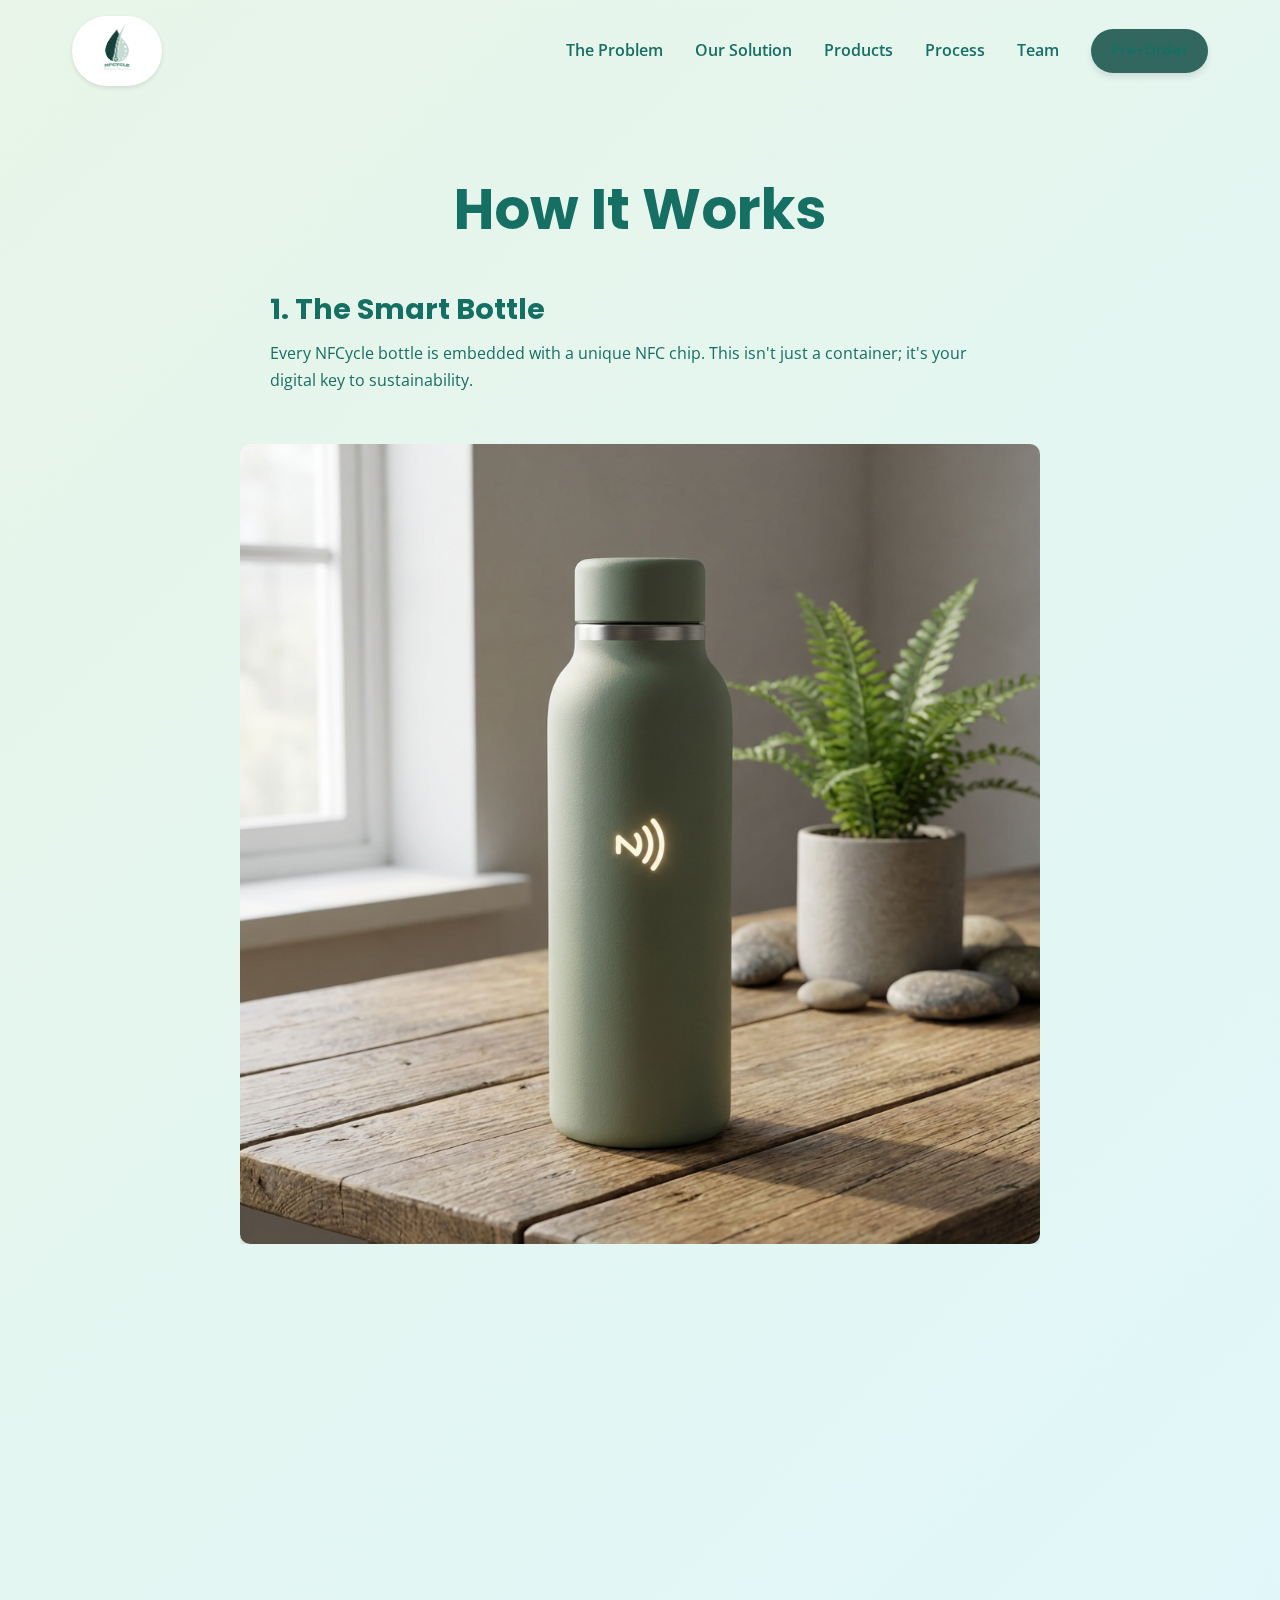
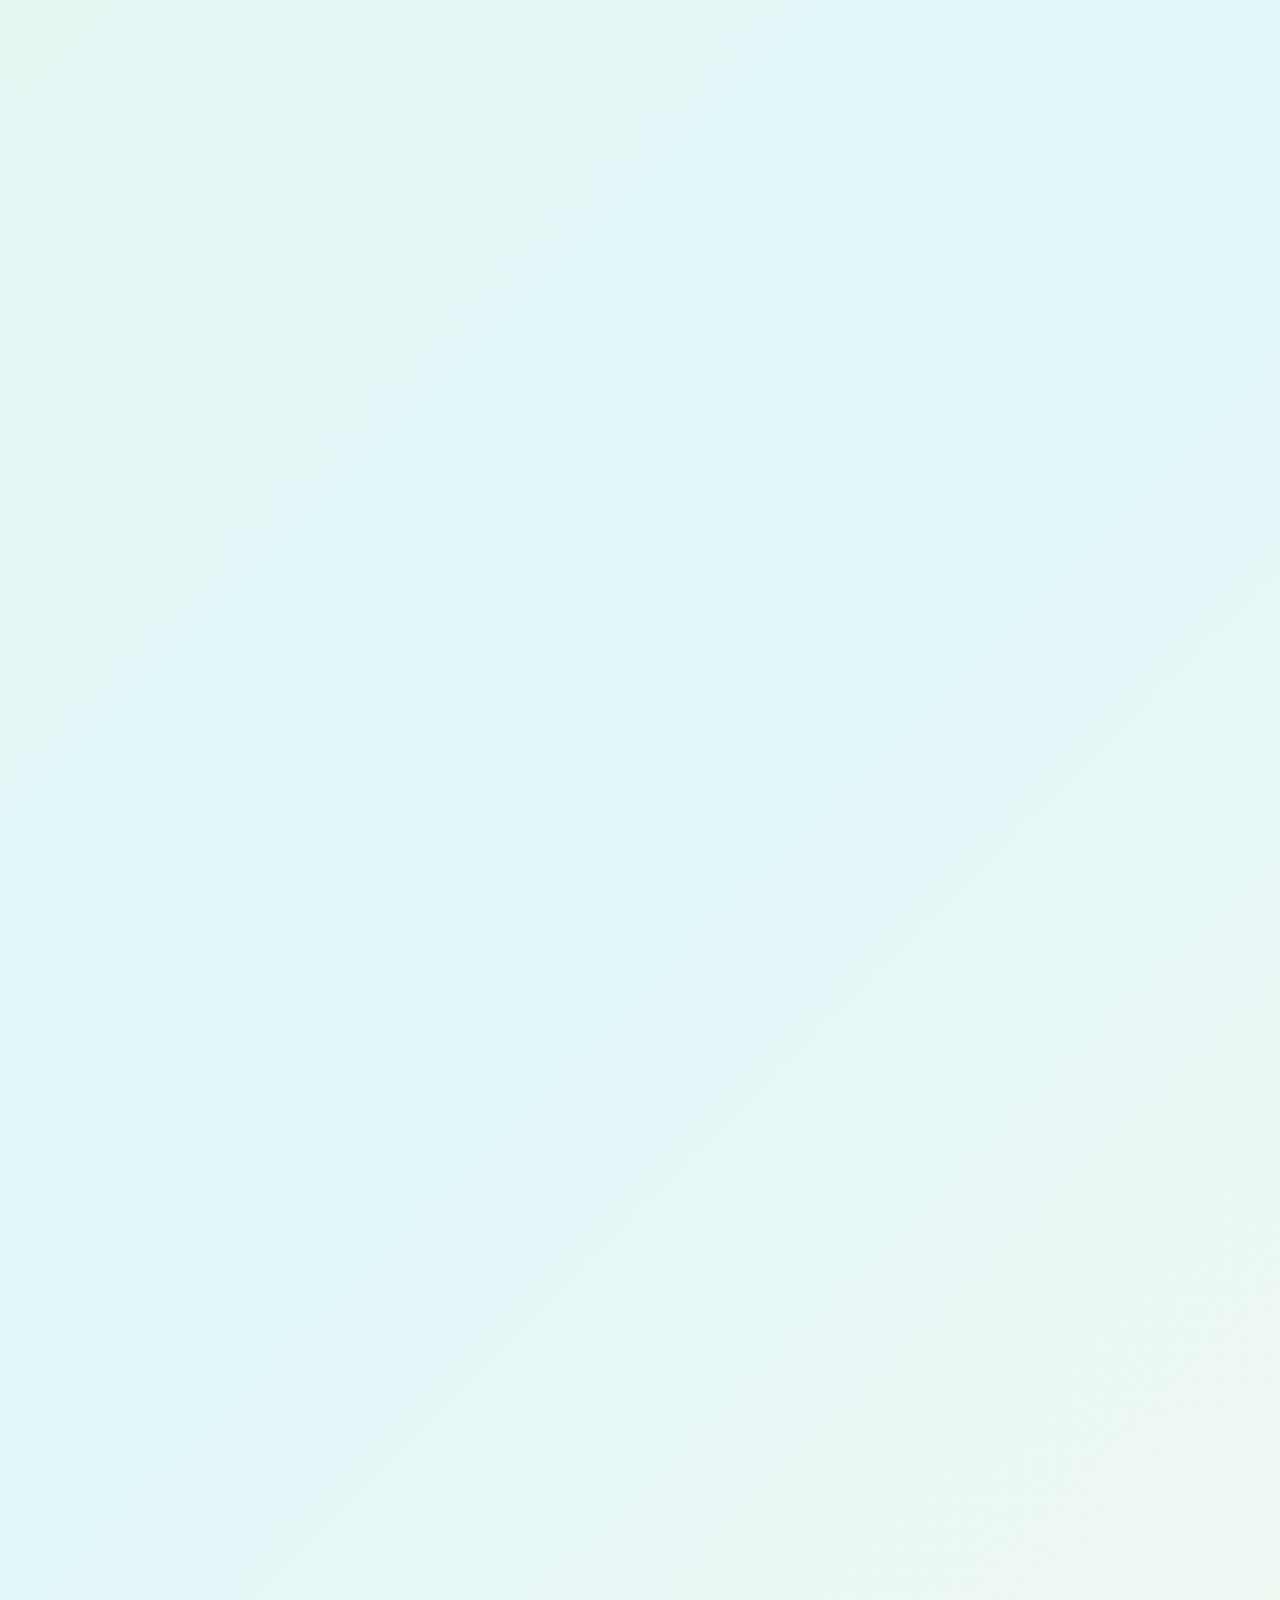
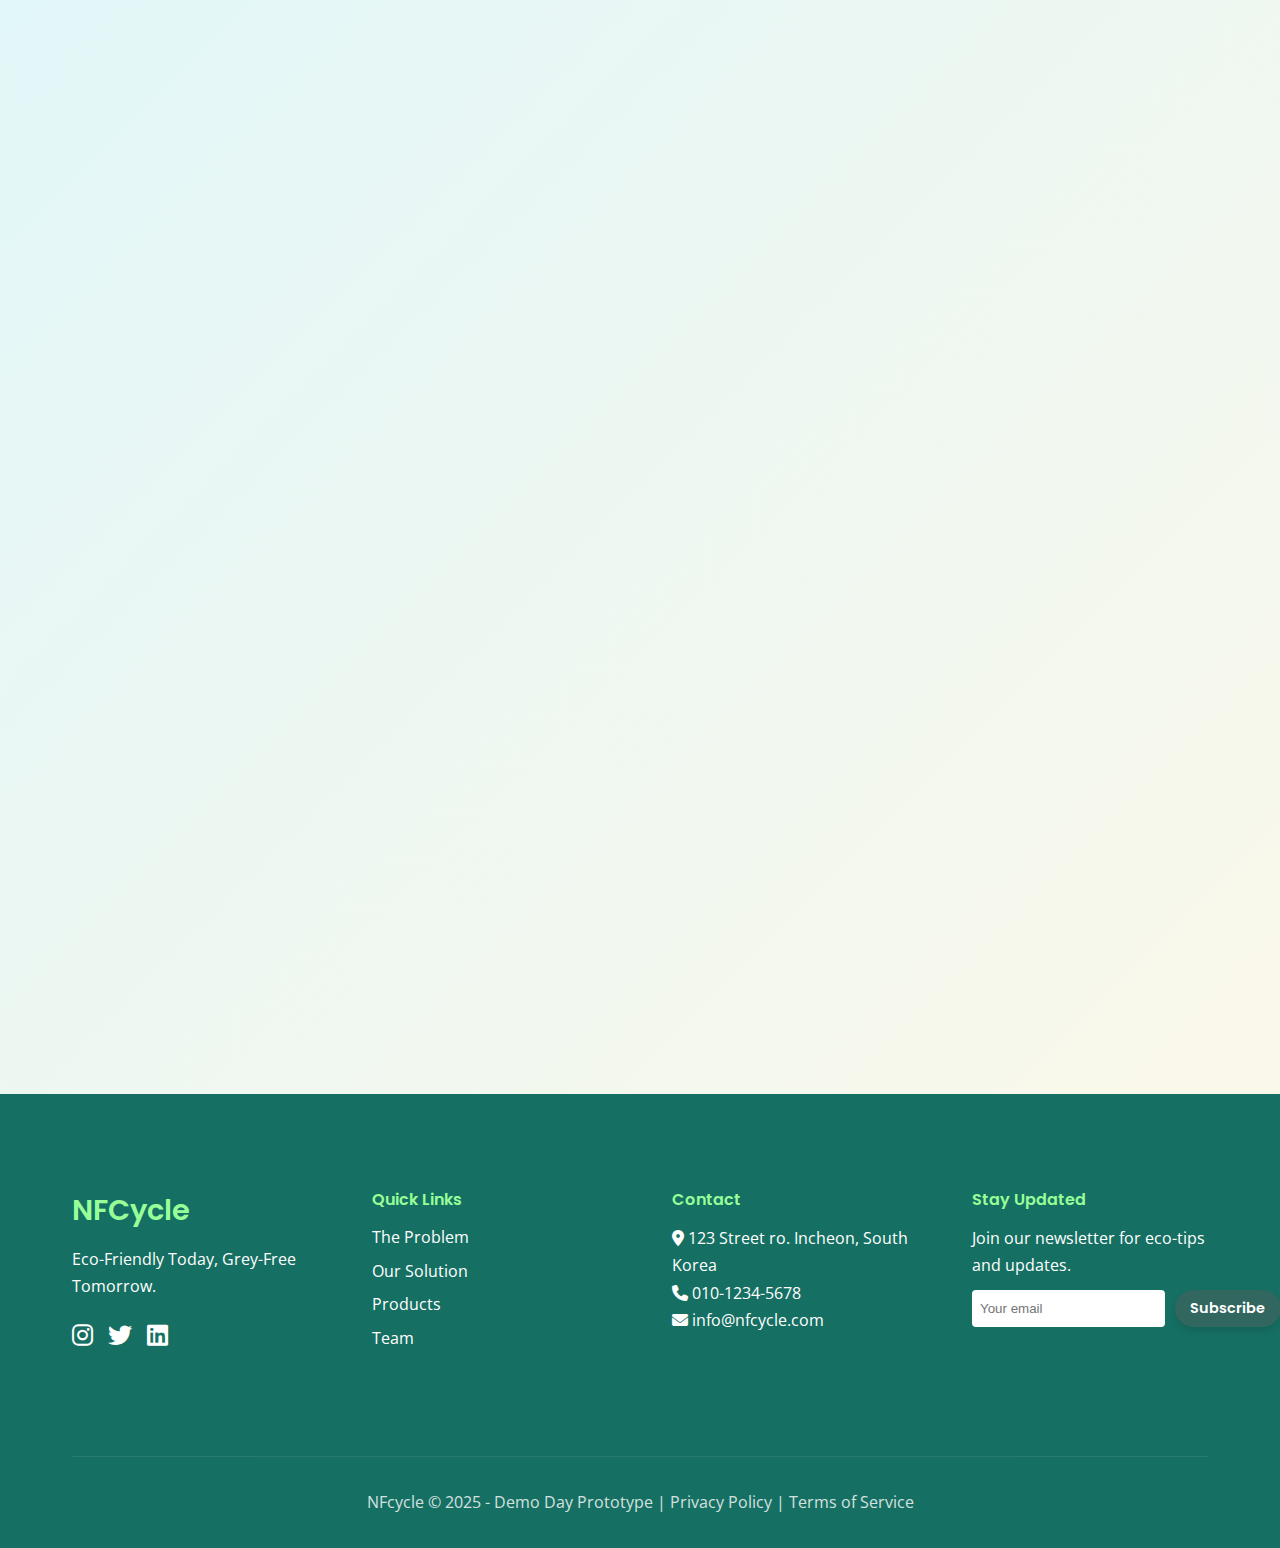
<file: pages/how-it-works.html>
<!DOCTYPE html>
<html lang="en">

<head>
    <meta charset="UTF-8">
    <meta name="viewport" content="width=device-width, initial-scale=1.0">
    <title>How It Works | NFCycle</title>
    <link rel="icon" type="image/png" href="../assets/images/logo.png">
    <link rel="preconnect" href="https://fonts.googleapis.com">
    <link rel="preconnect" href="https://fonts.gstatic.com" crossorigin>
    <link
        href="https://fonts.googleapis.com/css2?family=Open+Sans:wght@400;600&family=Poppins:wght@500;600;700&display=swap"
        rel="stylesheet">
    <!-- FontAwesome -->
    <link rel="stylesheet" href="https://cdnjs.cloudflare.com/ajax/libs/font-awesome/6.4.0/css/all.min.css">
    <!-- AOS Animation Library -->
    <link href="https://unpkg.com/aos@2.3.1/dist/aos.css" rel="stylesheet">
    <link rel="stylesheet" href="../style.css">
</head>

<body>
    <header>
        <div class="container">
            <nav>
                <a href="../index.html" class="logo">
                    <img src="../assets/images/logo.png" alt="NFCycle Logo" style="height: 60px;">
                </a>
                <div class="nav-links" id="navLinks">
                    <a href="../index.html#problem">The Problem</a>
                    <a href="../index.html#solution">Our Solution</a>
                    <a href="../index.html#products">Products</a>
                    <a href="../index.html#process">Process</a>
                    <a href="../index.html#team">Team</a>
                    <a href="../index.html#preorder" class="btn btn-sm">Pre-Order</a>
                </div>
                <div class="hamburger" id="hamburger">
                    <i class="fas fa-bars"></i>
                </div>
            </nav>
        </div>
    </header>

    <section class="section-padding" style="margin-top: 80px;">
        <div class="container">
            <h1 class="text-center" data-aos="fade-up">How It Works</h1>
            <div style="max-width: 800px; margin: 0 auto;">

                <div class="product-item" data-aos="fade-up" data-aos-delay="100">
                    <div class="product-info">
                        <h3>1. The Smart Bottle</h3>
                        <p>Every NFCycle bottle is embedded with a unique NFC chip. This isn't just a container; it's
                            your digital key to sustainability.</p>
                    </div>
                    <div class="product-image auto-height">
                        <img src="../assets/images/how-it-works/smart-bottle.png" alt="Smart Bottle with NFC Chip"
                            style="border-radius: 10px; width: 100%; height: auto; box-shadow: var(--shadow-md);">
                    </div>
                </div>

                <div class="product-item" data-aos="fade-up" data-aos-delay="200">
                    <div class="product-info">
                        <h3>2. Tap & Connect</h3>
                        <p>Simply tap your smartphone to the bottle logo. No app download required initially. It
                            instantly opens your personal dashboard.</p>
                    </div>
                    <div class="product-image auto-height">
                        <img src="../assets/images/how-it-works/tap-connect.png" alt="Tap and Connect"
                            style="border-radius: 10px; width: 100%; height: auto; box-shadow: var(--shadow-md);">
                    </div>
                </div>

                <div class="product-item" data-aos="fade-up" data-aos-delay="300">
                    <div class="product-info">
                        <h3>3. Track & Refill</h3>
                        <p>Monitor your usage and earn eco-points. When you request a refill, we send a "Bridge Bottle"
                            so you're never without shampoo while your main bottle is being refilled.</p>
                    </div>
                    <div class="product-image auto-height">
                        <img src="../assets/images/how-it-works/track-refill.png" alt="Track and Refill App"
                            style="border-radius: 10px; width: 100%; height: auto; box-shadow: var(--shadow-md);">
                    </div>
                </div>

                <div class="product-item" data-aos="fade-up" data-aos-delay="400">
                    <div class="product-info">
                        <h3>4. Closed Loop</h3>
                        <p>Place your empty bottle in the provided return bag with the pre-paid label. We collect it,
                            wash and sterilize it at our facility, and return it refilled.</p>
                    </div>
                    <div class="product-image auto-height">
                        <img src="../assets/images/how-it-works/closed-loop.png" alt="Closed Loop Recycling"
                            style="border-radius: 10px; width: 100%; height: auto; box-shadow: var(--shadow-md);">
                    </div>
                </div>

            </div>
        </div>
    </section>

    <!-- Footer -->
    <footer>
        <div class="container">
            <div class="footer-content">
                <div class="footer-brand">
                    <h3>NFCycle</h3>
                    <p>Eco-Friendly Today, Grey-Free Tomorrow.</p>
                    <div class="social-links" style="margin-top: 15px;">
                        <a href="#"><i class="fab fa-instagram"></i></a>
                        <a href="#"><i class="fab fa-twitter"></i></a>
                        <a href="#"><i class="fab fa-linkedin"></i></a>
                    </div>
                </div>
                <div class="footer-links">
                    <h4>Quick Links</h4>
                    <ul>
                        <li><a href="../index.html#problem">The Problem</a></li>
                        <li><a href="../index.html#solution">Our Solution</a></li>
                        <li><a href="../index.html#products">Products</a></li>
                        <li><a href="../index.html#team">Team</a></li>
                    </ul>
                </div>
                <div class="footer-contact">
                    <h4>Contact</h4>
                    <p><i class="fas fa-map-marker-alt"></i> 123 Street ro. Incheon, South Korea</p>
                    <p><i class="fas fa-phone"></i> 010-1234-5678</p>
                    <p><i class="fas fa-envelope"></i> info@nfcycle.com</p>
                </div>
                <div class="footer-newsletter">
                    <h4>Stay Updated</h4>
                    <p>Join our newsletter for eco-tips and updates.</p>
                    <form action="https://formsubmit.co/2693174e04c37dc21efd936ac7df9463" method="POST"
                        style="display: flex; gap: 10px; margin-top: 10px;">
                        <input type="email" placeholder="Your email"
                            style="padding: 8px; border-radius: 4px; border: none; flex: 1;">
                        <button type="submit" class="btn"
                            style="padding: 8px 15px; font-size: 0.9rem;">Subscribe</button>
                    </form>
                </div>
            </div>
            <div class="footer-bottom">
                <p>NFcycle © 2025 - Demo Day Prototype | <a href="#">Privacy Policy</a> | <a href="#">Terms of
                        Service</a></p>
            </div>
        </div>
    </footer>

    <!-- AOS Library -->
    <script src="https://unpkg.com/aos@2.3.1/dist/aos.js"></script>
    <script>
        // Initialize AOS
        AOS.init({
            duration: 800,
            once: true,
            offset: 100
        });

        // Mobile Menu Toggle
        const hamburger = document.getElementById('hamburger');
        const navLinks = document.getElementById('navLinks');

        if (hamburger && navLinks) {
            hamburger.addEventListener('click', () => {
                navLinks.classList.toggle('active');
                hamburger.classList.toggle('active');
            });
        }
    </script>
</body>

</html>
</file>
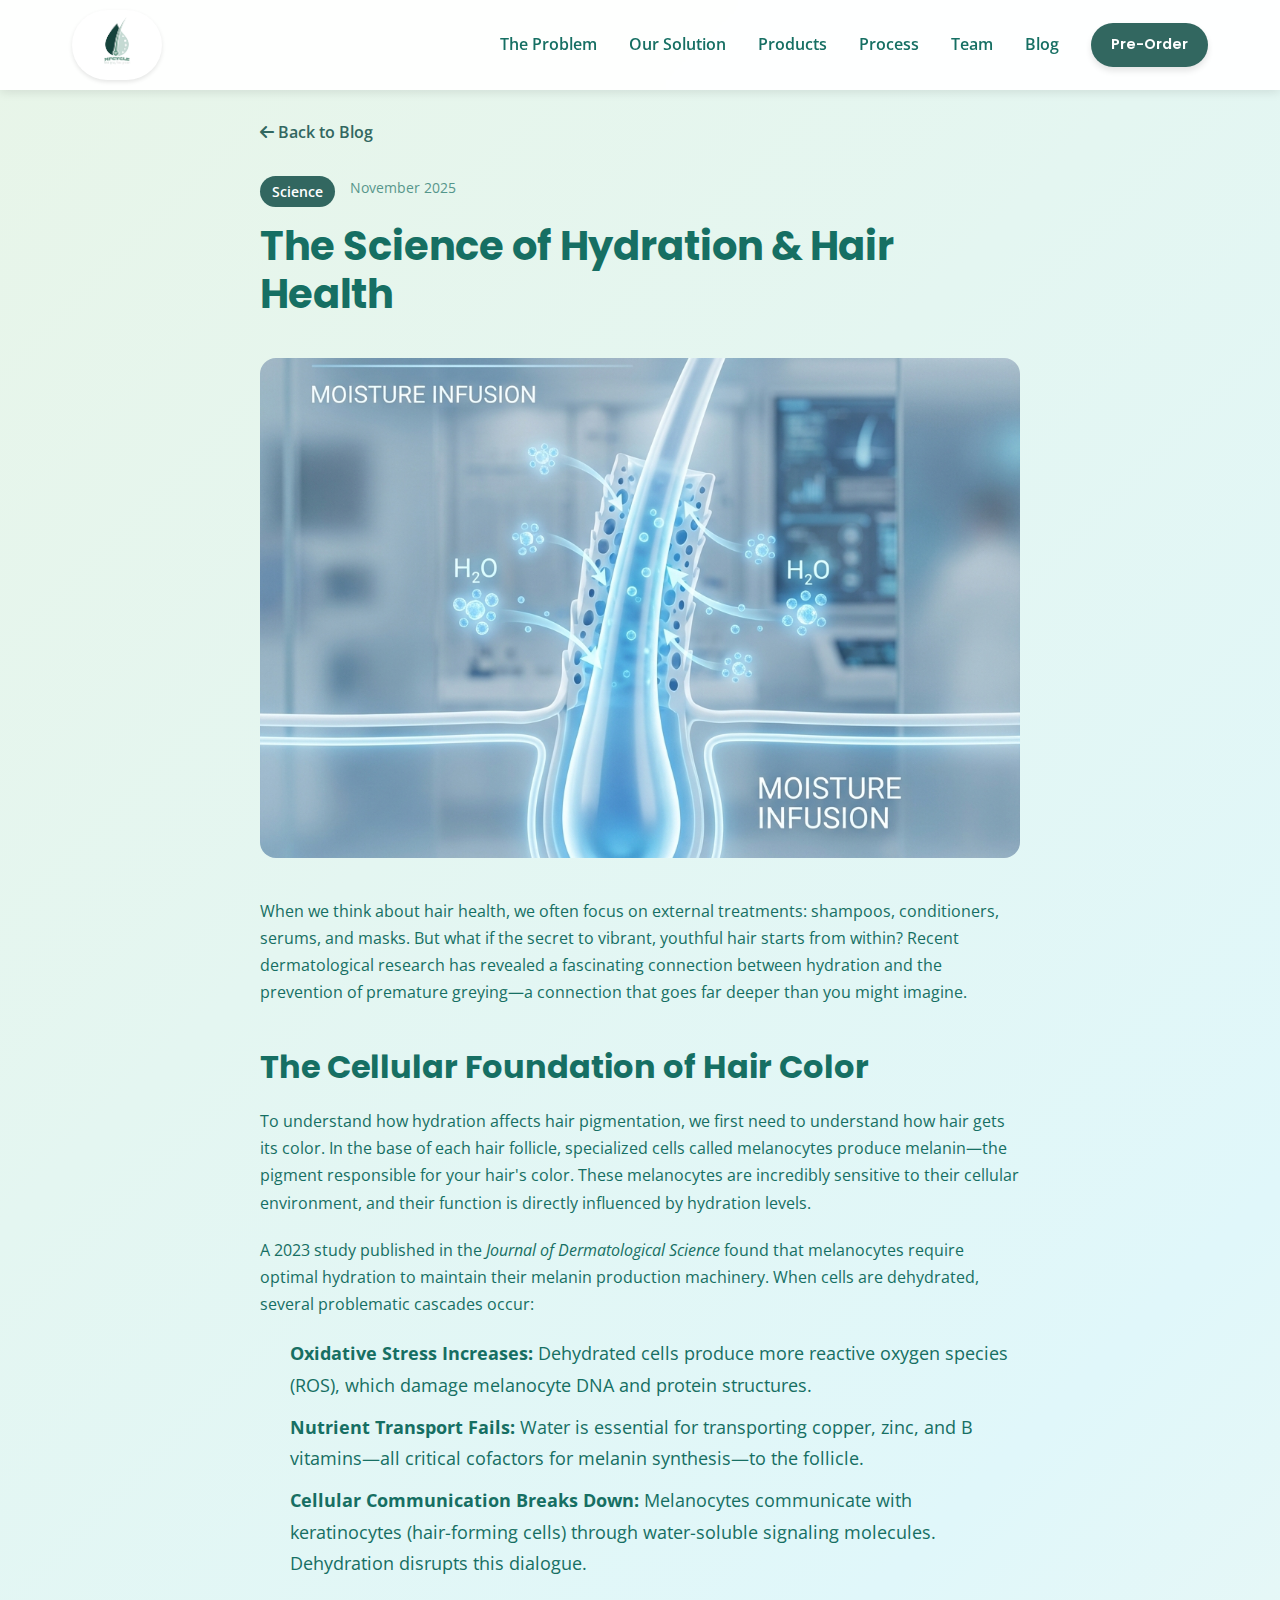
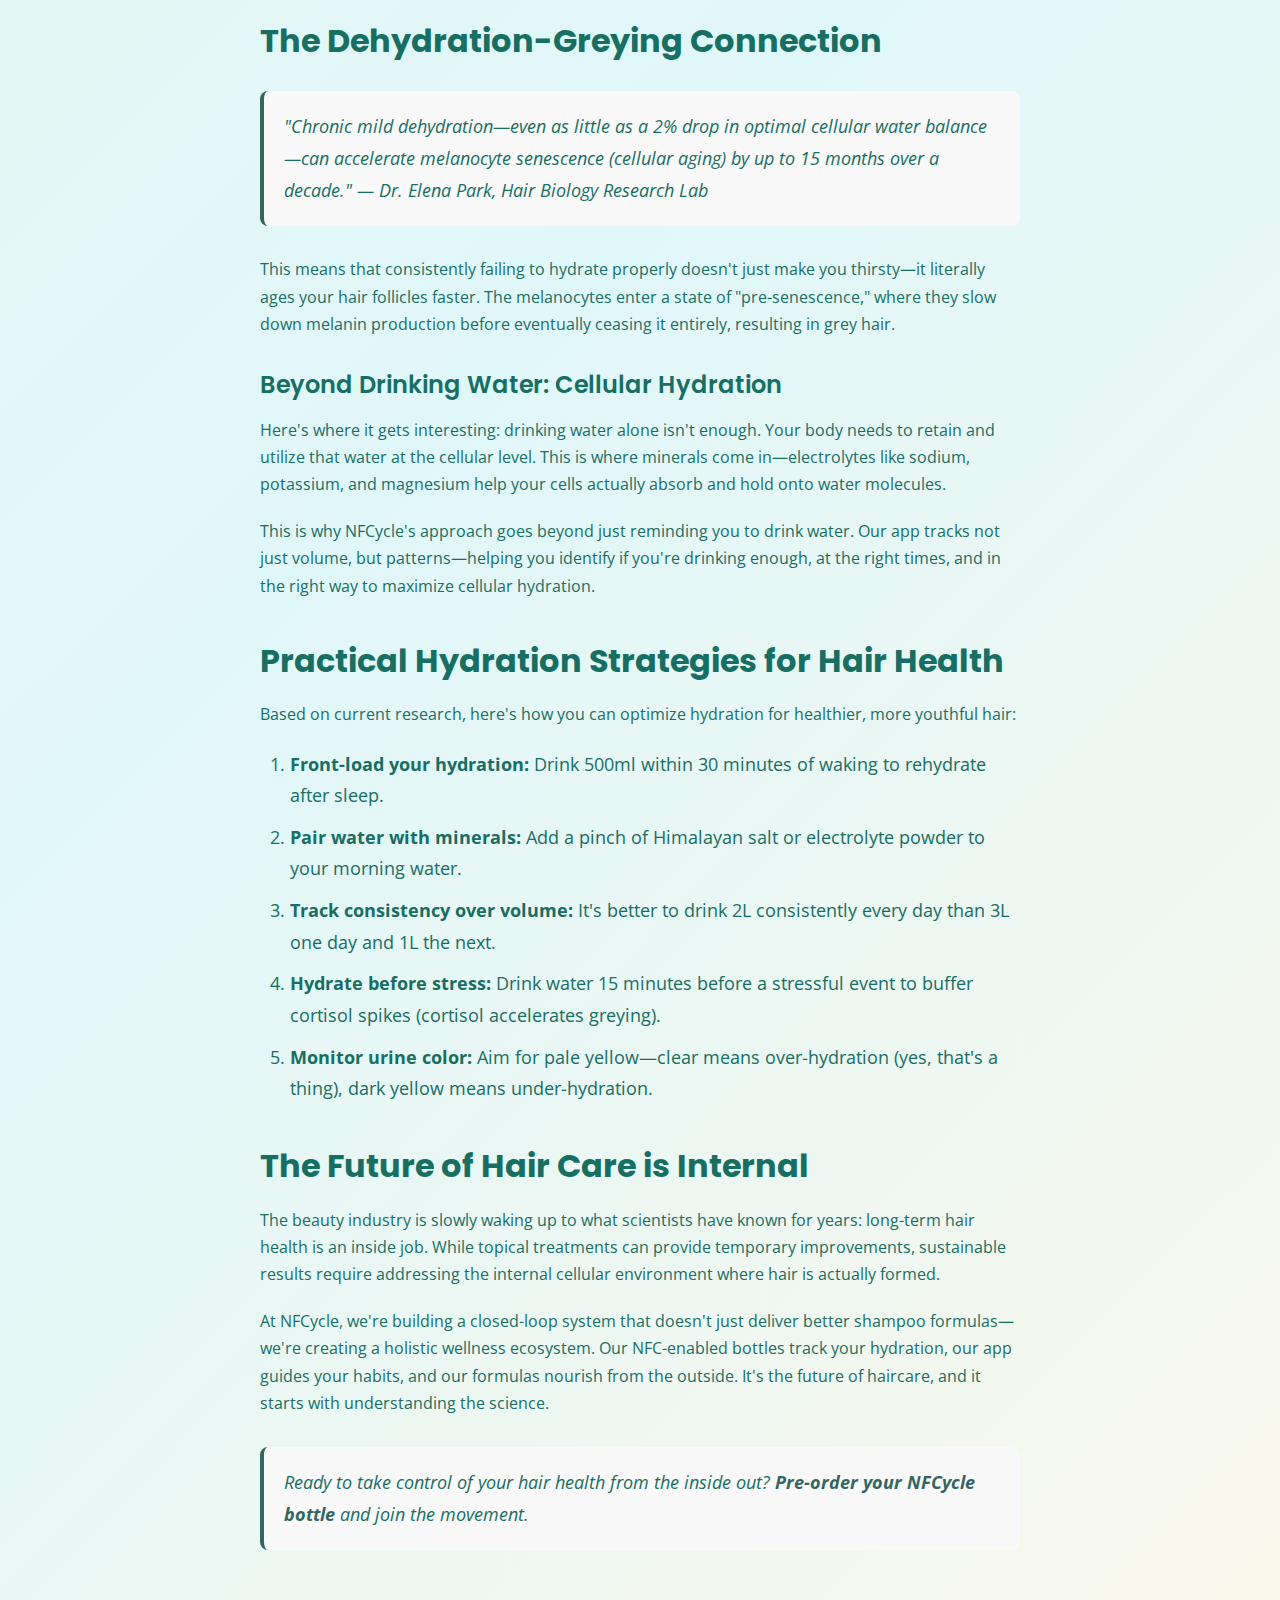
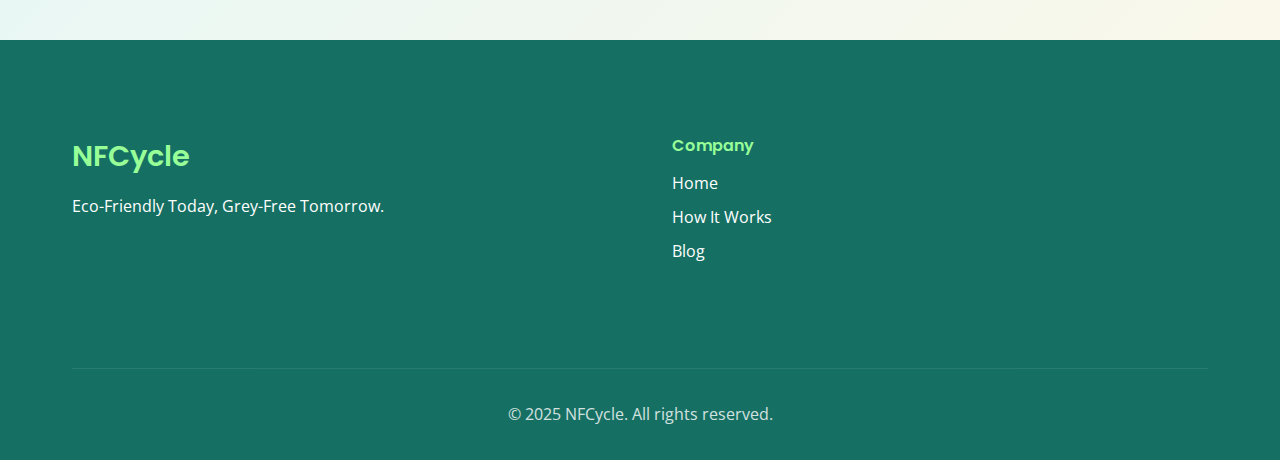
<file: pages/blog/hydration-hair.html>
<!DOCTYPE html>
<html lang="en">

<head>
    <meta charset="UTF-8">
    <meta name="viewport" content="width=device-width, initial-scale=1.0">
    <title>The Science of Hydration & Hair Health | NFCycle Blog</title>
    <meta name="description"
        content="Discover the biological connection between proper hydration and preventing premature greying.">
    <link rel="preconnect" href="https://fonts.googleapis.com">
    <link rel="preconnect" href="https://fonts.gstatic.com" crossorigin>
    <link
        href="https://fonts.googleapis.com/css2?family=Open+Sans:wght@400;600&family=Poppins:wght@500;600;700&display=swap"
        rel="stylesheet">
    <link rel="stylesheet" href="https://cdnjs.cloudflare.com/ajax/libs/font-awesome/6.4.0/css/all.min.css">
    <link href="https://unpkg.com/aos@2.3.1/dist/aos.css" rel="stylesheet">
    <link rel="stylesheet" href="../../style.css">
</head>

<body>

    <!-- Header -->
    <header class="scrolled">
        <div class="container">
            <nav>
                <a href="../../index.html" class="logo">
                    <img src="../../assets/images/logo.png" alt="NFCycle Logo" style="height: 60px;">
                </a>
                <div class="nav-links" id="navLinks">
                    <a href="../../index.html#problem">The Problem</a>
                    <a href="../../index.html#solution">Our Solution</a>
                    <a href="../../index.html#products">Products</a>
                    <a href="../../index.html#process">Process</a>
                    <a href="../../index.html#team">Team</a>
                    <a href="../../blog.html">Blog</a>
                    <a href="../../index.html#preorder" class="btn btn-sm">Pre-Order</a>
                </div>
                <div class="hamburger" id="hamburger">
                    <i class="fas fa-bars"></i>
                </div>
            </nav>
        </div>
    </header>

    <!-- Blog Article -->
    <article class="blog-article" style="padding-top: 120px;">
        <a href="../../blog.html" class="blog-back-link"><i class="fas fa-arrow-left"></i> Back to Blog</a>

        <div class="blog-article-header">
            <div class="blog-meta">
                <span class="blog-category">Science</span>
                <span class="blog-date">November 2025</span>
            </div>
            <h1>The Science of Hydration & Hair Health</h1>
        </div>

        <img src="../../assets/images/blog/hydration-science.png" alt="The Science of Hydration and Hair Health"
            class="blog-article-hero">

        <div class="blog-article-content">
            <p>When we think about hair health, we often focus on external treatments: shampoos, conditioners, serums,
                and masks. But what if the secret to vibrant, youthful hair starts from within? Recent dermatological
                research has revealed a fascinating connection between hydration and the prevention of premature
                greying—a connection that goes far deeper than you might imagine.</p>

            <h2>The Cellular Foundation of Hair Color</h2>
            <p>To understand how hydration affects hair pigmentation, we first need to understand how hair gets its
                color. In the base of each hair follicle, specialized cells called melanocytes produce melanin—the
                pigment responsible for your hair's color. These melanocytes are incredibly sensitive to their cellular
                environment, and their function is directly influenced by hydration levels.</p>

            <p>A 2023 study published in the <em>Journal of Dermatological Science</em> found that melanocytes require
                optimal hydration to maintain their melanin production machinery. When cells are dehydrated, several
                problematic cascades occur:</p>

            <ul>
                <li><strong>Oxidative Stress Increases:</strong> Dehydrated cells produce more reactive oxygen species
                    (ROS), which damage melanocyte DNA and protein structures.</li>
                <li><strong>Nutrient Transport Fails:</strong> Water is essential for transporting copper, zinc, and B
                    vitamins—all critical cofactors for melanin synthesis—to the follicle.</li>
                <li><strong>Cellular Communication Breaks Down:</strong> Melanocytes communicate with keratinocytes
                    (hair-forming cells) through water-soluble signaling molecules. Dehydration disrupts this dialogue.
                </li>
            </ul>

            <h2>The Dehydration-Greying Connection</h2>
            <blockquote>
                "Chronic mild dehydration—even as little as a 2% drop in optimal cellular water balance—can accelerate
                melanocyte senescence (cellular aging) by up to 15 months over a decade." — Dr. Elena Park, Hair Biology
                Research Lab
            </blockquote>

            <p>This means that consistently failing to hydrate properly doesn't just make you thirsty—it literally ages
                your hair follicles faster. The melanocytes enter a state of "pre-senescence," where they slow down
                melanin production before eventually ceasing it entirely, resulting in grey hair.</p>

            <h3>Beyond Drinking Water: Cellular Hydration</h3>
            <p>Here's where it gets interesting: drinking water alone isn't enough. Your body needs to retain and
                utilize that water at the cellular level. This is where minerals come in—electrolytes like sodium,
                potassium, and magnesium help your cells actually absorb and hold onto water molecules.</p>

            <p>This is why NFCycle's approach goes beyond just reminding you to drink water. Our app tracks not just
                volume, but patterns—helping you identify if you're drinking enough, at the right times, and in the
                right way to maximize cellular hydration.</p>

            <h2>Practical Hydration Strategies for Hair Health</h2>
            <p>Based on current research, here's how you can optimize hydration for healthier, more youthful hair:</p>

            <ol>
                <li><strong>Front-load your hydration:</strong> Drink 500ml within 30 minutes of waking to rehydrate
                    after sleep.</li>
                <li><strong>Pair water with minerals:</strong> Add a pinch of Himalayan salt or electrolyte powder to
                    your morning water.</li>
                <li><strong>Track consistency over volume:</strong> It's better to drink 2L consistently every day than
                    3L one day and 1L the next.</li>
                <li><strong>Hydrate before stress:</strong> Drink water 15 minutes before a stressful event to buffer
                    cortisol spikes (cortisol accelerates greying).</li>
                <li><strong>Monitor urine color:</strong> Aim for pale yellow—clear means over-hydration (yes, that's a
                    thing), dark yellow means under-hydration.</li>
            </ol>

            <h2>The Future of Hair Care is Internal</h2>
            <p>The beauty industry is slowly waking up to what scientists have known for years: long-term hair health is
                an inside job. While topical treatments can provide temporary improvements, sustainable results require
                addressing the internal cellular environment where hair is actually formed.</p>

            <p>At NFCycle, we're building a closed-loop system that doesn't just deliver better shampoo formulas—we're
                creating a holistic wellness ecosystem. Our NFC-enabled bottles track your hydration, our app guides
                your habits, and our formulas nourish from the outside. It's the future of haircare, and it starts with
                understanding the science.</p>

            <blockquote>
                Ready to take control of your hair health from the inside out? <a href="index.html#preorder"
                    style="color: var(--color-primary); font-weight: 700;">Pre-order your NFCycle bottle</a> and join
                the movement.
            </blockquote>
        </div>
    </article>

    <!-- Footer -->
    <footer>
        <div class="container">
            <div class="footer-content">
                <div class="footer-brand">
                    <h3>NFCycle</h3>
                    <p>Eco-Friendly Today, Grey-Free Tomorrow.</p>
                </div>
                <div class="footer-links">
                    <h4>Company</h4>
                    <ul>
                        <li><a href="index.html">Home</a></li>
                        <li><a href="how-it-works.html">How It Works</a></li>
                        <li><a href="blog.html">Blog</a></li>
                    </ul>
                </div>
            </div>
            <div class="footer-bottom">
                <p>&copy; 2025 NFCycle. All rights reserved.</p>
            </div>
        </div>
    </footer>

    <script src="https://unpkg.com/aos@2.3.1/dist/aos.js"></script>
    <script>
        AOS.init({ duration: 800, once: true });

        // Mobile menu
        document.getElementById('hamburger').addEventListener('click', () => {
            document.getElementById('navLinks').classList.toggle('active');
        });
    </script>
</body>

</html>
</file>
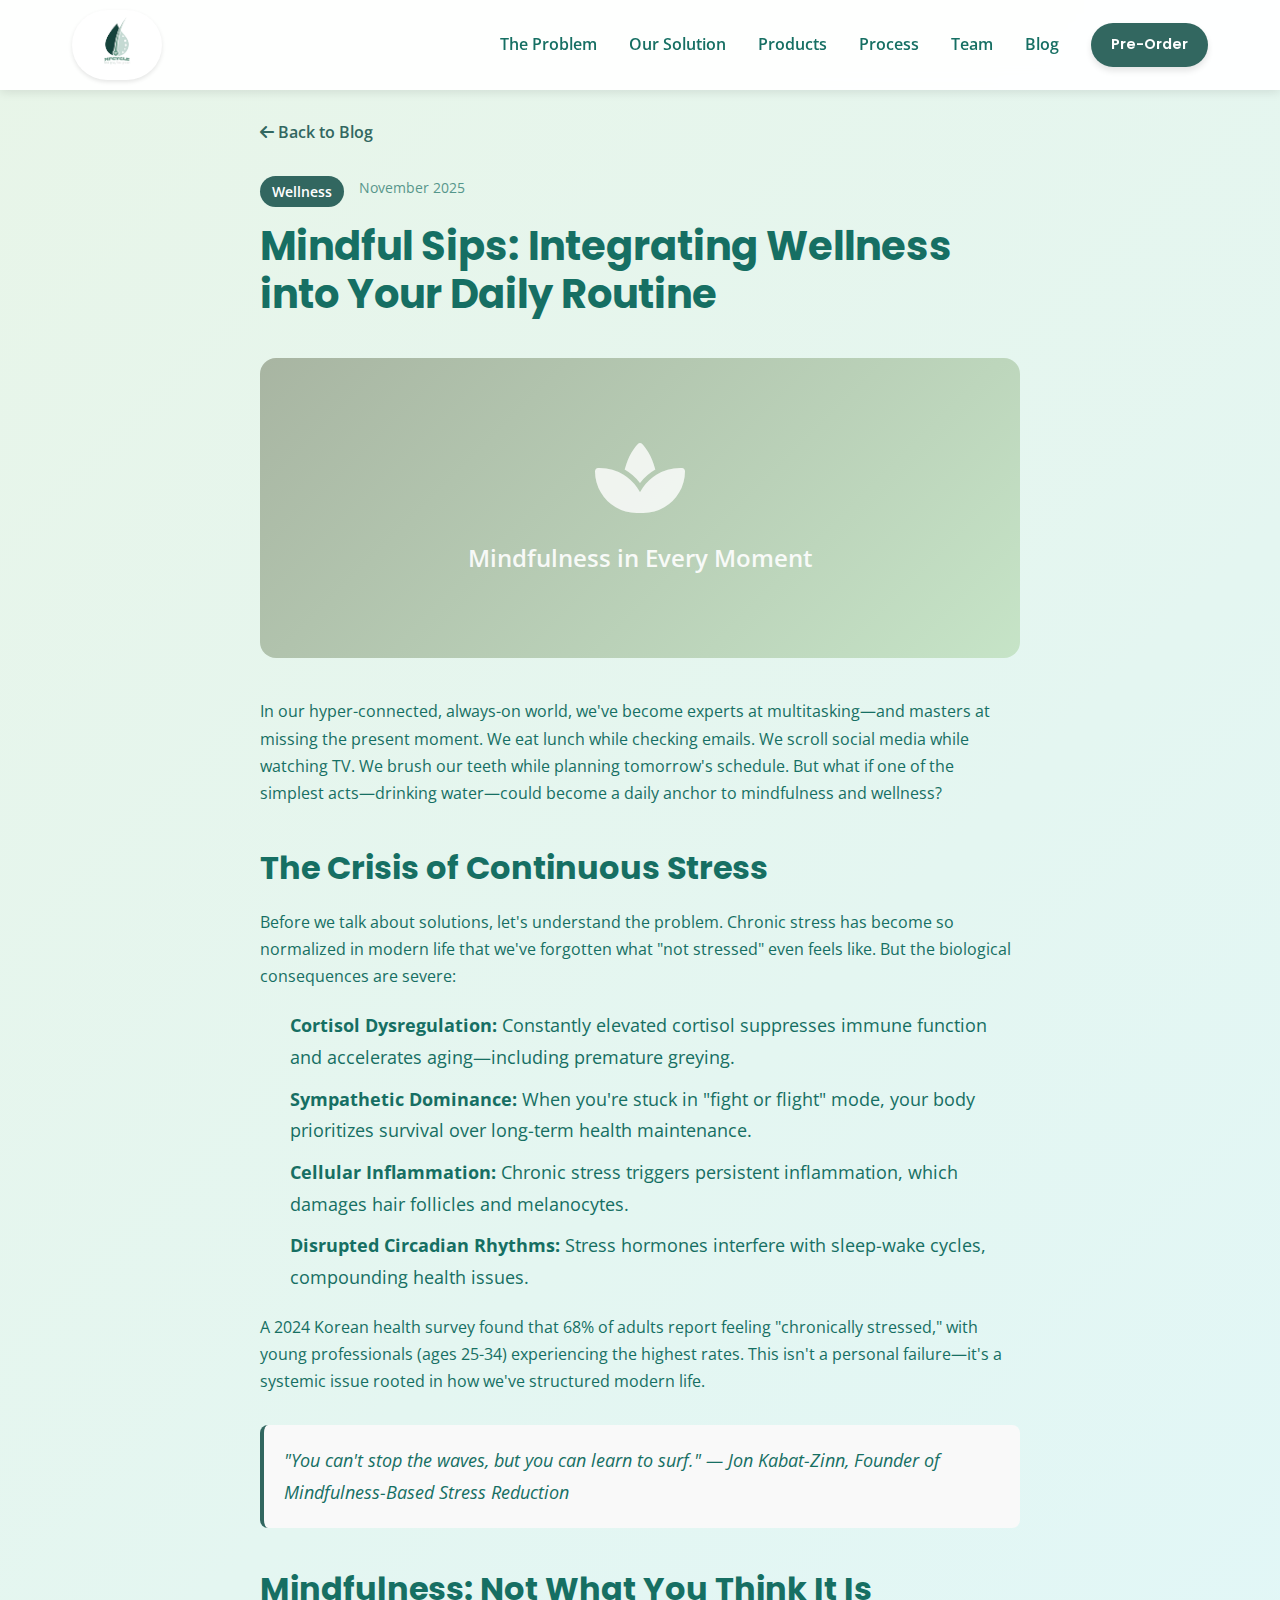
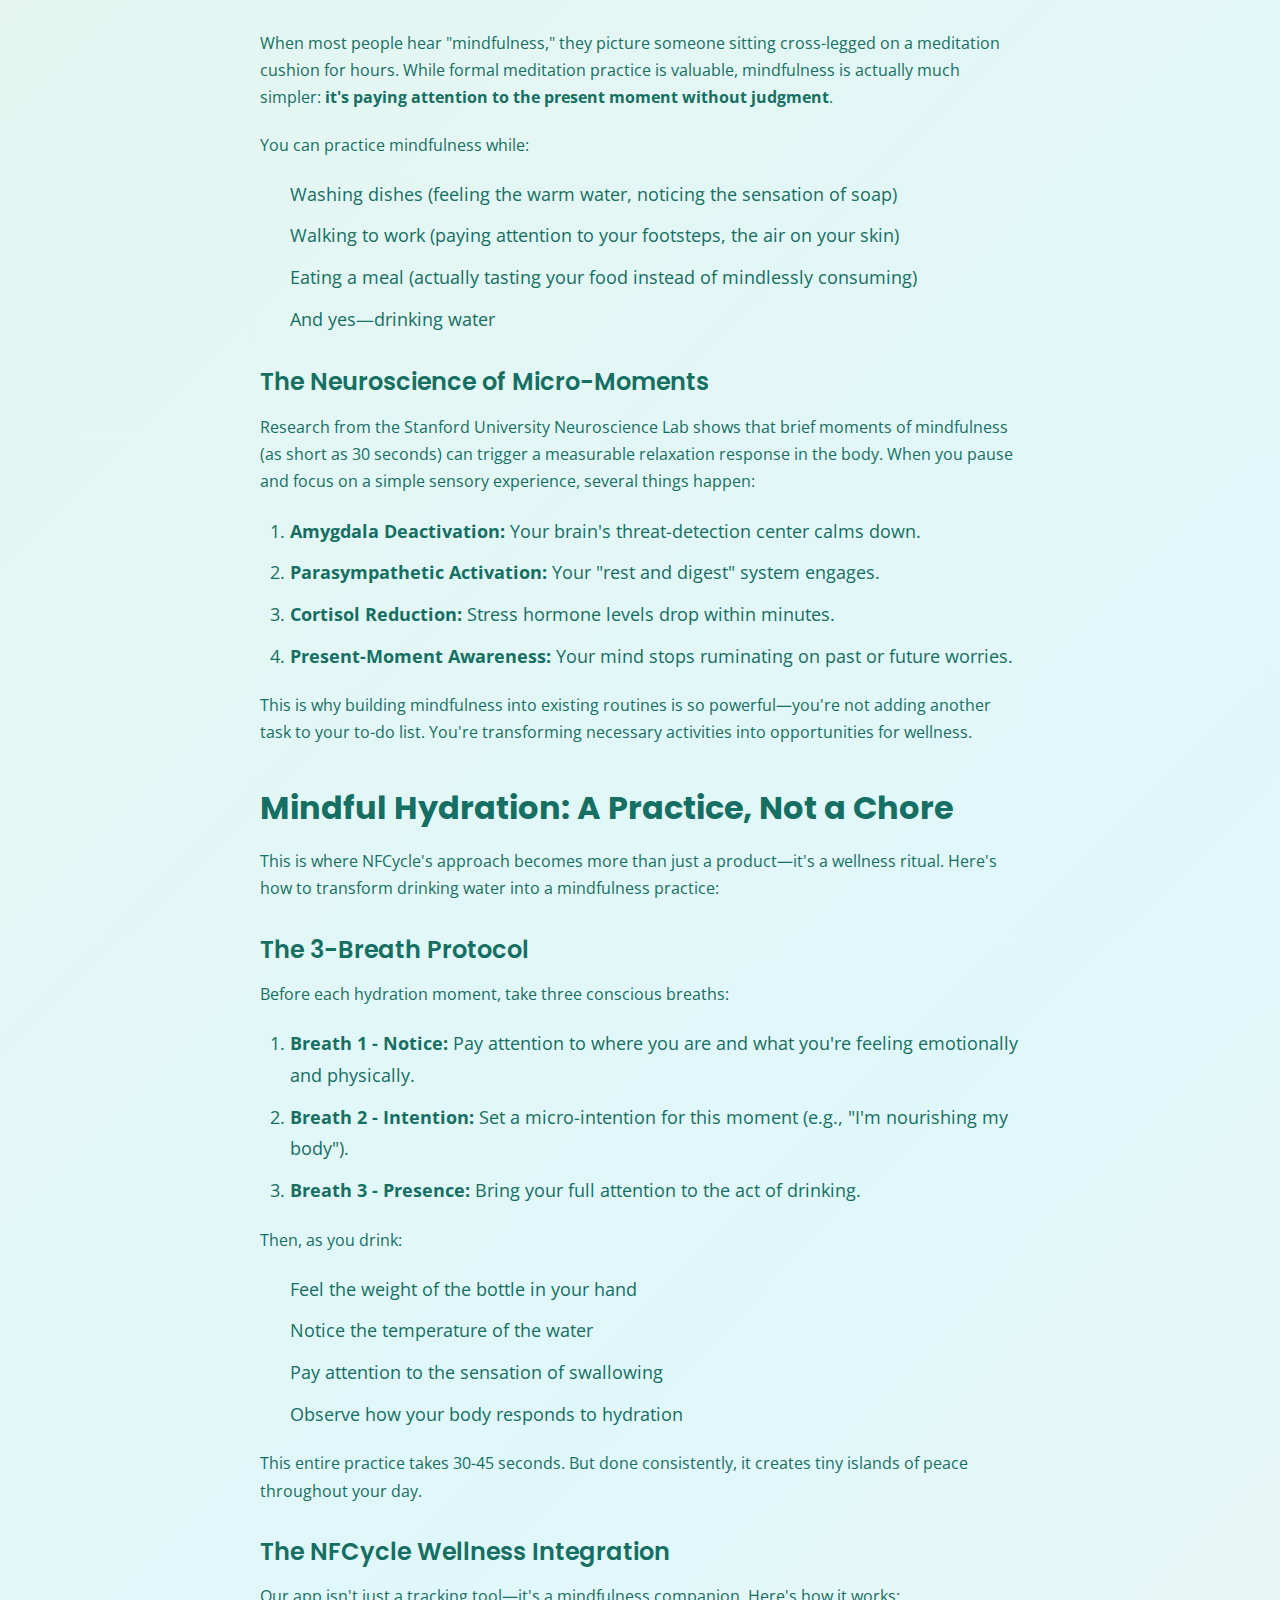
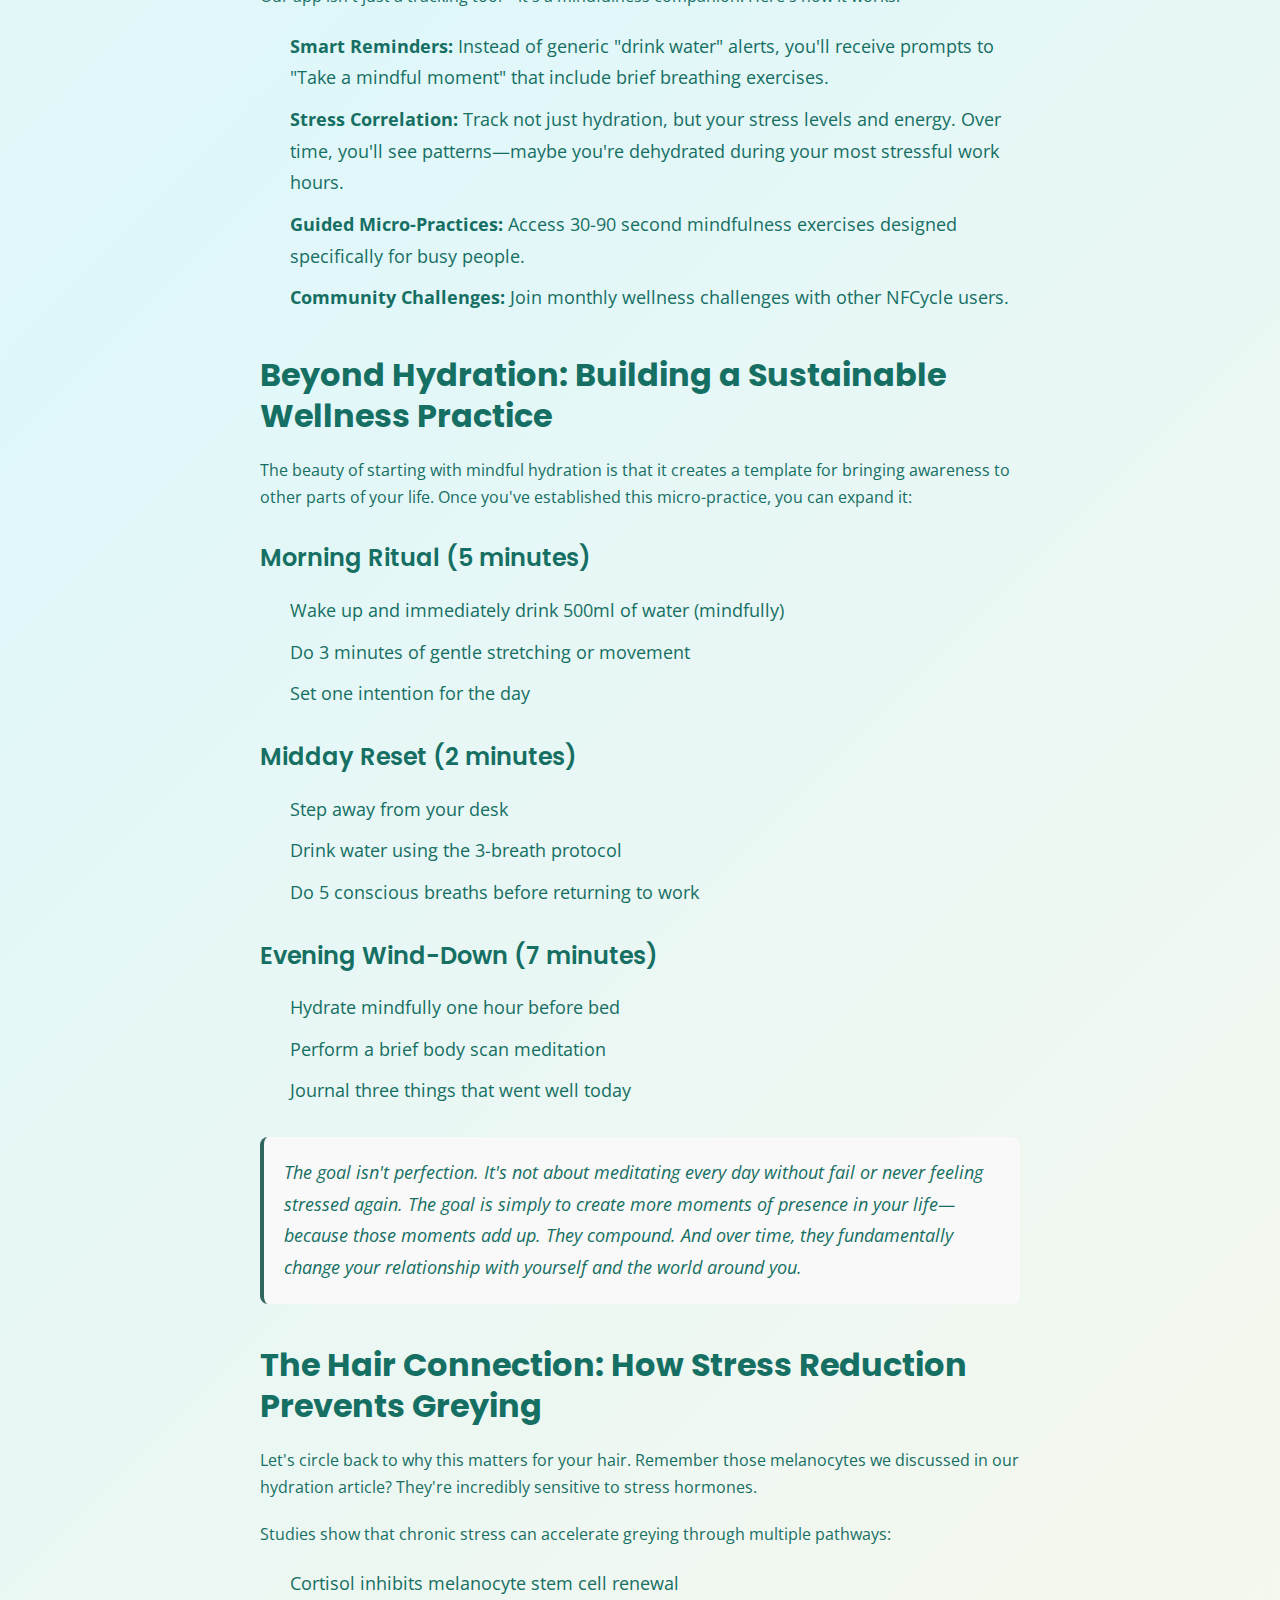
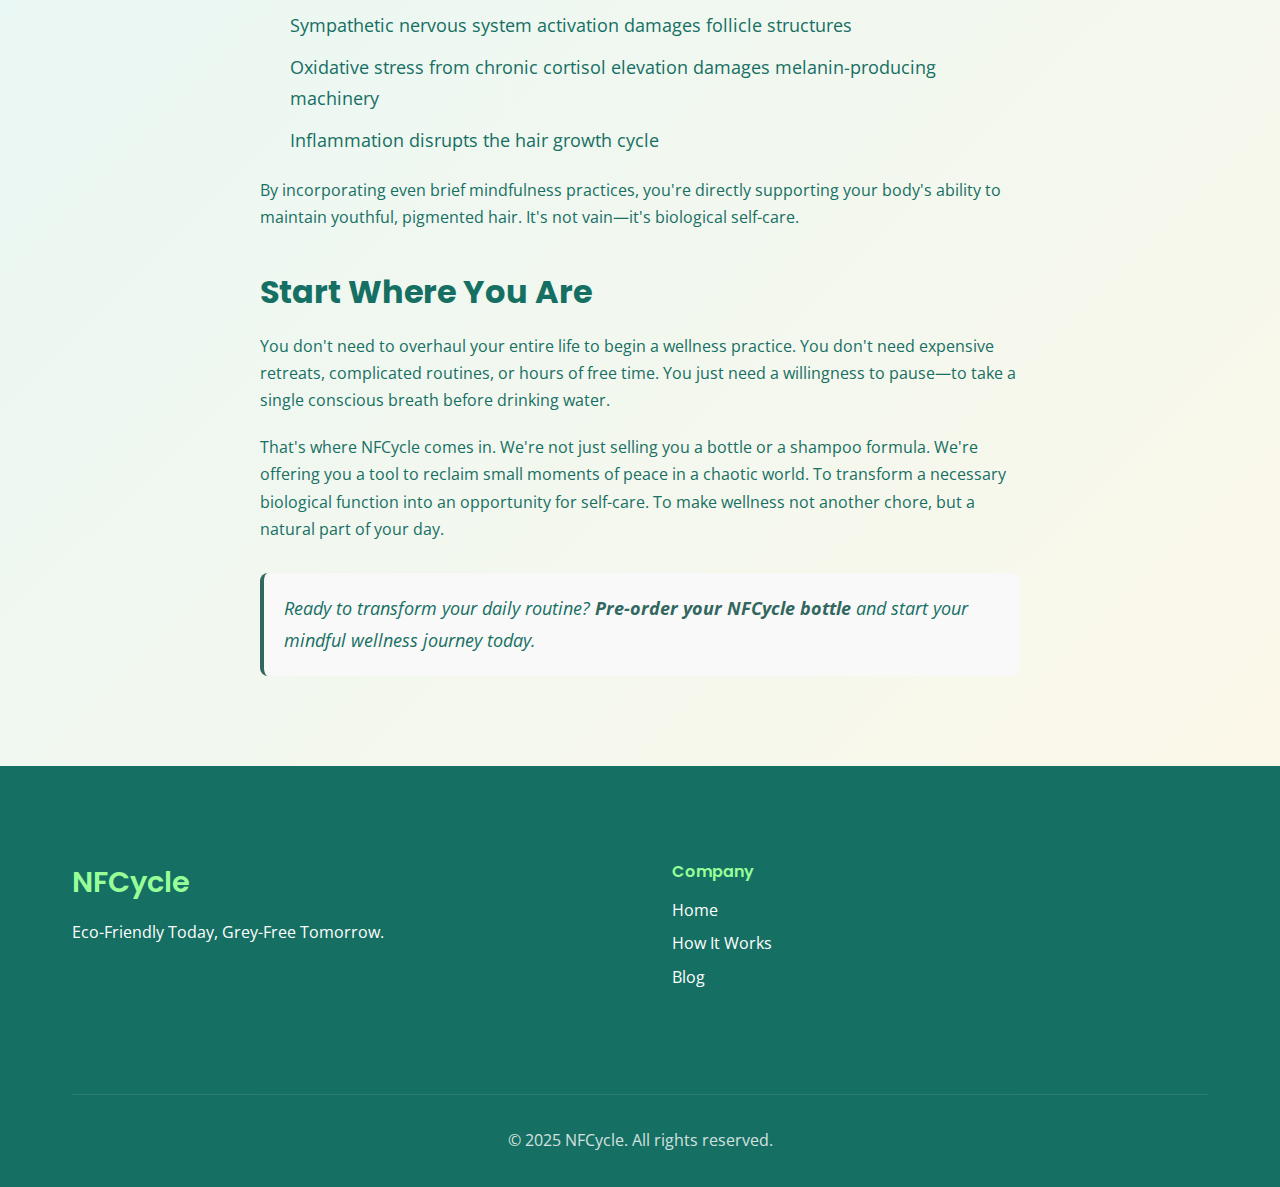
<file: pages/blog/mindful-wellness.html>
<!DOCTYPE html>
<html lang="en">

<head>
    <meta charset="UTF-8">
    <meta name="viewport" content="width=device-width, initial-scale=1.0">
    <title>Mindful Sips: Integrating Wellness into Your Daily Routine | NFCycle Blog</title>
    <link rel="icon" type="image/png" href="../../assets/images/logo.png">
    <meta name="description"
        content="Explore the connection between stress reduction, mindful hydration, and overall well-being.">
    <link rel="preconnect" href="https://fonts.googleapis.com">
    <link rel="preconnect" href="https://fonts.gstatic.com" crossorigin>
    <link
        href="https://fonts.googleapis.com/css2?family=Open+Sans:wght@400;600&family=Poppins:wght@500;600;700&display=swap"
        rel="stylesheet">
    <link rel="stylesheet" href="https://cdnjs.cloudflare.com/ajax/libs/font-awesome/6.4.0/css/all.min.css">
    <link href="https://unpkg.com/aos@2.3.1/dist/aos.css" rel="stylesheet">
    <link rel="stylesheet" href="../../style.css">
</head>

<body>

    <!-- Header -->
    <header class="scrolled">
        <div class="container">
            <nav>
                <a href="../../index.html" class="logo">
                    <img src="../../assets/images/logo.png" alt="NFCycle Logo" style="height: 60px;">
                </a>
                <div class="nav-links" id="navLinks">
                    <a href="../../index.html#problem">The Problem</a>
                    <a href="../../index.html#solution">Our Solution</a>
                    <a href="../../index.html#products">Products</a>
                    <a href="../../index.html#process">Process</a>
                    <a href="../../index.html#team">Team</a>
                    <a href="../../blog.html">Blog</a>
                    <a href="../../index.html#preorder" class="btn btn-sm">Pre-Order</a>
                </div>
                <div class="hamburger" id="hamburger">
                    <i class="fas fa-bars"></i>
                </div>
            </nav>
        </div>
    </header>

    <!-- Blog Article -->
    <article class="blog-article" style="padding-top: 120px;">
        <a href="../../blog.html" class="blog-back-link"><i class="fas fa-arrow-left"></i> Back to Blog</a>

        <div class="blog-article-header">
            <div class="blog-meta">
                <span class="blog-category">Wellness</span>
                <span class="blog-date">November 2025</span>
            </div>
            <h1>Mindful Sips: Integrating Wellness into Your Daily Routine</h1>
        </div>

        <div
            style="width: 100%; max-height: 500px; background: linear-gradient(135deg, #A8B5A2 0%, #C6E4C7 100%); border-radius: var(--radius-lg); margin-bottom: 40px; display: flex; align-items: center; justify-content: center; padding: 80px 40px; text-align: center;">
            <div>
                <i class="fas fa-spa" style="font-size: 5rem; color: white; opacity: 0.8; margin-bottom: 20px;"></i>
                <p style="color: white; font-size: 1.5rem; font-weight: 600; opacity: 0.9;">Mindfulness in Every Moment
                </p>
            </div>
        </div>

        <div class="blog-article-content">
            <p>In our hyper-connected, always-on world, we've become experts at multitasking—and masters at missing the
                present moment. We eat lunch while checking emails. We scroll social media while watching TV. We brush
                our teeth while planning tomorrow's schedule. But what if one of the simplest acts—drinking water—could
                become a daily anchor to mindfulness and wellness?</p>

            <h2>The Crisis of Continuous Stress</h2>
            <p>Before we talk about solutions, let's understand the problem. Chronic stress has become so normalized in
                modern life that we've forgotten what "not stressed" even feels like. But the biological consequences
                are severe:</p>

            <ul>
                <li><strong>Cortisol Dysregulation:</strong> Constantly elevated cortisol suppresses immune function and
                    accelerates aging—including premature greying.</li>
                <li><strong>Sympathetic Dominance:</strong> When you're stuck in "fight or flight" mode, your body
                    prioritizes survival over long-term health maintenance.</li>
                <li><strong>Cellular Inflammation:</strong> Chronic stress triggers persistent inflammation, which
                    damages hair follicles and melanocytes.</li>
                <li><strong>Disrupted Circadian Rhythms:</strong> Stress hormones interfere with sleep-wake cycles,
                    compounding health issues.</li>
            </ul>

            <p>A 2024 Korean health survey found that 68% of adults report feeling "chronically stressed," with young
                professionals (ages 25-34) experiencing the highest rates. This isn't a personal failure—it's a systemic
                issue rooted in how we've structured modern life.</p>

            <blockquote>
                "You can't stop the waves, but you can learn to surf." — Jon Kabat-Zinn, Founder of Mindfulness-Based
                Stress Reduction
            </blockquote>

            <h2>Mindfulness: Not What You Think It Is</h2>
            <p>When most people hear "mindfulness," they picture someone sitting cross-legged on a meditation cushion
                for hours. While formal meditation practice is valuable, mindfulness is actually much simpler:
                <strong>it's paying attention to the present moment without judgment</strong>.
            </p>

            <p>You can practice mindfulness while:</p>
            <ul>
                <li>Washing dishes (feeling the warm water, noticing the sensation of soap)</li>
                <li>Walking to work (paying attention to your footsteps, the air on your skin)</li>
                <li>Eating a meal (actually tasting your food instead of mindlessly consuming)</li>
                <li>And yes—drinking water</li>
            </ul>

            <h3>The Neuroscience of Micro-Moments</h3>
            <p>Research from the Stanford University Neuroscience Lab shows that brief moments of mindfulness (as short
                as 30 seconds) can trigger a measurable relaxation response in the body. When you pause and focus on a
                simple sensory experience, several things happen:</p>

            <ol>
                <li><strong>Amygdala Deactivation:</strong> Your brain's threat-detection center calms down.</li>
                <li><strong>Parasympathetic Activation:</strong> Your "rest and digest" system engages.</li>
                <li><strong>Cortisol Reduction:</strong> Stress hormone levels drop within minutes.</li>
                <li><strong>Present-Moment Awareness:</strong> Your mind stops ruminating on past or future worries.
                </li>
            </ol>

            <p>This is why building mindfulness into existing routines is so powerful—you're not adding another task to
                your to-do list. You're transforming necessary activities into opportunities for wellness.</p>

            <h2>Mindful Hydration: A Practice, Not a Chore</h2>
            <p>This is where NFCycle's approach becomes more than just a product—it's a wellness ritual. Here's how to
                transform drinking water into a mindfulness practice:</p>

            <h3>The 3-Breath Protocol</h3>
            <p>Before each hydration moment, take three conscious breaths:</p>

            <ol>
                <li><strong>Breath 1 - Notice:</strong> Pay attention to where you are and what you're feeling
                    emotionally and physically.</li>
                <li><strong>Breath 2 - Intention:</strong> Set a micro-intention for this moment (e.g., "I'm nourishing
                    my body").</li>
                <li><strong>Breath 3 - Presence:</strong> Bring your full attention to the act of drinking.</li>
            </ol>

            <p>Then, as you drink:</p>
            <ul>
                <li>Feel the weight of the bottle in your hand</li>
                <li>Notice the temperature of the water</li>
                <li>Pay attention to the sensation of swallowing</li>
                <li>Observe how your body responds to hydration</li>
            </ul>

            <p>This entire practice takes 30-45 seconds. But done consistently, it creates tiny islands of peace
                throughout your day.</p>

            <h3>The NFCycle Wellness Integration</h3>
            <p>Our app isn't just a tracking tool—it's a mindfulness companion. Here's how it works:</p>

            <ul>
                <li><strong>Smart Reminders:</strong> Instead of generic "drink water" alerts, you'll receive prompts to
                    "Take a mindful moment" that include brief breathing exercises.</li>
                <li><strong>Stress Correlation:</strong> Track not just hydration, but your stress levels and energy.
                    Over time, you'll see patterns—maybe you're dehydrated during your most stressful work hours.</li>
                <li><strong>Guided Micro-Practices:</strong> Access 30-90 second mindfulness exercises designed
                    specifically for busy people.</li>
                <li><strong>Community Challenges:</strong> Join monthly wellness challenges with other NFCycle users.
                </li>
            </ul>

            <h2>Beyond Hydration: Building a Sustainable Wellness Practice</h2>
            <p>The beauty of starting with mindful hydration is that it creates a template for bringing awareness to
                other parts of your life. Once you've established this micro-practice, you can expand it:</p>

            <h3>Morning Ritual (5 minutes)</h3>
            <ul>
                <li>Wake up and immediately drink 500ml of water (mindfully)</li>
                <li>Do 3 minutes of gentle stretching or movement</li>
                <li>Set one intention for the day</li>
            </ul>

            <h3>Midday Reset (2 minutes)</h3>
            <ul>
                <li>Step away from your desk</li>
                <li>Drink water using the 3-breath protocol</li>
                <li>Do 5 conscious breaths before returning to work</li>
            </ul>

            <h3>Evening Wind-Down (7 minutes)</h3>
            <ul>
                <li>Hydrate mindfully one hour before bed</li>
                <li>Perform a brief body scan meditation</li>
                <li>Journal three things that went well today</li>
            </ul>

            <blockquote>
                The goal isn't perfection. It's not about meditating every day without fail or never feeling stressed
                again. The goal is simply to create more moments of presence in your life—because those moments add up.
                They compound. And over time, they fundamentally change your relationship with yourself and the world
                around you.
            </blockquote>

            <h2>The Hair Connection: How Stress Reduction Prevents Greying</h2>
            <p>Let's circle back to why this matters for your hair. Remember those melanocytes we discussed in our
                hydration article? They're incredibly sensitive to stress hormones.</p>

            <p>Studies show that chronic stress can accelerate greying through multiple pathways:</p>

            <ul>
                <li>Cortisol inhibits melanocyte stem cell renewal</li>
                <li>Sympathetic nervous system activation damages follicle structures</li>
                <li>Oxidative stress from chronic cortisol elevation damages melanin-producing machinery</li>
                <li>Inflammation disrupts the hair growth cycle</li>
            </ul>

            <p>By incorporating even brief mindfulness practices, you're directly supporting your body's ability to
                maintain youthful, pigmented hair. It's not vain—it's biological self-care.</p>

            <h2>Start Where You Are</h2>
            <p>You don't need to overhaul your entire life to begin a wellness practice. You don't need expensive
                retreats, complicated routines, or hours of free time. You just need a willingness to pause—to take a
                single conscious breath before drinking water.</p>

            <p>That's where NFCycle comes in. We're not just selling you a bottle or a shampoo formula. We're offering
                you a tool to reclaim small moments of peace in a chaotic world. To transform a necessary biological
                function into an opportunity for self-care. To make wellness not another chore, but a natural part of
                your day.</p>

            <blockquote>
                Ready to transform your daily routine? <a href="../../index.html#preorder"
                    style="color: var(--color-primary); font-weight: 700;">Pre-order your NFCycle bottle</a> and start
                your mindful wellness journey today.
            </blockquote>
        </div>
    </article>

    <!-- Footer -->
    <footer>
        <div class="container">
            <div class="footer-content">
                <div class="footer-brand">
                    <h3>NFCycle</h3>
                    <p>Eco-Friendly Today, Grey-Free Tomorrow.</p>
                </div>
                <div class="footer-links">
                    <h4>Company</h4>
                    <ul>
                        <li><a href="../../index.html">Home</a></li>
                        <li><a href="how-it-works.html">How It Works</a></li>
                        <li><a href="../../blog.html">Blog</a></li>
                    </ul>
                </div>
            </div>
            <div class="footer-bottom">
                <p>&copy; 2025 NFCycle. All rights reserved.</p>
            </div>
        </div>
    </footer>

    <script src="https://unpkg.com/aos@2.3.1/dist/aos.js"></script>
    <script>
        AOS.init({ duration: 800, once: true });

        // Mobile menu
        document.getElementById('hamburger').addEventListener('click', () => {
            document.getElementById('navLinks').classList.toggle('active');
        });
    </script>
</body>

</html>
</file>
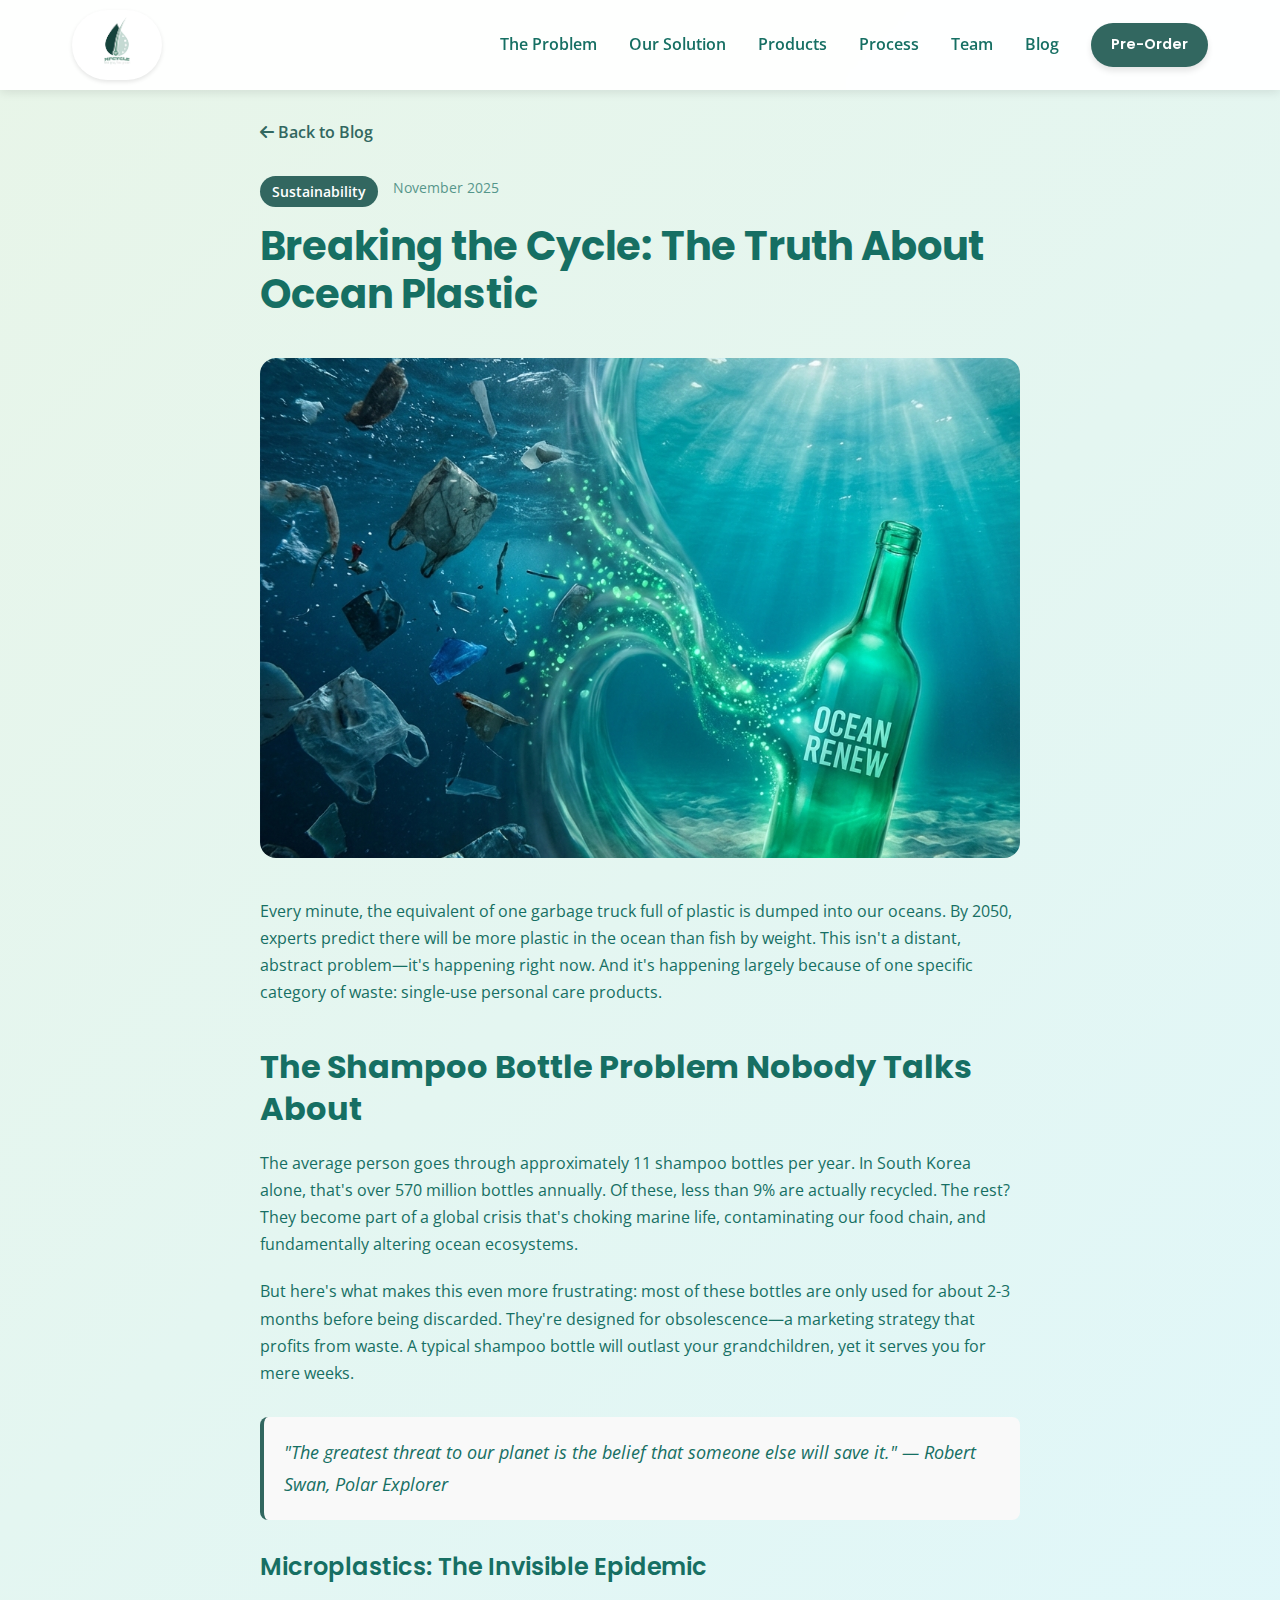
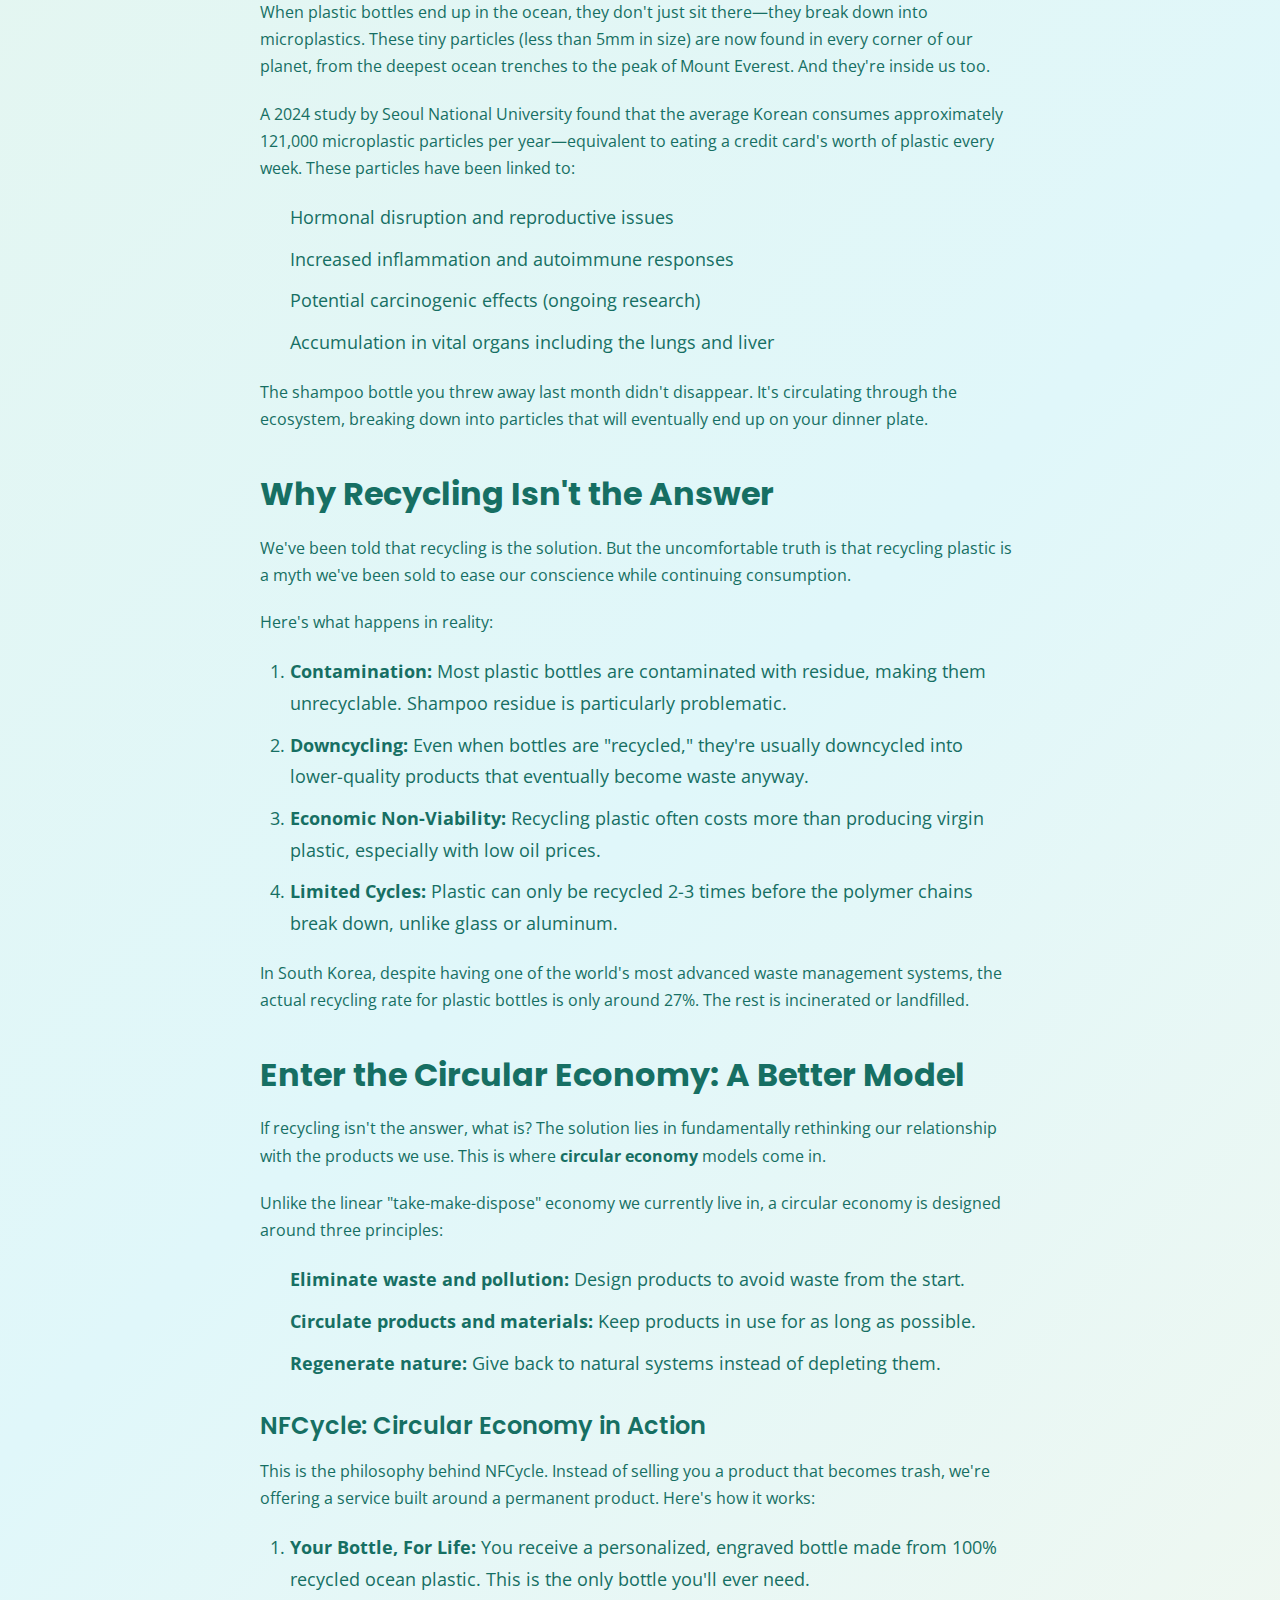
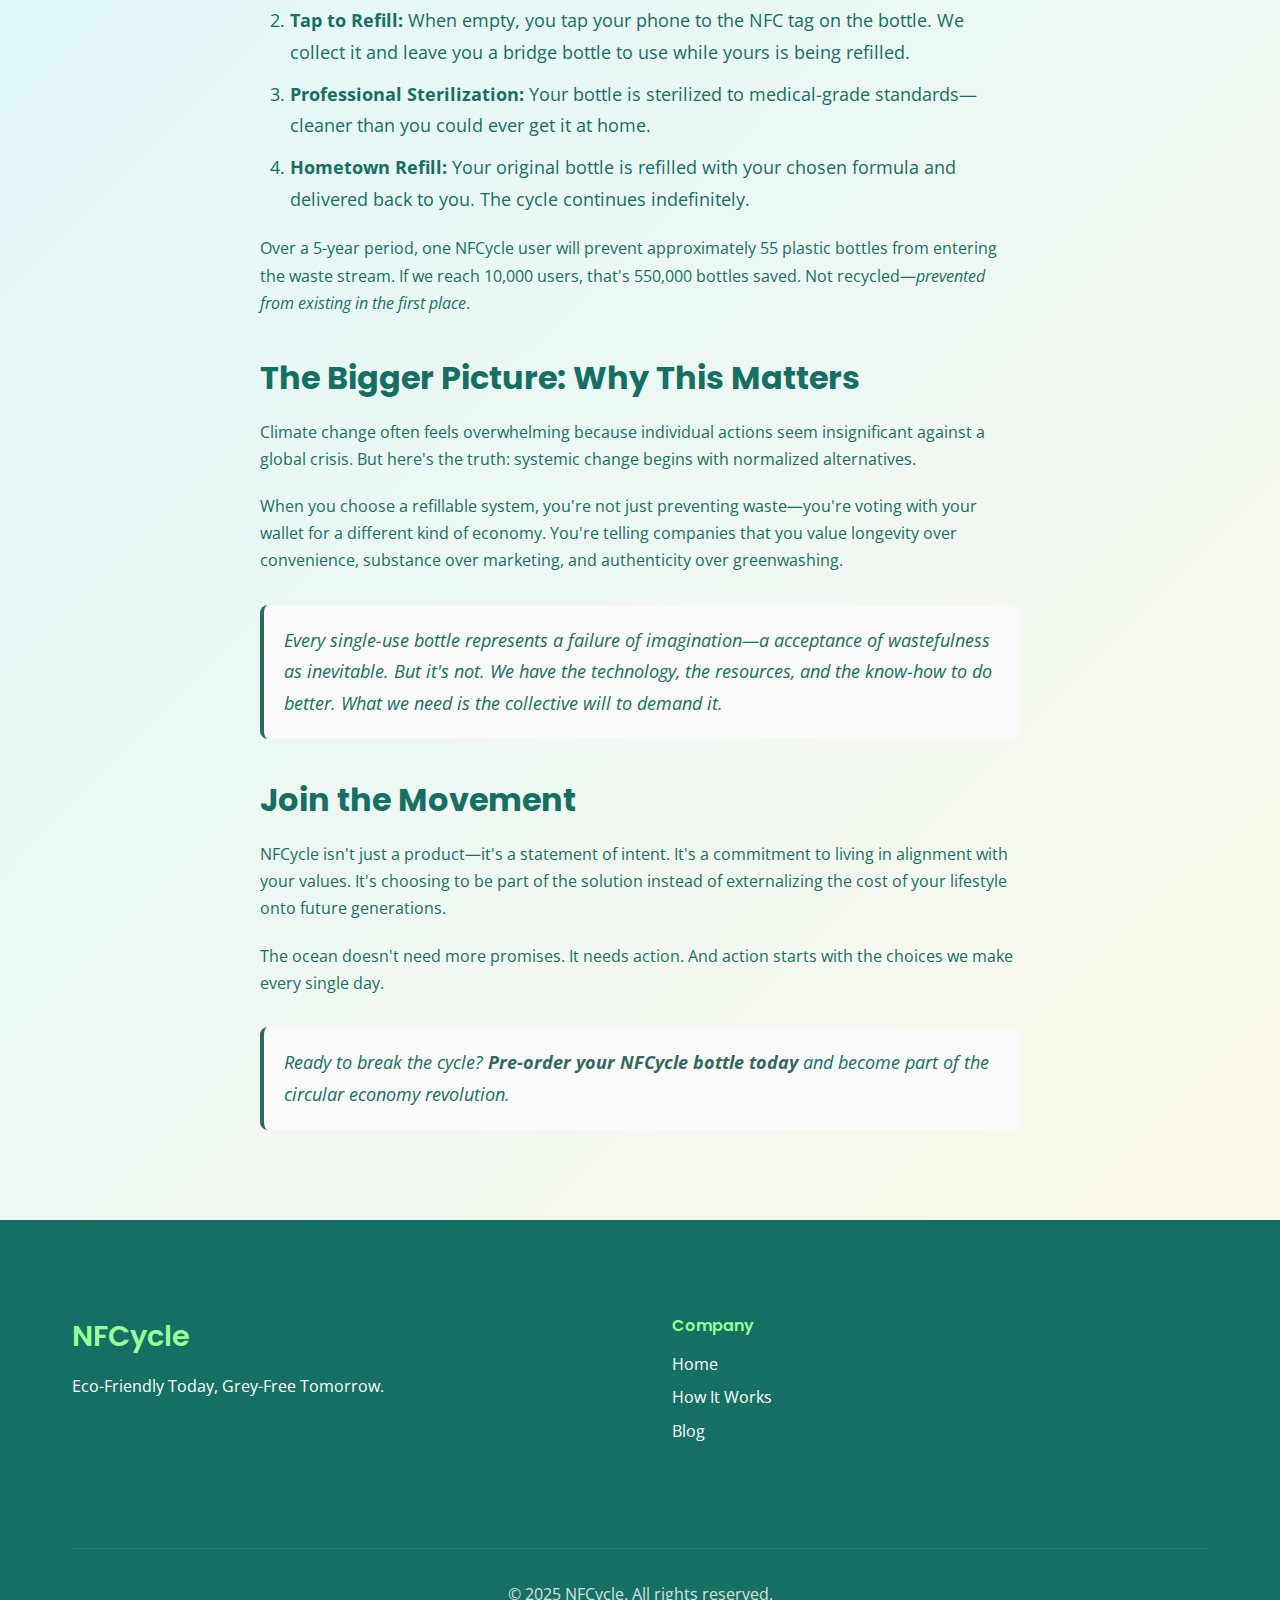
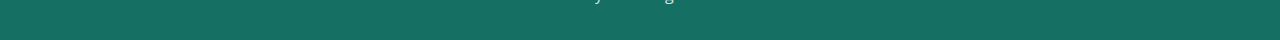
<file: pages/blog/ocean-plastic.html>
<!DOCTYPE html>
<html lang="en">

<head>
    <meta charset="UTF-8">
    <meta name="viewport" content="width=device-width, initial-scale=1.0">
    <title>Breaking the Cycle: The Truth About Ocean Plastic | NFCycle Blog</title>
    <link rel="icon" type="image/png" href="../../assets/images/logo.png">
    <meta name="description"
        content="An in-depth look at how single-use plastics are destroying our oceans and how circular economy models are creating real solutions.">
    <link rel="preconnect" href="https://fonts.googleapis.com">
    <link rel="preconnect" href="https://fonts.gstatic.com" crossorigin>
    <link
        href="https://fonts.googleapis.com/css2?family=Open+Sans:wght@400;600&family=Poppins:wght@500;600;700&display=swap"
        rel="stylesheet">
    <link rel="stylesheet" href="https://cdnjs.cloudflare.com/ajax/libs/font-awesome/6.4.0/css/all.min.css">
    <link href="https://unpkg.com/aos@2.3.1/dist/aos.css" rel="stylesheet">
    <link rel="stylesheet" href="../../style.css">
</head>

<body>

    <!-- Header -->
    <header class="scrolled">
        <div class="container">
            <nav>
                <a href="../../index.html" class="logo">
                    <img src="../../assets/images/logo.png" alt="NFCycle Logo" style="height: 60px;">
                </a>
                <div class="nav-links" id="navLinks">
                    <a href="../../index.html#problem">The Problem</a>
                    <a href="../../index.html#solution">Our Solution</a>
                    <a href="../../index.html#products">Products</a>
                    <a href="../../index.html#process">Process</a>
                    <a href="../../index.html#team">Team</a>
                    <a href="../../blog.html">Blog</a>
                    <a href="../../index.html#preorder" class="btn btn-sm">Pre-Order</a>
                </div>
                <div class="hamburger" id="hamburger">
                    <i class="fas fa-bars"></i>
                </div>
            </nav>
        </div>
    </header>

    <!-- Blog Article -->
    <article class="blog-article" style="padding-top: 120px;">
        <a href="../../blog.html" class="blog-back-link"><i class="fas fa-arrow-left"></i> Back to Blog</a>

        <div class="blog-article-header">
            <div class="blog-meta">
                <span class="blog-category">Sustainability</span>
                <span class="blog-date">November 2025</span>
            </div>
            <h1>Breaking the Cycle: The Truth About Ocean Plastic</h1>
        </div>

        <img src="../../assets/images/blog/ocean-plastic.png" alt="Breaking the Cycle: The Truth About Ocean Plastic"
            class="blog-article-hero">

        <div class="blog-article-content">
            <p>Every minute, the equivalent of one garbage truck full of plastic is dumped into our oceans. By 2050,
                experts predict there will be more plastic in the ocean than fish by weight. This isn't a distant,
                abstract problem—it's happening right now. And it's happening largely because of one specific category
                of waste: single-use personal care products.</p>

            <h2>The Shampoo Bottle Problem Nobody Talks About</h2>
            <p>The average person goes through approximately 11 shampoo bottles per year. In South Korea alone, that's
                over 570 million bottles annually. Of these, less than 9% are actually recycled. The rest? They become
                part of a global crisis that's choking marine life, contaminating our food chain, and fundamentally
                altering ocean ecosystems.</p>

            <p>But here's what makes this even more frustrating: most of these bottles are only used for about 2-3
                months before being discarded. They're designed for obsolescence—a marketing strategy that profits from
                waste. A typical shampoo bottle will outlast your grandchildren, yet it serves you for mere weeks.</p>

            <blockquote>
                "The greatest threat to our planet is the belief that someone else will save it." — Robert Swan, Polar
                Explorer
            </blockquote>

            <h3>Microplastics: The Invisible Epidemic</h3>
            <p>When plastic bottles end up in the ocean, they don't just sit there—they break down into microplastics.
                These tiny particles (less than 5mm in size) are now found in every corner of our planet, from the
                deepest ocean trenches to the peak of Mount Everest. And they're inside us too.</p>

            <p>A 2024 study by Seoul National University found that the average Korean consumes approximately 121,000
                microplastic particles per year—equivalent to eating a credit card's worth of plastic every week. These
                particles have been linked to:</p>

            <ul>
                <li>Hormonal disruption and reproductive issues</li>
                <li>Increased inflammation and autoimmune responses</li>
                <li>Potential carcinogenic effects (ongoing research)</li>
                <li>Accumulation in vital organs including the lungs and liver</li>
            </ul>

            <p>The shampoo bottle you threw away last month didn't disappear. It's circulating through the ecosystem,
                breaking down into particles that will eventually end up on your dinner plate.</p>

            <h2>Why Recycling Isn't the Answer</h2>
            <p>We've been told that recycling is the solution. But the uncomfortable truth is that recycling plastic is
                a myth we've been sold to ease our conscience while continuing consumption.</p>

            <p>Here's what happens in reality:</p>

            <ol>
                <li><strong>Contamination:</strong> Most plastic bottles are contaminated with residue, making them
                    unrecyclable. Shampoo residue is particularly problematic.</li>
                <li><strong>Downcycling:</strong> Even when bottles are "recycled," they're usually downcycled into
                    lower-quality products that eventually become waste anyway.</li>
                <li><strong>Economic Non-Viability:</strong> Recycling plastic often costs more than producing virgin
                    plastic, especially with low oil prices.</li>
                <li><strong>Limited Cycles:</strong> Plastic can only be recycled 2-3 times before the polymer chains
                    break down, unlike glass or aluminum.</li>
            </ol>

            <p>In South Korea, despite having one of the world's most advanced waste management systems, the actual
                recycling rate for plastic bottles is only around 27%. The rest is incinerated or landfilled.</p>

            <h2>Enter the Circular Economy: A Better Model</h2>
            <p>If recycling isn't the answer, what is? The solution lies in fundamentally rethinking our relationship
                with the products we use. This is where <strong>circular economy</strong> models come in.</p>

            <p>Unlike the linear "take-make-dispose" economy we currently live in, a circular economy is designed around
                three principles:</p>

            <ul>
                <li><strong>Eliminate waste and pollution:</strong> Design products to avoid waste from the start.</li>
                <li><strong>Circulate products and materials:</strong> Keep products in use for as long as possible.
                </li>
                <li><strong>Regenerate nature:</strong> Give back to natural systems instead of depleting them.</li>
            </ul>

            <h3>NFCycle: Circular Economy in Action</h3>
            <p>This is the philosophy behind NFCycle. Instead of selling you a product that becomes trash, we're
                offering a service built around a permanent product. Here's how it works:</p>

            <ol>
                <li><strong>Your Bottle, For Life:</strong> You receive a personalized, engraved bottle made from 100%
                    recycled ocean plastic. This is the only bottle you'll ever need.</li>
                <li><strong>Tap to Refill:</strong> When empty, you tap your phone to the NFC tag on the bottle. We
                    collect it and leave you a bridge bottle to use while yours is being refilled.</li>
                <li><strong>Professional Sterilization:</strong> Your bottle is sterilized to medical-grade
                    standards—cleaner than you could ever get it at home.</li>
                <li><strong>Hometown Refill:</strong> Your original bottle is refilled with your chosen formula and
                    delivered back to you. The cycle continues indefinitely.</li>
            </ol>

            <p>Over a 5-year period, one NFCycle user will prevent approximately 55 plastic bottles from entering the
                waste stream. If we reach 10,000 users, that's 550,000 bottles saved. Not recycled—<em>prevented from
                    existing in the first place</em>.</p>

            <h2>The Bigger Picture: Why This Matters</h2>
            <p>Climate change often feels overwhelming because individual actions seem insignificant against a global
                crisis. But here's the truth: systemic change begins with normalized alternatives.</p>

            <p>When you choose a refillable system, you're not just preventing waste—you're voting with your wallet for
                a different kind of economy. You're telling companies that you value longevity over convenience,
                substance over marketing, and authenticity over greenwashing.</p>

            <blockquote>
                Every single-use bottle represents a failure of imagination—a acceptance of wastefulness as inevitable.
                But it's not. We have the technology, the resources, and the know-how to do better. What we need is the
                collective will to demand it.
            </blockquote>

            <h2>Join the Movement</h2>
            <p>NFCycle isn't just a product—it's a statement of intent. It's a commitment to living in alignment with
                your values. It's choosing to be part of the solution instead of externalizing the cost of your
                lifestyle onto future generations.</p>

            <p>The ocean doesn't need more promises. It needs action. And action starts with the choices we make every
                single day.</p>

            <blockquote>
                Ready to break the cycle? <a href="../../index.html#preorder"
                    style="color: var(--color-primary); font-weight: 700;">Pre-order your NFCycle bottle today</a> and
                become part of the circular economy revolution.
            </blockquote>
        </div>
    </article>

    <!-- Footer -->
    <footer>
        <div class="container">
            <div class="footer-content">
                <div class="footer-brand">
                    <h3>NFCycle</h3>
                    <p>Eco-Friendly Today, Grey-Free Tomorrow.</p>
                </div>
                <div class="footer-links">
                    <h4>Company</h4>
                    <ul>
                        <li><a href="../../index.html">Home</a></li>
                        <li><a href="how-it-works.html">How It Works</a></li>
                        <li><a href="../../blog.html">Blog</a></li>
                    </ul>
                </div>
            </div>
            <div class="footer-bottom">
                <p>&copy; 2025 NFCycle. All rights reserved.</p>
            </div>
        </div>
    </footer>

    <script src="https://unpkg.com/aos@2.3.1/dist/aos.js"></script>
    <script>
        AOS.init({ duration: 800, once: true });

        // Mobile menu
        document.getElementById('hamburger').addEventListener('click', () => {
            document.getElementById('navLinks').classList.toggle('active');
        });
    </script>
</body>

</html>
</file>
<file: style.css>
/* NFCycle Design System */
:root {
    /* Color Palette - Updated */
    --color-sage: hsl(156, 32%, 61%);
    /* Light Sage */
    --color-dark-green: hsl(172, 67%, 26%);
    /* Deep Green */
    --color-primary: hsl(173, 34%, 30%);
    /* Muted Teal/Green */

    /* Mapped Colors */
    --color-mint: #98FF98;
    /* Keeping as accent if needed, or replace */
    --color-pale-jade: #A0D6B4;
    --color-cream: #F5F5DC;
    --color-lilac: #C8A2C8;
    --color-soft-purple: #D8BFD8;

    --color-text-dark: var(--color-dark-green);
    --color-text-light: #FFFFFF;
    --color-white: #FFFFFF;
    --color-light-gray: #F9F9F9;

    /* Fonts */
    --font-heading: 'Poppins', sans-serif;
    --font-body: 'Open Sans', sans-serif;

    /* Spacing */
    --spacing-xs: 0.5rem;
    --spacing-sm: 1rem;
    --spacing-md: 2rem;
    --spacing-lg: 4rem;
    --spacing-xl: 6rem;

    /* Border Radius */
    --radius-sm: 4px;
    --radius-md: 8px;
    --radius-lg: 16px;
    --radius-full: 9999px;

    /* Shadows */
    --shadow-sm: 0 2px 4px rgba(0, 0, 0, 0.1);
    --shadow-md: 0 4px 6px rgba(0, 0, 0, 0.1);
    --shadow-lg: 0 10px 15px rgba(0, 0, 0, 0.1);
    --shadow-hover: 0 10px 25px rgba(22, 111, 102, 0.4);
    /* Updated shadow color */
}

/* Reset & Base Styles */
* {
    margin: 0;
    padding: 0;
    box-sizing: border-box;
}

html {
    scroll-behavior: smooth;
}

body {
    font-family: var(--font-body);
    color: var(--color-text-dark);
    background: linear-gradient(135deg, #E8F5E8 0%, #E0F7FA 50%, #FFF8E7 100%);
    line-height: 1.6;
    overflow-x: hidden;
    min-height: 100vh;
}

/* Floating Leaves Animation */
@keyframes float {
    0% {
        transform: translateY(100vh) rotate(0deg);
        opacity: 0;
    }

    10% {
        opacity: 0.3;
    }

    90% {
        opacity: 0.3;
    }

    100% {
        transform: translateY(-100px) rotate(360deg);
        opacity: 0;
    }
}

/* Typography Hierarchy */
h1 {
    font-family: var(--font-heading);
    font-size: 3.5rem;
    font-weight: 700;
    line-height: 1.2;
    margin-bottom: var(--spacing-sm);
    color: var(--color-dark-green);
}

h2 {
    font-family: var(--font-heading);
    font-size: 2.5rem;
    font-weight: 700;
    line-height: 1.3;
    margin-bottom: var(--spacing-sm);
    color: var(--color-dark-green);
}

h3 {
    font-family: var(--font-heading);
    font-size: 1.8rem;
    font-weight: 600;
    line-height: 1.4;
    margin-bottom: var(--spacing-sm);
    color: var(--color-dark-green);
}

h4,
h5,
h6 {
    font-family: var(--font-heading);
    font-weight: 600;
    line-height: 1.2;
    margin-bottom: var(--spacing-sm);
    color: var(--color-dark-green);
}

p {
    font-size: 1rem;
    line-height: 1.7;
}

a {
    text-decoration: none;
    color: inherit;
    transition: color 0.3s ease;
}

ul {
    list-style: none;
}

img {
    max-width: 100%;
    height: auto;
    display: block;
}

/* Utilities */
.container {
    max-width: 1200px;
    margin: 0 auto;
    padding: 0 var(--spacing-md);
}

.btn {
    display: inline-block;
    padding: 12px 32px;
    background-color: var(--color-primary);
    color: var(--color-white);
    font-family: var(--font-heading);
    font-weight: 500;
    border-radius: var(--radius-full);
    border: none;
    cursor: pointer;
    transition: all 0.3s ease;
    box-shadow: var(--shadow-md);
}

.btn:hover {
    transform: translateY(-2px);
    box-shadow: var(--shadow-hover);
    background-color: var(--color-dark-green);
}

.section-padding {
    padding: var(--spacing-xl) 0;
}

.text-center {
    text-align: center;
}

.grid {
    display: grid;
    gap: var(--spacing-md);
    grid-template-columns: repeat(auto-fit, minmax(280px, 1fr));
}

/* Header */
header {
    position: fixed;
    top: 0;
    left: 0;
    width: 100%;
    background-color: transparent;
    z-index: 1000;
    padding: var(--spacing-sm) 0;
    transition: all 0.3s ease;
}

header.scrolled {
    background-color: rgba(255, 255, 255, 0.95);
    backdrop-filter: blur(10px);
    box-shadow: 0 2px 10px rgba(0, 0, 0, 0.1);
    padding: 10px 0;
}

nav {
    display: flex;
    justify-content: space-between;
    align-items: center;
}

.logo {
    display: flex;
    align-items: center;
    background: white;
    padding: 5px 15px;
    border-radius: 50px;
    box-shadow: var(--shadow-sm);
}

.logo img {
    height: 50px;
    width: auto;
}

.nav-links {
    display: flex;
    gap: var(--spacing-md);
    align-items: center;
}

.nav-links a {
    font-weight: 600;
    color: var(--color-text-dark);
    position: relative;
    transition: color 0.3s ease;
}

header.scrolled .nav-links a {
    color: var(--color-text-dark);
    text-shadow: none;
}

header.scrolled .nav-links a.btn {
    color: var(--color-white);
}

.nav-links a:hover {
    color: var(--color-mint);
}

header.scrolled .nav-links a:hover {
    color: var(--color-primary);
}

.nav-links a.active {
    color: var(--color-mint);
    font-weight: 700;
}

header.scrolled .nav-links a.active {
    color: var(--color-primary);
}

.nav-links a::after {
    content: '';
    position: absolute;
    width: 0;
    height: 2px;
    bottom: -4px;
    left: 0;
    background-color: var(--color-mint);
    transition: width 0.3s ease;
}

header.scrolled .nav-links a::after {
    background-color: var(--color-primary);
}

.nav-links a:hover::after {
    width: 100%;
}

/* Hamburger Menu */
.hamburger {
    display: none;
    cursor: pointer;
    font-size: 1.5rem;
    color: var(--color-dark-green);
}

/* Icon Styles */
.icon i,
.problem-icon i {
    color: var(--color-primary);
}

.hero-image-container {
    position: absolute;
    top: 0;
    left: 0;
    width: 100%;
    height: 100%;
    z-index: -1;
}

.hero-bg-image {
    width: 100%;
    height: 100%;
    object-fit: cover;
    filter: brightness(0.85);
    /* Slightly darken for text readability */
}

.hero-content {
    position: absolute;
    bottom: 10px;
    left: 0;
    width: 100%;
    z-index: 1;
    pointer-events: none;
    /* Allow clicking through the container */
}

.hero-text {
    max-width: 100%;
    margin: 0;
    padding: 0;
    background: transparent;
    /* Remove background */
    backdrop-filter: none;
    /* Remove blur */
    border: none;
    /* Remove border */
    box-shadow: none;
    /* Remove shadow */
    pointer-events: auto;
    /* Re-enable pointer events for buttons */
    border-radius: var(--radius-lg);
    color: var(--color-white);
    text-align: left;
}

.hero-buttons {
    display: flex;
    gap: 15px;
    justify-content: flex-start;
    /* Align to left */
    padding-left: var(--spacing-md);
    /* Add left padding to align with container */
}

@media (max-width: 768px) {
    .hero-text {
        margin: 0 auto;
        text-align: center;
        padding: 30px 20px;
    }

    .hero-btns {
        justify-content: center;
    }
}

.hero-text h1 {
    font-size: 4rem;
    margin-bottom: 10px;
    color: var(--color-white);
    text-shadow: 0 2px 4px rgba(0, 0, 0, 0.2);
}

.hero-text .slogan {
    font-size: 1.5rem;
    color: var(--color-mint);
    /* Bright accent */
    font-weight: 600;
    margin-bottom: var(--spacing-md);
    text-shadow: 0 1px 2px rgba(0, 0, 0, 0.3);
}

.hero-text .hero-desc {
    font-size: 1.1rem;
    margin-bottom: var(--spacing-md);
    color: #f0f0f0;
}

/* Problem Section */
.problem {
    background-color: var(--color-white);
}

.problem-grid {
    grid-template-columns: repeat(auto-fit, minmax(250px, 1fr));
    margin-top: var(--spacing-lg);
}

.problem-card {
    text-align: center;
    padding: var(--spacing-md);
    border-radius: var(--radius-md);
    transition: transform 0.3s ease;
}

.problem-card:hover {
    transform: translateY(-5px);
}

.problem-icon {
    font-size: 3rem;
    margin-bottom: var(--spacing-sm);
}

/* Solution Section */
.solution {
    background-color: #f0f9f0;
    /* Soft mint tint */
}

.solution-content {
    display: grid;
    grid-template-columns: 1fr 1fr;
    align-items: center;
    gap: var(--spacing-lg);
}

.solution-list li {
    display: flex;
    align-items: center;
    gap: var(--spacing-sm);
    margin-bottom: var(--spacing-sm);
    font-size: 1.1rem;
}

/* Process Section */
.process {
    background-color: var(--color-white);
}

.process-steps {
    display: grid;
    grid-template-columns: repeat(4, 1fr);
    gap: var(--spacing-md);
    margin-top: var(--spacing-lg);
    position: relative;
}

.step-card {
    text-align: center;
    padding: var(--spacing-md);
    background: var(--color-light-gray);
    border-radius: var(--radius-md);
}

.step-number {
    background-color: var(--color-primary);
    color: white;
    width: 40px;
    height: 40px;
    border-radius: 50%;
    display: flex;
    align-items: center;
    justify-content: center;
    font-weight: bold;
    margin: 0 auto var(--spacing-sm);
}

/* Impact Section */
.impact-section {
    background-color: var(--color-dark-green);
    color: var(--color-white);
    padding: var(--spacing-xl) 0;
    position: relative;
    overflow: hidden;
}

.impact-section h2 {
    color: var(--color-white);
    margin-bottom: var(--spacing-lg);
}

.impact-grid {
    display: grid;
    grid-template-columns: repeat(auto-fit, minmax(250px, 1fr));
    gap: 30px;
    margin-top: 40px;
}

.impact-card {
    background: rgba(255, 255, 255, 0.1);
    backdrop-filter: blur(10px);
    padding: 40px 20px;
    border-radius: var(--radius-lg);
    border: 1px solid rgba(255, 255, 255, 0.2);
    transition: transform 0.3s ease;
}

.impact-card:hover {
    transform: translateY(-10px);
    background: rgba(255, 255, 255, 0.15);
}

.impact-card i {
    color: var(--color-mint);
    margin-bottom: 20px;
}

.impact-card h3 {
    font-size: 3rem;
    font-weight: 800;
    margin-bottom: 10px;
    color: var(--color-white);
}

.impact-card p {
    font-size: 1.2rem;
    opacity: 0.9;
}

/* Products Section - Grid Layout */
.products {
    background-color: var(--color-white);
}

.products .container {
    max-width: 1200px;
}

.products-grid .product-item {
    display: flex;
    flex-direction: column;
    background: var(--color-white);
    border-radius: var(--radius-lg);
    overflow: hidden;
    box-shadow: var(--shadow-md);
    transition: all 0.3s ease;
    height: 100%;
}

.products-grid {
    display: grid;
    grid-template-columns: repeat(auto-fit, minmax(320px, 1fr));
    gap: 30px;
    margin-top: 40px;
}

.product-item:hover {
    transform: translateY(-5px);
    box-shadow: var(--shadow-lg);
}

.product-image {
    width: 100%;
    height: 300px;
    overflow: hidden;
}

.product-image.auto-height {
    height: auto;
    min-height: 300px;
}

.product-image img {
    width: 100%;
    height: 100%;
    object-fit: cover;
}

.product-info {
    padding: 30px;
    flex: 1;
    display: flex;
    flex-direction: column;
}

.product-info h3 {
    font-size: 1.8rem;
    font-weight: 700;
    margin-bottom: 10px;
}

.product-info .subhead {
    color: var(--color-primary);
    font-weight: 600;
    margin-bottom: 15px;
    font-size: 1.1rem;
}

.product-info p {
    margin-bottom: 20px;
    flex: 1;
}

.product-info .btn {
    margin-top: auto;
    align-self: flex-start;
}

.product-details {
    margin: var(--spacing-md) 0;
    background: var(--color-light-gray);
    padding: var(--spacing-md);
    border-radius: var(--radius-md);
}

.product-details li {
    margin-bottom: 8px;
}

/* Impact Section */
.impact {
    background-color: var(--color-primary);
    color: var(--color-white);
}

.impact h2 {
    color: var(--color-white);
}

.impact-grid {
    grid-template-columns: repeat(3, 1fr);
    gap: var(--spacing-md);
    margin-top: var(--spacing-lg);
}

.impact-card {
    background: rgba(255, 255, 255, 0.1);
    padding: var(--spacing-md);
    border-radius: var(--radius-md);
    text-align: center;
    backdrop-filter: blur(5px);
}

/* Team Section */
#team .grid {
    display: flex;
    flex-wrap: wrap;
    justify-content: center;
    gap: 30px;
    margin-top: 50px;
}

.team-member {
    flex: 0 1 250px;
    /* Base width 250px, can shrink */
    text-align: center;
    padding: 30px 20px;
    background: var(--color-white);
    border-radius: var(--radius-lg);
    box-shadow: 0 10px 30px rgba(0, 0, 0, 0.05);
    transition: all 0.3s ease;
    position: relative;
    overflow: hidden;
    border: 1px solid rgba(0, 0, 0, 0.05);
}

.team-member:hover {
    transform: translateY(-10px);
    box-shadow: 0 20px 40px rgba(46, 139, 87, 0.15);
    border-color: var(--color-primary);
}

.team-member img {
    width: 120px;
    height: 120px;
    border-radius: 50%;
    margin: 0 auto 20px;
    border: 4px solid #f0f9f0;
    object-fit: cover;
    object-position: center 20% !important;
    background-color: #f0f9f0;
    transition: transform 0.3s ease;
}

.team-member:hover img {
    transform: scale(1.05);
    border-color: var(--color-primary);
}

.team-member h3 {
    font-size: 1.1rem;
    font-weight: 700;
    margin-bottom: 5px;
    color: var(--color-dark-green);
    min-height: 2.4em;
    /* Ensure consistent height for names */
    display: flex;
    align-items: center;
    justify-content: center;
}

.team-member .role {
    font-size: 0.85rem;
    font-weight: 600;
    color: var(--color-primary);
    margin-bottom: 15px;
    text-transform: uppercase;
    letter-spacing: 1px;
    display: block;
}

.team-social {
    display: flex;
    justify-content: center;
    gap: 15px;
    opacity: 0;
    transform: translateY(10px);
    transition: all 0.3s ease;
}

.team-member:hover .team-social {
    opacity: 1;
    transform: translateY(0);
}

.team-social a {
    color: #555;
    font-size: 1.1rem;
    transition: color 0.2s;
}

.team-social a:hover {
    color: var(--color-primary);
}

.team {
    background-color: var(--color-light-gray);
}

/* Footer */
footer {
    background-color: var(--color-dark-green);
    color: var(--color-white);
    padding: var(--spacing-xl) 0 var(--spacing-md);
}

.footer-content {
    display: grid;
    grid-template-columns: repeat(auto-fit, minmax(200px, 1fr));
    gap: var(--spacing-lg);
}

.footer-content h3,
.footer-content h4 {
    color: var(--color-mint);
    margin-bottom: var(--spacing-sm);
}

.footer-content ul li {
    margin-bottom: 8px;
}

.footer-content a:hover {
    color: var(--color-sage);
    text-decoration: underline;
}

.social-links {
    display: flex;
    gap: 15px;
}

.social-links a {
    font-size: 1.5rem;
    color: white;
    transition: color 0.3s ease;
}

.social-links a:hover {
    color: var(--color-mint);
}

.footer-bottom {
    margin-top: var(--spacing-xl);
    padding-top: var(--spacing-md);
    border-top: 1px solid rgba(255, 255, 255, 0.1);
    text-align: center;
    font-size: 0.9rem;
    opacity: 0.8;
}

/* Pre-order Form */
.preorder-form-container {
    background: var(--color-white);
    padding: var(--spacing-lg);
    border-radius: var(--radius-lg);
    box-shadow: var(--shadow-lg);
    max-width: 600px;
    margin: 0 auto;
}

.form-group {
    margin-bottom: var(--spacing-sm);
}

.form-group label {
    display: block;
    margin-bottom: 5px;
    font-weight: 500;
}

.form-group input,
.form-group select,
.form-group textarea {
    width: 100%;
    padding: 10px;
    border: 1px solid #ddd;
    border-radius: var(--radius-sm);
    font-family: var(--font-body);
    transition: border-color 0.3s ease, box-shadow 0.3s ease;
}

.form-group input:focus,
.form-group select:focus,
.form-group textarea:focus {
    outline: none;
    border-color: var(--color-primary);
    box-shadow: 0 0 0 3px rgba(79, 156, 144, 0.1);
}

.form-group input:invalid:not(:placeholder-shown) {
    border-color: #ef4444;
}

.form-group input:valid:not(:placeholder-shown) {
    border-color: #10b981;
}

/* Hero Section - Split Layout */
.hero {
    background-color: transparent;
    /* Transparent to show body gradient */
    min-height: 100vh;
    display: flex;
    align-items: center;
    position: relative;
    padding-top: 80px;
    /* Space for fixed header */
    overflow: hidden;
    /* Prevent scrollbars from 3D effects */
}

.hero::before,
.hero::after {
    content: '🍃';
    position: absolute;
    font-size: 24px;
    opacity: 0;
    animation: float 15s infinite linear;
    z-index: 0;
    pointer-events: none;
}

.hero::before {
    left: 10%;
    animation-delay: 0s;
}

.hero::after {
    left: 85%;
    animation-delay: 7s;
    font-size: 30px;
}

.hero-container {
    display: grid;
    grid-template-columns: 1fr 1.2fr;
    /* Give more space to video */
    gap: 40px;
    align-items: center;
    width: 100%;
    max-width: 1600px;
    /* Allow wider layout */
    margin: 0 auto;
}

.hero-text {
    padding-right: 20px;
    z-index: 2;
}

.hero h1 {
    font-size: 4rem;
    /* Larger, more impactful headline */
    margin-bottom: 25px;
    font-weight: 800;
    color: #1a3c34;
    /* Deep Forest Green for better contrast */
    line-height: 1.1;
    letter-spacing: -1px;
}

.hero p {
    font-size: 1.25rem;
    margin-bottom: 45px;
    color: #4a5568;
    /* Slate gray for readability */
    line-height: 1.7;
    max-width: 540px;
}

.hero-buttons {
    display: flex;
    gap: 20px;
    flex-wrap: wrap;
}

/* Updated Button Styles for Light Background */
.hero .btn-outline {
    border: 2px solid #1a3c34;
    color: #1a3c34;
    font-weight: 600;
}

.hero .btn-outline:hover {
    background: #1a3c34;
    color: white;
    transform: translateY(-3px);
    box-shadow: 0 10px 20px rgba(26, 60, 52, 0.15);
}

.hero .btn-primary {
    background-color: #2E8B57;
    box-shadow: 0 10px 25px rgba(46, 139, 87, 0.3);
    /* Softer, larger shadow */
}

.hero .btn-primary:hover {
    transform: translateY(-3px);
    box-shadow: 0 15px 30px rgba(46, 139, 87, 0.4);
}

/* Enhanced Video Section */
.hero-video {
    position: relative;
    border-radius: 40px;
    /* Softer corners */
    overflow: hidden;
    box-shadow: -20px 40px 80px rgba(0, 0, 0, 0.12);
    /* Deep, soft shadow */
    transition: all 0.5s cubic-bezier(0.23, 1, 0.32, 1);
    /* Smooth physics-like transition */
}

.hero-video:hover {
    transform: scale(1.02);
    /* "Pop" effect on hover */
    box-shadow: 0 30px 60px rgba(46, 139, 87, 0.2);
    /* Green glow on hover */
}

.hero-video-element {
    width: 100%;
    height: auto;
    display: block;
    border-radius: 30px;
    /* Inner radius */
}

/* Responsive Hero */
@media (max-width: 992px) {
    .hero-container {
        grid-template-columns: 1fr;
        text-align: center;
        gap: 50px;
        padding: 0 20px;
    }

    .hero-text {
        padding-right: 0;
        margin-bottom: 20px;
    }

    .hero h1 {
        font-size: 3rem;
    }

    .hero p {
        margin-left: auto;
        margin-right: auto;
    }

    .hero-buttons {
        justify-content: center;
    }

    .hero-video {
        transform: none;
        max-width: 100%;
        margin: 0 auto;
        padding: 5px;
    }

    .hero-video:hover {
        transform: scale(1.02);
    }
}

@media (max-width: 768px) {
    .hero {
        padding-top: 100px;
    }

    .hero h1 {
        font-size: 2.5rem;
    }
}

.badge-pill {
    background: rgba(255, 255, 255, 0.2);
    backdrop-filter: blur(5px);
    padding: 8px 20px;
    border-radius: 50px;
    display: inline-block;
    margin-bottom: 20px;
    font-weight: 600;
    border: 1px solid rgba(255, 255, 255, 0.3);
}

/* Buttons */
.btn {
    display: inline-block;
    padding: 15px 30px;
    border-radius: 50px;
    text-decoration: none;
    font-weight: 600;
    transition: all 0.3s ease;
    border: none;
    cursor: pointer;
}

.btn-primary {
    background-color: #2E8B57;
    /* SeaGreen - High Contrast */
    color: white;
    box-shadow: 0 4px 15px rgba(46, 139, 87, 0.4);
}

.btn-primary:hover {
    background-color: #246B43;
    transform: translateY(-2px);
    box-shadow: 0 6px 20px rgba(46, 139, 87, 0.6);
}

.btn-outline {
    background: transparent;
    border: 2px solid white;
    color: white;
}

.btn-outline:hover {
    background: white;
    color: var(--color-text-dark);
}

.btn-sm {
    padding: 10px 20px;
    font-size: 0.9rem;
}

.btn-block {
    display: block;
    width: 100%;
}

/* Enhanced Submit Button */
.btn-primary {
    position: relative;
    overflow: hidden;
}

.btn-primary::before {
    content: '';
    position: absolute;
    top: 50%;
    left: 50%;
    width: 0;
    height: 0;
    border-radius: 50%;
    background: rgba(255, 255, 255, 0.3);
    transform: translate(-50%, -50%);
    transition: width 0.6s, height 0.6s;
}

.btn-primary:hover::before {
    width: 300px;
    height: 300px;
}

/* FAQ Section */
.faq-item {
    background: white;
    padding: 20px;
    border-radius: 8px;
    margin-bottom: 15px;
    box-shadow: 0 2px 5px rgba(0, 0, 0, 0.05);
}

.faq-item h4 {
    color: var(--primary-color);
    margin-bottom: 10px;
}

/* Pre-Order Form Enhancements */
.pricing-box {
    background: #f0fdf4;
    border: 2px solid var(--primary-color);
    padding: 20px;
    border-radius: 10px;
    margin-bottom: 30px;
}

.old-price {
    text-decoration: line-through;
    color: #999;
    font-size: 1.2rem;
    margin-right: 10px;
}

.new-price {
    font-size: 2rem;
    font-weight: 700;
    color: var(--primary-color);
}

.discount-tag {
    background: #ff4757;
    color: white;
    padding: 2px 8px;
    border-radius: 4px;
    font-size: 0.8rem;
    vertical-align: middle;
    margin-left: 10px;
}

.shipping-note {
    margin-top: 10px;
    font-size: 0.9rem;
    color: #555;
}

/* NFC Demo */
.nfc-demo {
    background: linear-gradient(135deg, #f5f7fa 0%, #c3cfe2 100%);
    text-align: center;
}

.phone-mockup {
    width: 300px;
    height: 600px;
    background: #333;
    border-radius: 40px;
    margin: var(--spacing-md) auto;
    padding: 15px;
    position: relative;
    box-shadow: var(--shadow-xl);
}

.phone-screen {
    width: 100%;
    height: 100%;
    background: white;
    border-radius: 30px;
    overflow: hidden;
    position: relative;
}

.nfc-trigger {
    margin-top: var(--spacing-md);
    cursor: pointer;
    animation: pulse 2s infinite;
}

@keyframes pulse {
    0% {
        transform: scale(1);
    }

    50% {
        transform: scale(1.05);
    }

    100% {
        transform: scale(1);
    }
}

/* Responsive */
/* Mobile Menu */
.hamburger {
    display: none;
    font-size: 1.5rem;
    cursor: pointer;
    color: var(--text-color);
}

@media (max-width: 768px) {
    .hero h1 {
        font-size: 2.5rem;
    }

    .grid {
        grid-template-columns: 1fr !important;
    }

    .nav-links {
        position: fixed;
        top: 70px;
        right: -100%;
        background: white;
        width: 100%;
        height: calc(100vh - 70px);
        flex-direction: column;
        align-items: center;
        justify-content: center;
        transition: 0.3s;
        box-shadow: -2px 0 5px rgba(0, 0, 0, 0.1);
    }

    .nav-links.active {
        right: 0;
    }

    .hamburger {
        display: block;
    }

    .nav-links.active {
        right: 0;
    }

    .nav-links a {
        font-size: 1.2rem;
        margin: 1rem 0;
    }

    /* Mobile-specific form improvements */
    .radio-card {
        padding: 24px;
        min-height: 90px;
    }

    .radio-card input[type="radio"] {
        width: 28px;
        height: 28px;
        margin-right: 18px;
    }

    .btn-primary {
        padding: 18px 30px;
        font-size: 1.1rem;
    }
}

/* Product Selection Styles */
.product-selection {
    display: flex;
    flex-direction: column;
    gap: 12px;
}

.radio-card {
    display: flex;
    align-items: center;
    padding: 20px;
    border: 3px solid #e0e0e0;
    border-radius: var(--radius-md);
    cursor: pointer;
    transition: all 0.3s ease;
    background-color: #fff;
    min-height: 80px;
}

.radio-card:hover {
    border-color: var(--color-primary);
    background-color: #f0f9f0;
    transform: scale(1.02);
    box-shadow: 0 6px 12px rgba(0, 0, 0, 0.15);
}

.radio-card input[type="radio"] {
    margin-right: 15px;
    width: 24px;
    height: 24px;
    accent-color: var(--color-primary);
    cursor: pointer;
}

.card-content {
    display: flex;
    flex-direction: column;
    flex: 1;
}

.card-title {
    font-weight: 600;
    color: var(--color-dark-green);
    font-size: 1.1rem;
    margin-bottom: 4px;
}

.card-desc {
    font-size: 0.9rem;
    color: #666;
}

/* Highlight selected radio card */
.radio-card:has(input:checked) {
    border-color: var(--color-primary);
    background-color: #e6f2f1;
    box-shadow: 0 2px 5px rgba(0, 0, 0, 0.05);
}

/* Toast Notification System */
.toast {
    position: fixed;
    top: 100px;
    right: 20px;
    background: var(--color-primary);
    color: white;
    padding: 16px 24px;
    border-radius: var(--radius-md);
    box-shadow: 0 4px 12px rgba(0, 0, 0, 0.15);
    z-index: 9999;
    display: flex;
    align-items: center;
    gap: 12px;
    min-width: 300px;
    animation: slideIn 0.3s ease-out;
    opacity: 1;
    transition: opacity 0.3s ease;
}

.toast.hidden {
    display: none;
}

.toast.success {
    background: #10b981;
}

.toast.error {
    background: #ef4444;
}

.toast i {
    font-size: 1.5rem;
}

.toast-message {
    flex: 1;
    font-weight: 500;
}

@keyframes slideIn {
    from {
        transform: translateX(400px);
        opacity: 0;
    }

    to {
        transform: translateX(0);
        opacity: 1;
    }
}

@keyframes slideOut {
    from {
        transform: translateX(0);
        opacity: 1;
    }

    to {
        transform: translateX(400px);
        opacity: 0;
    }
}

/* Blog Styles */
.blog-grid {
    display: grid;
    grid-template-columns: repeat(auto-fit, minmax(350px, 1fr));
    gap: 40px;
    margin-top: 40px;
}

.blog-card {
    background: var(--color-white);
    border-radius: var(--radius-lg);
    overflow: hidden;
    box-shadow: var(--shadow-md);
    transition: transform 0.3s ease, box-shadow 0.3s ease;
}

.blog-card:hover {
    transform: translateY(-5px);
    box-shadow: var(--shadow-lg);
}

.blog-card-image {
    width: 100%;
    height: 250px;
    overflow: hidden;
}

.blog-card-image img {
    width: 100%;
    height: 100%;
    object-fit: cover;
    transition: transform 0.3s ease;
}

.blog-card:hover .blog-card-image img {
    transform: scale(1.05);
}

.blog-card-content {
    padding: 30px;
}

.blog-meta {
    display: flex;
    gap: 15px;
    margin-bottom: 15px;
    font-size: 0.9rem;
}

.blog-category {
    background: var(--color-primary);
    color: var(--color-white);
    padding: 4px 12px;
    border-radius: var(--radius-full);
    font-weight: 600;
}

.blog-date {
    color: var(--color-text-dark);
    opacity: 0.7;
}

.blog-card h2 {
    font-size: 1.5rem;
    margin-bottom: 15px;
    color: var(--color-dark-green);
}

.blog-card p {
    color: var(--color-text-dark);
    opacity: 0.8;
    line-height: 1.7;
    margin-bottom: 20px;
}

/* Blog Article Styles */
.blog-article {
    max-width: 800px;
    margin: 0 auto;
    padding: 60px 20px;
}

.blog-article-header {
    margin-bottom: 40px;
}

.blog-article-header h1 {
    font-size: 2.5rem;
    margin-bottom: 20px;
    line-height: 1.2;
}

.blog-article-hero {
    width: 100%;
    max-height: 500px;
    object-fit: cover;
    border-radius: var(--radius-lg);
    margin-bottom: 40px;
}

.blog-article-content {
    font-size: 1.1rem;
    line-height: 1.8;
    color: var(--color-text-dark);
}

.blog-article-content h2 {
    font-size: 2rem;
    margin-top: 40px;
    margin-bottom: 20px;
}

.blog-article-content h3 {
    font-size: 1.5rem;
    margin-top: 30px;
    margin-bottom: 15px;
}

.blog-article-content p {
    margin-bottom: 20px;
}

.blog-article-content ul,
.blog-article-content ol {
    margin: 20px 0;
    padding-left: 30px;
}

.blog-article-content li {
    margin-bottom: 10px;
    line-height: 1.8;
}

.blog-article-content blockquote {
    border-left: 4px solid var(--color-primary);
    padding-left: 20px;
    margin: 30px 0;
    font-style: italic;
    color: var(--color-dark-green);
    background: var(--color-light-gray);
    padding: 20px;
    border-radius: var(--radius-md);
}

.blog-back-link {
    display: inline-block;
    margin-bottom: 30px;
    color: var(--color-primary);
    text-decoration: none;
    font-weight: 600;
    transition: color 0.3s ease;
}

.blog-back-link:hover {
    color: var(--color-dark-green);
}

@media (max-width: 768px) {
    .blog-grid {
        grid-template-columns: 1fr;
    }

    .blog-article-header h1 {
        font-size: 2rem;
    }

    .blog-article-content {
        font-size: 1rem;
    }
}

/* Reduced Motion Preference */
@media (prefers-reduced-motion: reduce) {
    * {
        animation-duration: 0.01ms !important;
        animation-iteration-count: 1 !important;
        transition-duration: 0.01ms !important;
    }
}

/* Refill Modal Styles */
.modal-overlay {
    position: fixed;
    top: 0;
    left: 0;
    width: 100%;
    height: 100%;
    background: rgba(0, 0, 0, 0.5);
    display: flex;
    justify-content: center;
    align-items: center;
    z-index: 1000;
    opacity: 0;
    visibility: hidden;
    transition: all 0.3s ease;
    backdrop-filter: blur(5px);
}

.modal-overlay.active {
    opacity: 1;
    visibility: visible;
}

.modal-content {
    background: white;
    width: 90%;
    max-width: 500px;
    border-radius: 20px;
    padding: 30px;
    box-shadow: 0 20px 50px rgba(0, 0, 0, 0.2);
    transform: translateY(20px);
    transition: all 0.3s ease;
    position: relative;
}

.modal-overlay.active .modal-content {
    transform: translateY(0);
}

.modal-header {
    display: flex;
    justify-content: space-between;
    align-items: center;
    margin-bottom: 20px;
}

.modal-header h2 {
    margin: 0;
    font-size: 1.5rem;
    color: #2F4F4F;
}

.close-modal {
    background: none;
    border: none;
    font-size: 1.5rem;
    color: #888;
    cursor: pointer;
    transition: color 0.3s;
}

.close-modal:hover {
    color: #333;
}

.refill-option {
    border: 2px solid #eee;
    border-radius: 10px;
    padding: 15px;
    margin-bottom: 15px;
    cursor: pointer;
    transition: all 0.3s;
    display: flex;
    align-items: center;
    gap: 15px;
}

.refill-option:hover {
    border-color: var(--color-primary);
    background: #f0f9f0;
}

.refill-option.selected {
    border-color: var(--color-primary);
    background: #e8f5e9;
    box-shadow: 0 5px 15px rgba(46, 139, 87, 0.1);
}

.option-radio {
    width: 20px;
    height: 20px;
    border: 2px solid #ccc;
    border-radius: 50%;
    display: flex;
    justify-content: center;
    align-items: center;
}

.refill-option.selected .option-radio::after {
    content: '';
    width: 10px;
    height: 10px;
    background: var(--color-primary);
    border-radius: 50%;
}

.option-details h4 {
    margin: 0 0 5px;
    color: #333;
}

.option-details p {
    margin: 0;
    font-size: 0.9rem;
    color: #666;
}

.modal-footer {
    margin-top: 25px;
    display: flex;
    justify-content: flex-end;
    gap: 10px;
}
</file>
